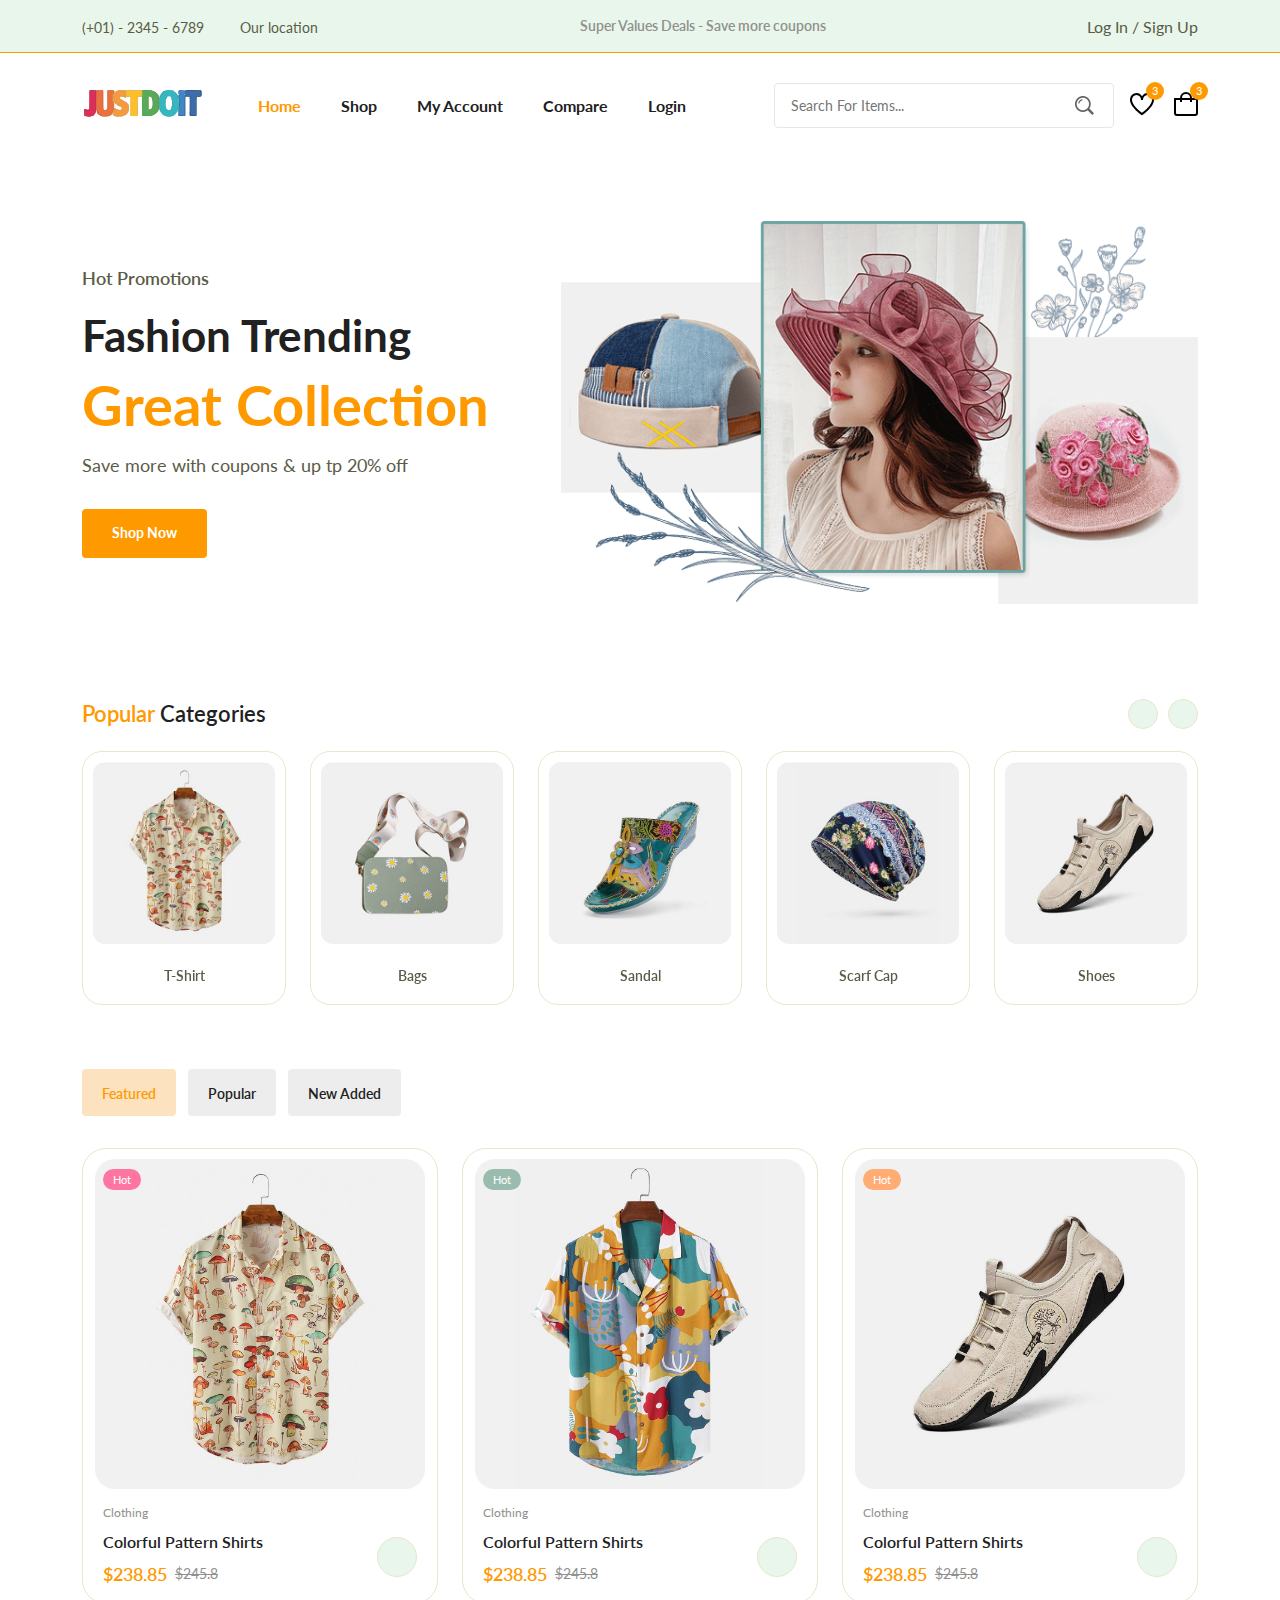
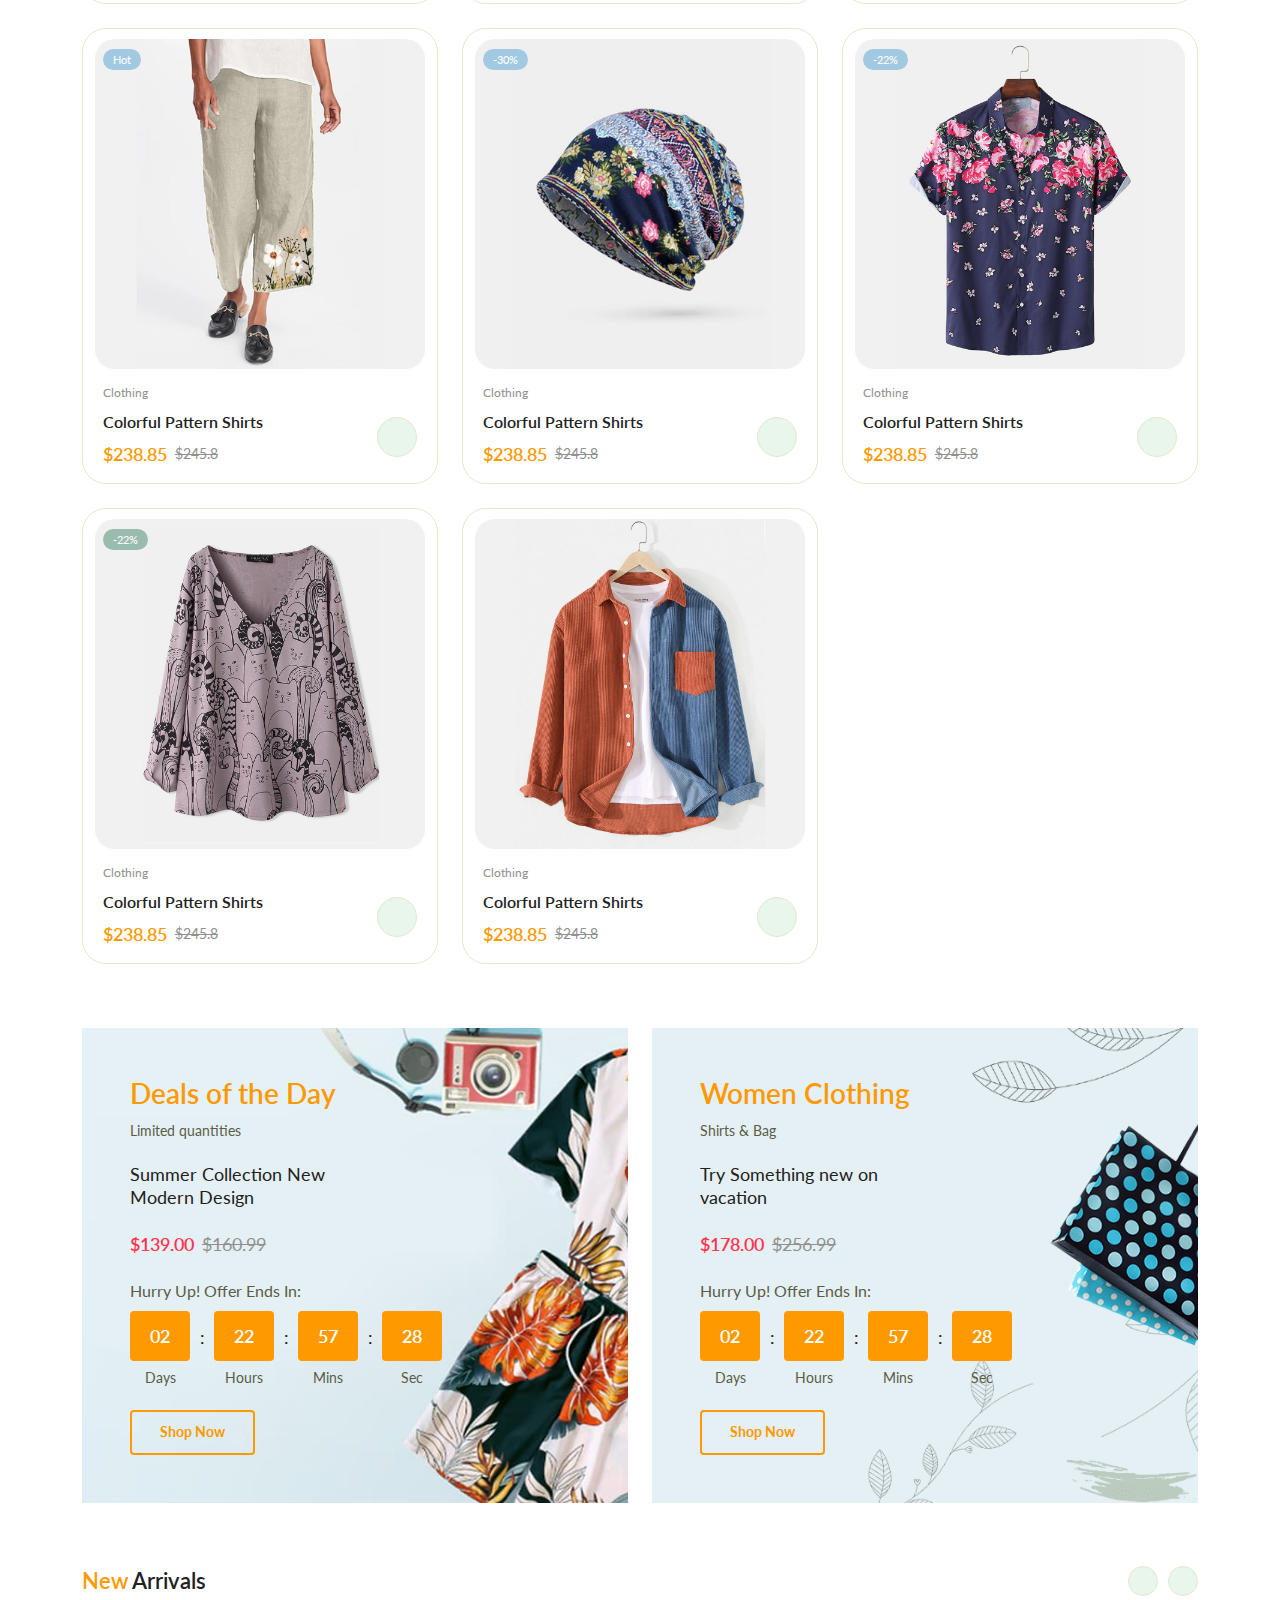
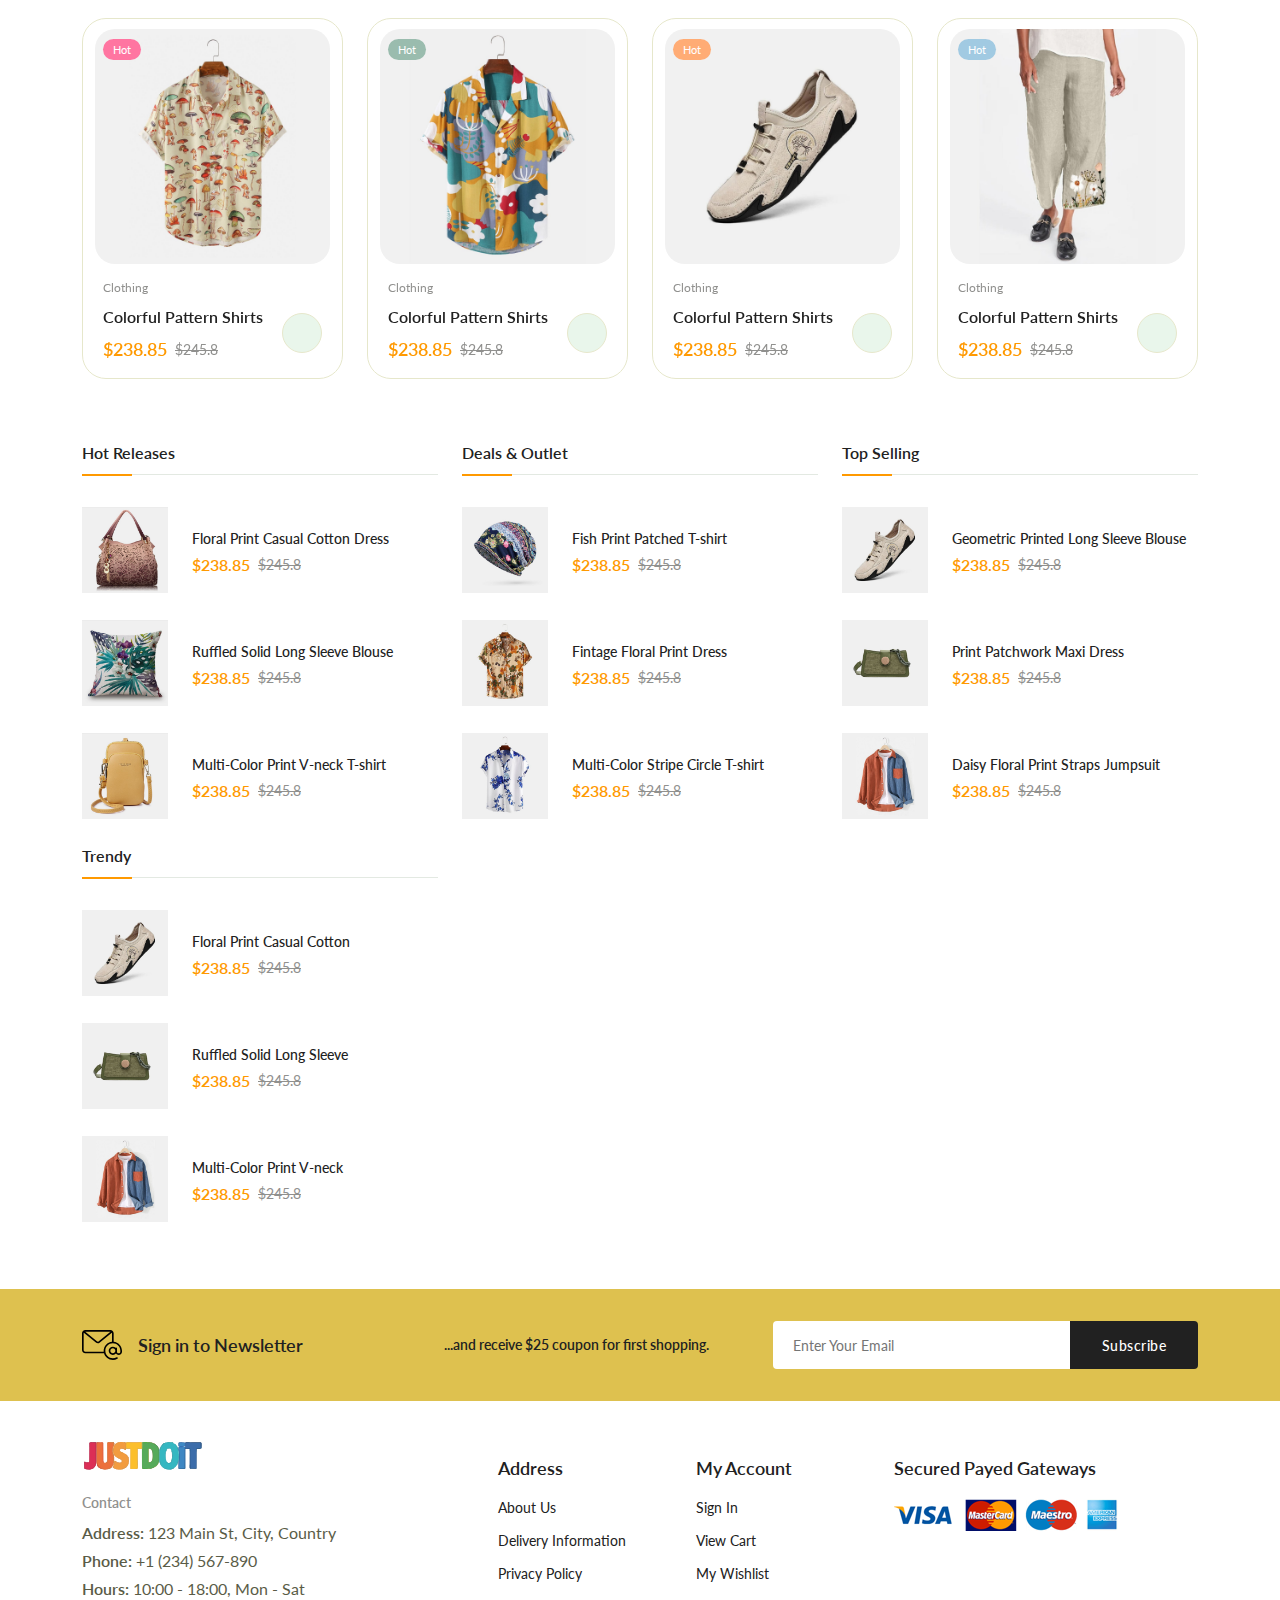
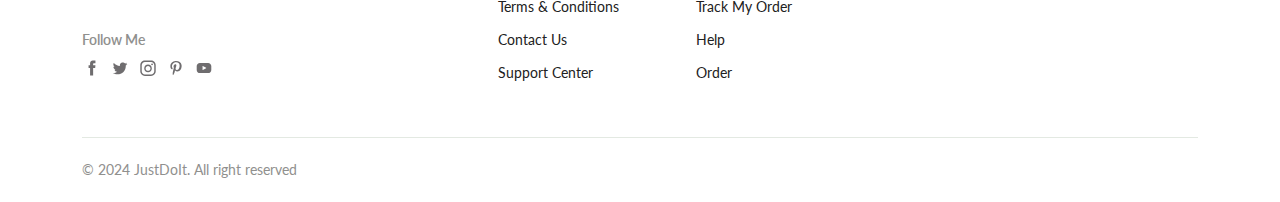
<file: index.html>
<!DOCTYPE html>
<html lang="en">
  <head>
    <meta charset="UTF-8" />
    <meta name="viewport" content="width=device-width, initial-scale=1.0" />

    <!--=============== FLATICON ===============-->
    <link
      rel="stylesheet"
      href="https://cdn-uicons.flaticon.com/2.0.0/uicons-regular-straight/css/uicons-regular-straight.css"
    />

    <!--=============== SWIPER CSS ===============-->
    <link
      rel="stylesheet"
      href="https://cdn.jsdelivr.net/npm/swiper@11/swiper-bundle.min.css"
    />

    <!--=============== CSS ===============-->
    <link rel="stylesheet" href="assets/css/styles.css" />

    <title>JustDoiT - Explore More With Us</title>
  </head>
  <body>
    <!--=============== HEADER ===============-->
    <header class="header">
      <div class="header__top">
        <div class="header__container container">
          <div class="header__contact">
            <span>(+01) - 2345 - 6789</span>
            <span>Our location</span>
          </div>
          <p class="header__alert-news">
            Super Values Deals - Save more coupons
          </p>
          <a href="login-register.html" class="header__top-action">
            Log In / Sign Up
          </a>
        </div>
      </div>

      <nav class="nav container">
        <a href="index.html" class="nav__logo">
          <img
            class="nav__logo-img"
            src="assets/img/logo.svg"
            alt="website logo"
          />
        </a>
        <div class="nav__menu" id="nav-menu">
          <div class="nav__menu-top">
            <a href="index.html" class="nav__menu-logo">
              <img src="./assets/img/logo.svg" alt="">
            </a>
            <div class="nav__close" id="nav-close">
              <i class="fi fi-rs-cross-small"></i>
            </div>
          </div>
          <ul class="nav__list">
            <li class="nav__item">
              <a href="index.html" class="nav__link active-link">Home</a>
            </li>
            <li class="nav__item">
              <a href="shop.html" class="nav__link">Shop</a>
            </li>
            <li class="nav__item">
              <a href="accounts.html" class="nav__link">My Account</a>
            </li>
            <li class="nav__item">
              <a href="compare.html" class="nav__link">Compare</a>
            </li>
            <li class="nav__item">
              <a href="login-register.html" class="nav__link">Login</a>
            </li>
          </ul>
          <div class="header__search">
            <input
              type="text"
              placeholder="Search For Items..."
              class="form__input"
            />
            <button class="search__btn">
              <img src="assets/img/search.png" alt="search icon" />
            </button>
          </div>
        </div>
        <div class="header__user-actions">
          <a href="wishlist.html" class="header__action-btn" title="Wishlist">
            <img src="assets/img/icon-heart.svg" alt="" />
            <span class="count">3</span>
          </a>
          <a href="cart.html" class="header__action-btn" title="Cart">
            <img src="assets/img/icon-cart.svg" alt="" />
            <span class="count">3</span>
          </a>
          <div class="header__action-btn nav__toggle" id="nav-toggle">
            <img src="./assets//img/menu-burger.svg" alt="">
          </div>
        </div>
      </nav>
    </header>

    <!--=============== MAIN ===============-->
    <main class="main">
      <!--=============== HOME ===============-->
      <section class="home section--lg">
        <div class="home__container container grid">
          <div class="home__content">
            <span class="home__subtitle">Hot Promotions</span>
            <h1 class="home__title">
              Fashion Trending <span>Great Collection</span>
            </h1>
            <p class="home__description">
              Save more with coupons & up tp 20% off
            </p>
            <a href="shop.html" class="btn">Shop Now</a>
          </div>
          <img src="assets/img/home-img.png" class="home__img" alt="hats" />
        </div>
      </section>

      <!--=============== CATEGORIES ===============-->
      <section class="categories container section">
        <h3 class="section__title"><span>Popular</span> Categories</h3>
        <div class="categories__container swiper">
          <div class="swiper-wrapper">
            <a href="shop.html" class="category__item swiper-slide">
              <img
                src="assets/img/category-1.jpg"
                alt=""
                class="category__img"
              />
              <h3 class="category__title">T-Shirt</h3>
            </a>
            <a href="shop.html" class="category__item swiper-slide">
              <img
                src="assets/img/category-2.jpg"
                alt=""
                class="category__img"
              />
              <h3 class="category__title">Bags</h3>
            </a>
            <a href="shop.html" class="category__item swiper-slide">
              <img
                src="assets/img/category-3.jpg"
                alt=""
                class="category__img"
              />
              <h3 class="category__title">Sandal</h3>
            </a>
            <a href="shop.html" class="category__item swiper-slide">
              <img
                src="assets/img/category-4.jpg"
                alt=""
                class="category__img"
              />
              <h3 class="category__title">Scarf Cap</h3>
            </a>
            <a href="shop.html" class="category__item swiper-slide">
              <img
                src="assets/img/category-5.jpg"
                alt=""
                class="category__img"
              />
              <h3 class="category__title">Shoes</h3>
            </a>
            <a href="shop.html" class="category__item swiper-slide">
              <img
                src="assets/img/category-6.jpg"
                alt=""
                class="category__img"
              />
              <h3 class="category__title">Pillowcase</h3>
            </a>
            <a href="shop.html" class="category__item swiper-slide">
              <img
                src="assets/img/category-7.jpg"
                alt=""
                class="category__img"
              />
              <h3 class="category__title">Jumpsuit</h3>
            </a>
            <a href="shop.html" class="category__item swiper-slide">
              <img
                src="assets/img/category-8.jpg"
                alt=""
                class="category__img"
              />
              <h3 class="category__title">Hats</h3>
            </a>
          </div>

          <div class="swiper-button-prev">
            <i class="fi fi-rs-angle-left"></i>
          </div>
          <div class="swiper-button-next">
            <i class="fi fi-rs-angle-right"></i>
          </div>
        </div>
      </section>

      <!--=============== PRODUCTS ===============-->
      <section class="products container section">
        <div class="tab__btns">
          <span class="tab__btn active-tab" data-target="#featured"
            >Featured</span
          >
          <span class="tab__btn" data-target="#popular">Popular</span>
          <span class="tab__btn" data-target="#new-added">New Added</span>
        </div>

        <div class="tab__items">
          <div class="tab__item active-tab" content id="featured">
            <div class="products__container grid">
              <div class="product__item">
                <div class="product__banner">
                  <a href="details.html" class="product__images">
                    <img
                      src="assets/img/product-1-1.jpg"
                      alt=""
                      class="product__img default"
                    />
                    <img
                      src="assets/img/product-1-2.jpg"
                      alt=""
                      class="product__img hover"
                    />
                  </a>
                  <div class="product__actions">
                    <a href="#" class="action__btn" aria-label="Quick View">
                      <i class="fi fi-rs-eye"></i>
                    </a>
                    <a
                      href="#"
                      class="action__btn"
                      aria-label="Add to Wishlist"
                    >
                      <i class="fi fi-rs-heart"></i>
                    </a>
                    <a href="#" class="action__btn" aria-label="Compare">
                      <i class="fi fi-rs-shuffle"></i>
                    </a>
                  </div>
                  <div class="product__badge light-pink">Hot</div>
                </div>
                <div class="product__content">
                  <span class="product__category">Clothing</span>
                  <a href="details.html">
                    <h3 class="product__title">Colorful Pattern Shirts</h3>
                  </a>
                  <div class="product__rating">
                    <i class="fi fi-rs-star"></i>
                    <i class="fi fi-rs-star"></i>
                    <i class="fi fi-rs-star"></i>
                    <i class="fi fi-rs-star"></i>
                    <i class="fi fi-rs-star"></i>
                  </div>
                  <div class="product__price flex">
                    <span class="new__price">$238.85</span>
                    <span class="old__price">$245.8</span>
                  </div>
                  <a
                    href="#"
                    class="action__btn cart__btn"
                    aria-label="Add To Cart"
                  >
                    <i class="fi fi-rs-shopping-bag-add"></i>
                  </a>
                </div>
              </div>
              <div class="product__item">
                <div class="product__banner">
                  <a href="details.html" class="product__images">
                    <img
                      src="assets/img/product-2-1.jpg"
                      alt=""
                      class="product__img default"
                    />
                    <img
                      src="assets/img/product-2-2.jpg"
                      alt=""
                      class="product__img hover"
                    />
                  </a>
                  <div class="product__actions">
                    <a href="#" class="action__btn" aria-label="Quick View">
                      <i class="fi fi-rs-eye"></i>
                    </a>
                    <a
                      href="#"
                      class="action__btn"
                      aria-label="Add to Wishlist"
                    >
                      <i class="fi fi-rs-heart"></i>
                    </a>
                    <a href="#" class="action__btn" aria-label="Compare">
                      <i class="fi fi-rs-shuffle"></i>
                    </a>
                  </div>
                  <div class="product__badge light-green">Hot</div>
                </div>
                <div class="product__content">
                  <span class="product__category">Clothing</span>
                  <a href="details.html">
                    <h3 class="product__title">Colorful Pattern Shirts</h3>
                  </a>
                  <div class="product__rating">
                    <i class="fi fi-rs-star"></i>
                    <i class="fi fi-rs-star"></i>
                    <i class="fi fi-rs-star"></i>
                    <i class="fi fi-rs-star"></i>
                    <i class="fi fi-rs-star"></i>
                  </div>
                  <div class="product__price flex">
                    <span class="new__price">$238.85</span>
                    <span class="old__price">$245.8</span>
                  </div>
                  <a
                    href="#"
                    class="action__btn cart__btn"
                    aria-label="Add To Cart"
                  >
                    <i class="fi fi-rs-shopping-bag-add"></i>
                  </a>
                </div>
              </div>
              <div class="product__item">
                <div class="product__banner">
                  <a href="details.html" class="product__images">
                    <img
                      src="assets/img/product-3-1.jpg"
                      alt=""
                      class="product__img default"
                    />
                    <img
                      src="assets/img/product-3-2.jpg"
                      alt=""
                      class="product__img hover"
                    />
                  </a>
                  <div class="product__actions">
                    <a href="#" class="action__btn" aria-label="Quick View">
                      <i class="fi fi-rs-eye"></i>
                    </a>
                    <a
                      href="#"
                      class="action__btn"
                      aria-label="Add to Wishlist"
                    >
                      <i class="fi fi-rs-heart"></i>
                    </a>
                    <a href="#" class="action__btn" aria-label="Compare">
                      <i class="fi fi-rs-shuffle"></i>
                    </a>
                  </div>
                  <div class="product__badge light-orange">Hot</div>
                </div>
                <div class="product__content">
                  <span class="product__category">Clothing</span>
                  <a href="details.html">
                    <h3 class="product__title">Colorful Pattern Shirts</h3>
                  </a>
                  <div class="product__rating">
                    <i class="fi fi-rs-star"></i>
                    <i class="fi fi-rs-star"></i>
                    <i class="fi fi-rs-star"></i>
                    <i class="fi fi-rs-star"></i>
                    <i class="fi fi-rs-star"></i>
                  </div>
                  <div class="product__price flex">
                    <span class="new__price">$238.85</span>
                    <span class="old__price">$245.8</span>
                  </div>
                  <a
                    href="#"
                    class="action__btn cart__btn"
                    aria-label="Add To Cart"
                  >
                    <i class="fi fi-rs-shopping-bag-add"></i>
                  </a>
                </div>
              </div>
              <div class="product__item">
                <div class="product__banner">
                  <a href="details.html" class="product__images">
                    <img
                      src="assets/img/product-4-1.jpg"
                      alt=""
                      class="product__img default"
                    />
                    <img
                      src="assets/img/product-4-2.jpg"
                      alt=""
                      class="product__img hover"
                    />
                  </a>
                  <div class="product__actions">
                    <a href="#" class="action__btn" aria-label="Quick View">
                      <i class="fi fi-rs-eye"></i>
                    </a>
                    <a
                      href="#"
                      class="action__btn"
                      aria-label="Add to Wishlist"
                    >
                      <i class="fi fi-rs-heart"></i>
                    </a>
                    <a href="#" class="action__btn" aria-label="Compare">
                      <i class="fi fi-rs-shuffle"></i>
                    </a>
                  </div>
                  <div class="product__badge light-blue">Hot</div>
                </div>
                <div class="product__content">
                  <span class="product__category">Clothing</span>
                  <a href="details.html">
                    <h3 class="product__title">Colorful Pattern Shirts</h3>
                  </a>
                  <div class="product__rating">
                    <i class="fi fi-rs-star"></i>
                    <i class="fi fi-rs-star"></i>
                    <i class="fi fi-rs-star"></i>
                    <i class="fi fi-rs-star"></i>
                    <i class="fi fi-rs-star"></i>
                  </div>
                  <div class="product__price flex">
                    <span class="new__price">$238.85</span>
                    <span class="old__price">$245.8</span>
                  </div>
                  <a
                    href="#"
                    class="action__btn cart__btn"
                    aria-label="Add To Cart"
                  >
                    <i class="fi fi-rs-shopping-bag-add"></i>
                  </a>
                </div>
              </div>
              <div class="product__item">
                <div class="product__banner">
                  <a href="details.html" class="product__images">
                    <img
                      src="assets/img/product-5-1.jpg"
                      alt=""
                      class="product__img default"
                    />
                    <img
                      src="assets/img/product-5-2.jpg"
                      alt=""
                      class="product__img hover"
                    />
                  </a>
                  <div class="product__actions">
                    <a href="#" class="action__btn" aria-label="Quick View">
                      <i class="fi fi-rs-eye"></i>
                    </a>
                    <a
                      href="#"
                      class="action__btn"
                      aria-label="Add to Wishlist"
                    >
                      <i class="fi fi-rs-heart"></i>
                    </a>
                    <a href="#" class="action__btn" aria-label="Compare">
                      <i class="fi fi-rs-shuffle"></i>
                    </a>
                  </div>
                  <div class="product__badge light-blue">-30%</div>
                </div>
                <div class="product__content">
                  <span class="product__category">Clothing</span>
                  <a href="details.html">
                    <h3 class="product__title">Colorful Pattern Shirts</h3>
                  </a>
                  <div class="product__rating">
                    <i class="fi fi-rs-star"></i>
                    <i class="fi fi-rs-star"></i>
                    <i class="fi fi-rs-star"></i>
                    <i class="fi fi-rs-star"></i>
                    <i class="fi fi-rs-star"></i>
                  </div>
                  <div class="product__price flex">
                    <span class="new__price">$238.85</span>
                    <span class="old__price">$245.8</span>
                  </div>
                  <a
                    href="#"
                    class="action__btn cart__btn"
                    aria-label="Add To Cart"
                  >
                    <i class="fi fi-rs-shopping-bag-add"></i>
                  </a>
                </div>
              </div>
              <div class="product__item">
                <div class="product__banner">
                  <a href="details.html" class="product__images">
                    <img
                      src="assets/img/product-6-1.jpg"
                      alt=""
                      class="product__img default"
                    />
                    <img
                      src="assets/img/product-6-2.jpg"
                      alt=""
                      class="product__img hover"
                    />
                  </a>
                  <div class="product__actions">
                    <a href="#" class="action__btn" aria-label="Quick View">
                      <i class="fi fi-rs-eye"></i>
                    </a>
                    <a
                      href="#"
                      class="action__btn"
                      aria-label="Add to Wishlist"
                    >
                      <i class="fi fi-rs-heart"></i>
                    </a>
                    <a href="#" class="action__btn" aria-label="Compare">
                      <i class="fi fi-rs-shuffle"></i>
                    </a>
                  </div>
                  <div class="product__badge light-blue">-22%</div>
                </div>
                <div class="product__content">
                  <span class="product__category">Clothing</span>
                  <a href="details.html">
                    <h3 class="product__title">Colorful Pattern Shirts</h3>
                  </a>
                  <div class="product__rating">
                    <i class="fi fi-rs-star"></i>
                    <i class="fi fi-rs-star"></i>
                    <i class="fi fi-rs-star"></i>
                    <i class="fi fi-rs-star"></i>
                    <i class="fi fi-rs-star"></i>
                  </div>
                  <div class="product__price flex">
                    <span class="new__price">$238.85</span>
                    <span class="old__price">$245.8</span>
                  </div>
                  <a
                    href="#"
                    class="action__btn cart__btn"
                    aria-label="Add To Cart"
                  >
                    <i class="fi fi-rs-shopping-bag-add"></i>
                  </a>
                </div>
              </div>
              <div class="product__item">
                <div class="product__banner">
                  <a href="details.html" class="product__images">
                    <img
                      src="assets/img/product-7-1.jpg"
                      alt=""
                      class="product__img default"
                    />
                    <img
                      src="assets/img/product-7-2.jpg"
                      alt=""
                      class="product__img hover"
                    />
                  </a>
                  <div class="product__actions">
                    <a href="#" class="action__btn" aria-label="Quick View">
                      <i class="fi fi-rs-eye"></i>
                    </a>
                    <a
                      href="#"
                      class="action__btn"
                      aria-label="Add to Wishlist"
                    >
                      <i class="fi fi-rs-heart"></i>
                    </a>
                    <a href="#" class="action__btn" aria-label="Compare">
                      <i class="fi fi-rs-shuffle"></i>
                    </a>
                  </div>
                  <div class="product__badge light-green">-22%</div>
                </div>
                <div class="product__content">
                  <span class="product__category">Clothing</span>
                  <a href="details.html">
                    <h3 class="product__title">Colorful Pattern Shirts</h3>
                  </a>
                  <div class="product__rating">
                    <i class="fi fi-rs-star"></i>
                    <i class="fi fi-rs-star"></i>
                    <i class="fi fi-rs-star"></i>
                    <i class="fi fi-rs-star"></i>
                    <i class="fi fi-rs-star"></i>
                  </div>
                  <div class="product__price flex">
                    <span class="new__price">$238.85</span>
                    <span class="old__price">$245.8</span>
                  </div>
                  <a
                    href="#"
                    class="action__btn cart__btn"
                    aria-label="Add To Cart"
                  >
                    <i class="fi fi-rs-shopping-bag-add"></i>
                  </a>
                </div>
              </div>
              <div class="product__item">
                <div class="product__banner">
                  <a href="details.html" class="product__images">
                    <img
                      src="assets/img/product-8-1.jpg"
                      alt=""
                      class="product__img default"
                    />
                    <img
                      src="assets/img/product-8-2.jpg"
                      alt=""
                      class="product__img hover"
                    />
                  </a>
                  <div class="product__actions">
                    <a href="#" class="action__btn" aria-label="Quick View">
                      <i class="fi fi-rs-eye"></i>
                    </a>
                    <a
                      href="#"
                      class="action__btn"
                      aria-label="Add to Wishlist"
                    >
                      <i class="fi fi-rs-heart"></i>
                    </a>
                    <a href="#" class="action__btn" aria-label="Compare">
                      <i class="fi fi-rs-shuffle"></i>
                    </a>
                  </div>
                </div>
                <div class="product__content">
                  <span class="product__category">Clothing</span>
                  <a href="details.html">
                    <h3 class="product__title">Colorful Pattern Shirts</h3>
                  </a>
                  <div class="product__rating">
                    <i class="fi fi-rs-star"></i>
                    <i class="fi fi-rs-star"></i>
                    <i class="fi fi-rs-star"></i>
                    <i class="fi fi-rs-star"></i>
                    <i class="fi fi-rs-star"></i>
                  </div>
                  <div class="product__price flex">
                    <span class="new__price">$238.85</span>
                    <span class="old__price">$245.8</span>
                  </div>
                  <a
                    href="#"
                    class="action__btn cart__btn"
                    aria-label="Add To Cart"
                  >
                    <i class="fi fi-rs-shopping-bag-add"></i>
                  </a>
                </div>
              </div>
            </div>
          </div>
          <div class="tab__item" content id="popular">
            <div class="products__container grid">
              <div class="product__item">
                <div class="product__banner">
                  <a href="details.html" class="product__images">
                    <img
                      src="assets/img/product-9-1.jpg"
                      alt=""
                      class="product__img default"
                    />
                    <img
                      src="assets/img/product-9-2.jpg"
                      alt=""
                      class="product__img hover"
                    />
                  </a>
                  <div class="product__actions">
                    <a href="#" class="action__btn" aria-label="Quick View">
                      <i class="fi fi-rs-eye"></i>
                    </a>
                    <a
                      href="#"
                      class="action__btn"
                      aria-label="Add to Wishlist"
                    >
                      <i class="fi fi-rs-heart"></i>
                    </a>
                    <a href="#" class="action__btn" aria-label="Compare">
                      <i class="fi fi-rs-shuffle"></i>
                    </a>
                  </div>
                  <div class="product__badge light-pink">Hot</div>
                </div>
                <div class="product__content">
                  <span class="product__category">Clothing</span>
                  <a href="details.html">
                    <h3 class="product__title">Colorful Pattern Shirts</h3>
                  </a>
                  <div class="product__rating">
                    <i class="fi fi-rs-star"></i>
                    <i class="fi fi-rs-star"></i>
                    <i class="fi fi-rs-star"></i>
                    <i class="fi fi-rs-star"></i>
                    <i class="fi fi-rs-star"></i>
                  </div>
                  <div class="product__price flex">
                    <span class="new__price">$238.85</span>
                    <span class="old__price">$245.8</span>
                  </div>
                  <a
                    href="#"
                    class="action__btn cart__btn"
                    aria-label="Add To Cart"
                  >
                    <i class="fi fi-rs-shopping-bag-add"></i>
                  </a>
                </div>
              </div>
              <div class="product__item">
                <div class="product__banner">
                  <a href="details.html" class="product__images">
                    <img
                      src="assets/img/product-2-1.jpg"
                      alt=""
                      class="product__img default"
                    />
                    <img
                      src="assets/img/product-2-2.jpg"
                      alt=""
                      class="product__img hover"
                    />
                  </a>
                  <div class="product__actions">
                    <a href="#" class="action__btn" aria-label="Quick View">
                      <i class="fi fi-rs-eye"></i>
                    </a>
                    <a
                      href="#"
                      class="action__btn"
                      aria-label="Add to Wishlist"
                    >
                      <i class="fi fi-rs-heart"></i>
                    </a>
                    <a href="#" class="action__btn" aria-label="Compare">
                      <i class="fi fi-rs-shuffle"></i>
                    </a>
                  </div>
                  <div class="product__badge light-green">Hot</div>
                </div>
                <div class="product__content">
                  <span class="product__category">Clothing</span>
                  <a href="details.html">
                    <h3 class="product__title">Colorful Pattern Shirts</h3>
                  </a>
                  <div class="product__rating">
                    <i class="fi fi-rs-star"></i>
                    <i class="fi fi-rs-star"></i>
                    <i class="fi fi-rs-star"></i>
                    <i class="fi fi-rs-star"></i>
                    <i class="fi fi-rs-star"></i>
                  </div>
                  <div class="product__price flex">
                    <span class="new__price">$238.85</span>
                    <span class="old__price">$245.8</span>
                  </div>
                  <a
                    href="#"
                    class="action__btn cart__btn"
                    aria-label="Add To Cart"
                  >
                    <i class="fi fi-rs-shopping-bag-add"></i>
                  </a>
                </div>
              </div>
              <div class="product__item">
                <div class="product__banner">
                  <a href="details.html" class="product__images">
                    <img
                      src="assets/img/product-10-1.jpg"
                      alt=""
                      class="product__img default"
                    />
                    <img
                      src="assets/img/product-10-2.jpg"
                      alt=""
                      class="product__img hover"
                    />
                  </a>
                  <div class="product__actions">
                    <a href="#" class="action__btn" aria-label="Quick View">
                      <i class="fi fi-rs-eye"></i>
                    </a>
                    <a
                      href="#"
                      class="action__btn"
                      aria-label="Add to Wishlist"
                    >
                      <i class="fi fi-rs-heart"></i>
                    </a>
                    <a href="#" class="action__btn" aria-label="Compare">
                      <i class="fi fi-rs-shuffle"></i>
                    </a>
                  </div>
                  <div class="product__badge light-orange">Hot</div>
                </div>
                <div class="product__content">
                  <span class="product__category">Clothing</span>
                  <a href="details.html">
                    <h3 class="product__title">Colorful Pattern Shirts</h3>
                  </a>
                  <div class="product__rating">
                    <i class="fi fi-rs-star"></i>
                    <i class="fi fi-rs-star"></i>
                    <i class="fi fi-rs-star"></i>
                    <i class="fi fi-rs-star"></i>
                    <i class="fi fi-rs-star"></i>
                  </div>
                  <div class="product__price flex">
                    <span class="new__price">$238.85</span>
                    <span class="old__price">$245.8</span>
                  </div>
                  <a
                    href="#"
                    class="action__btn cart__btn"
                    aria-label="Add To Cart"
                  >
                    <i class="fi fi-rs-shopping-bag-add"></i>
                  </a>
                </div>
              </div>
              <div class="product__item">
                <div class="product__banner">
                  <a href="details.html" class="product__images">
                    <img
                      src="assets/img/product-4-1.jpg"
                      alt=""
                      class="product__img default"
                    />
                    <img
                      src="assets/img/product-4-2.jpg"
                      alt=""
                      class="product__img hover"
                    />
                  </a>
                  <div class="product__actions">
                    <a href="#" class="action__btn" aria-label="Quick View">
                      <i class="fi fi-rs-eye"></i>
                    </a>
                    <a
                      href="#"
                      class="action__btn"
                      aria-label="Add to Wishlist"
                    >
                      <i class="fi fi-rs-heart"></i>
                    </a>
                    <a href="#" class="action__btn" aria-label="Compare">
                      <i class="fi fi-rs-shuffle"></i>
                    </a>
                  </div>
                  <div class="product__badge light-blue">Hot</div>
                </div>
                <div class="product__content">
                  <span class="product__category">Clothing</span>
                  <a href="details.html">
                    <h3 class="product__title">Colorful Pattern Shirts</h3>
                  </a>
                  <div class="product__rating">
                    <i class="fi fi-rs-star"></i>
                    <i class="fi fi-rs-star"></i>
                    <i class="fi fi-rs-star"></i>
                    <i class="fi fi-rs-star"></i>
                    <i class="fi fi-rs-star"></i>
                  </div>
                  <div class="product__price flex">
                    <span class="new__price">$238.85</span>
                    <span class="old__price">$245.8</span>
                  </div>
                  <a
                    href="#"
                    class="action__btn cart__btn"
                    aria-label="Add To Cart"
                  >
                    <i class="fi fi-rs-shopping-bag-add"></i>
                  </a>
                </div>
              </div>
              <div class="product__item">
                <div class="product__banner">
                  <a href="details.html" class="product__images">
                    <img
                      src="assets/img/product-5-1.jpg"
                      alt=""
                      class="product__img default"
                    />
                    <img
                      src="assets/img/product-5-2.jpg"
                      alt=""
                      class="product__img hover"
                    />
                  </a>
                  <div class="product__actions">
                    <a href="#" class="action__btn" aria-label="Quick View">
                      <i class="fi fi-rs-eye"></i>
                    </a>
                    <a
                      href="#"
                      class="action__btn"
                      aria-label="Add to Wishlist"
                    >
                      <i class="fi fi-rs-heart"></i>
                    </a>
                    <a href="#" class="action__btn" aria-label="Compare">
                      <i class="fi fi-rs-shuffle"></i>
                    </a>
                  </div>
                  <div class="product__badge light-blue">-30%</div>
                </div>
                <div class="product__content">
                  <span class="product__category">Clothing</span>
                  <a href="details.html">
                    <h3 class="product__title">Colorful Pattern Shirts</h3>
                  </a>
                  <div class="product__rating">
                    <i class="fi fi-rs-star"></i>
                    <i class="fi fi-rs-star"></i>
                    <i class="fi fi-rs-star"></i>
                    <i class="fi fi-rs-star"></i>
                    <i class="fi fi-rs-star"></i>
                  </div>
                  <div class="product__price flex">
                    <span class="new__price">$238.85</span>
                    <span class="old__price">$245.8</span>
                  </div>
                  <a
                    href="#"
                    class="action__btn cart__btn"
                    aria-label="Add To Cart"
                  >
                    <i class="fi fi-rs-shopping-bag-add"></i>
                  </a>
                </div>
              </div>
              <div class="product__item">
                <div class="product__banner">
                  <a href="details.html" class="product__images">
                    <img
                      src="assets/img/product-11-1.jpg"
                      alt=""
                      class="product__img default"
                    />
                    <img
                      src="assets/img/product-11-2.jpg"
                      alt=""
                      class="product__img hover"
                    />
                  </a>
                  <div class="product__actions">
                    <a href="#" class="action__btn" aria-label="Quick View">
                      <i class="fi fi-rs-eye"></i>
                    </a>
                    <a
                      href="#"
                      class="action__btn"
                      aria-label="Add to Wishlist"
                    >
                      <i class="fi fi-rs-heart"></i>
                    </a>
                    <a href="#" class="action__btn" aria-label="Compare">
                      <i class="fi fi-rs-shuffle"></i>
                    </a>
                  </div>
                  <div class="product__badge light-blue">-22%</div>
                </div>
                <div class="product__content">
                  <span class="product__category">Clothing</span>
                  <a href="details.html">
                    <h3 class="product__title">Colorful Pattern Shirts</h3>
                  </a>
                  <div class="product__rating">
                    <i class="fi fi-rs-star"></i>
                    <i class="fi fi-rs-star"></i>
                    <i class="fi fi-rs-star"></i>
                    <i class="fi fi-rs-star"></i>
                    <i class="fi fi-rs-star"></i>
                  </div>
                  <div class="product__price flex">
                    <span class="new__price">$238.85</span>
                    <span class="old__price">$245.8</span>
                  </div>
                  <a
                    href="#"
                    class="action__btn cart__btn"
                    aria-label="Add To Cart"
                  >
                    <i class="fi fi-rs-shopping-bag-add"></i>
                  </a>
                </div>
              </div>
              <div class="product__item">
                <div class="product__banner">
                  <a href="details.html" class="product__images">
                    <img
                      src="assets/img/product-7-1.jpg"
                      alt=""
                      class="product__img default"
                    />
                    <img
                      src="assets/img/product-7-2.jpg"
                      alt=""
                      class="product__img hover"
                    />
                  </a>
                  <div class="product__actions">
                    <a href="#" class="action__btn" aria-label="Quick View">
                      <i class="fi fi-rs-eye"></i>
                    </a>
                    <a
                      href="#"
                      class="action__btn"
                      aria-label="Add to Wishlist"
                    >
                      <i class="fi fi-rs-heart"></i>
                    </a>
                    <a href="#" class="action__btn" aria-label="Compare">
                      <i class="fi fi-rs-shuffle"></i>
                    </a>
                  </div>
                  <div class="product__badge light-green">-22%</div>
                </div>
                <div class="product__content">
                  <span class="product__category">Clothing</span>
                  <a href="details.html">
                    <h3 class="product__title">Colorful Pattern Shirts</h3>
                  </a>
                  <div class="product__rating">
                    <i class="fi fi-rs-star"></i>
                    <i class="fi fi-rs-star"></i>
                    <i class="fi fi-rs-star"></i>
                    <i class="fi fi-rs-star"></i>
                    <i class="fi fi-rs-star"></i>
                  </div>
                  <div class="product__price flex">
                    <span class="new__price">$238.85</span>
                    <span class="old__price">$245.8</span>
                  </div>
                  <a
                    href="#"
                    class="action__btn cart__btn"
                    aria-label="Add To Cart"
                  >
                    <i class="fi fi-rs-shopping-bag-add"></i>
                  </a>
                </div>
              </div>
              <div class="product__item">
                <div class="product__banner">
                  <a href="details.html" class="product__images">
                    <img
                      src="assets/img/product-8-1.jpg"
                      alt=""
                      class="product__img default"
                    />
                    <img
                      src="assets/img/product-8-2.jpg"
                      alt=""
                      class="product__img hover"
                    />
                  </a>
                  <div class="product__actions">
                    <a href="#" class="action__btn" aria-label="Quick View">
                      <i class="fi fi-rs-eye"></i>
                    </a>
                    <a
                      href="#"
                      class="action__btn"
                      aria-label="Add to Wishlist"
                    >
                      <i class="fi fi-rs-heart"></i>
                    </a>
                    <a href="#" class="action__btn" aria-label="Compare">
                      <i class="fi fi-rs-shuffle"></i>
                    </a>
                  </div>
                </div>
                <div class="product__content">
                  <span class="product__category">Clothing</span>
                  <a href="details.html">
                    <h3 class="product__title">Colorful Pattern Shirts</h3>
                  </a>
                  <div class="product__rating">
                    <i class="fi fi-rs-star"></i>
                    <i class="fi fi-rs-star"></i>
                    <i class="fi fi-rs-star"></i>
                    <i class="fi fi-rs-star"></i>
                    <i class="fi fi-rs-star"></i>
                  </div>
                  <div class="product__price flex">
                    <span class="new__price">$238.85</span>
                    <span class="old__price">$245.8</span>
                  </div>
                  <a
                    href="#"
                    class="action__btn cart__btn"
                    aria-label="Add To Cart"
                  >
                    <i class="fi fi-rs-shopping-bag-add"></i>
                  </a>
                </div>
              </div>
            </div>
          </div>
          <div class="tab__item" content id="new-added">
            <div class="products__container grid">
              <div class="product__item">
                <div class="product__banner">
                  <a href="details.html" class="product__images">
                    <img
                      src="assets/img/product-1-1.jpg"
                      alt=""
                      class="product__img default"
                    />
                    <img
                      src="assets/img/product-1-2.jpg"
                      alt=""
                      class="product__img hover"
                    />
                  </a>
                  <div class="product__actions">
                    <a href="#" class="action__btn" aria-label="Quick View">
                      <i class="fi fi-rs-eye"></i>
                    </a>
                    <a
                      href="#"
                      class="action__btn"
                      aria-label="Add to Wishlist"
                    >
                      <i class="fi fi-rs-heart"></i>
                    </a>
                    <a href="#" class="action__btn" aria-label="Compare">
                      <i class="fi fi-rs-shuffle"></i>
                    </a>
                  </div>
                  <div class="product__badge light-pink">Hot</div>
                </div>
                <div class="product__content">
                  <span class="product__category">Clothing</span>
                  <a href="details.html">
                    <h3 class="product__title">Colorful Pattern Shirts</h3>
                  </a>
                  <div class="product__rating">
                    <i class="fi fi-rs-star"></i>
                    <i class="fi fi-rs-star"></i>
                    <i class="fi fi-rs-star"></i>
                    <i class="fi fi-rs-star"></i>
                    <i class="fi fi-rs-star"></i>
                  </div>
                  <div class="product__price flex">
                    <span class="new__price">$238.85</span>
                    <span class="old__price">$245.8</span>
                  </div>
                  <a
                    href="#"
                    class="action__btn cart__btn"
                    aria-label="Add To Cart"
                  >
                    <i class="fi fi-rs-shopping-bag-add"></i>
                  </a>
                </div>
              </div>
              <div class="product__item">
                <div class="product__banner">
                  <a href="details.html" class="product__images">
                    <img
                      src="assets/img/product-12-1.jpg"
                      alt=""
                      class="product__img default"
                    />
                    <img
                      src="assets/img/product-12-2.jpg"
                      alt=""
                      class="product__img hover"
                    />
                  </a>
                  <div class="product__actions">
                    <a href="#" class="action__btn" aria-label="Quick View">
                      <i class="fi fi-rs-eye"></i>
                    </a>
                    <a
                      href="#"
                      class="action__btn"
                      aria-label="Add to Wishlist"
                    >
                      <i class="fi fi-rs-heart"></i>
                    </a>
                    <a href="#" class="action__btn" aria-label="Compare">
                      <i class="fi fi-rs-shuffle"></i>
                    </a>
                  </div>
                  <div class="product__badge light-green">Hot</div>
                </div>
                <div class="product__content">
                  <span class="product__category">Clothing</span>
                  <a href="details.html">
                    <h3 class="product__title">Colorful Pattern Shirts</h3>
                  </a>
                  <div class="product__rating">
                    <i class="fi fi-rs-star"></i>
                    <i class="fi fi-rs-star"></i>
                    <i class="fi fi-rs-star"></i>
                    <i class="fi fi-rs-star"></i>
                    <i class="fi fi-rs-star"></i>
                  </div>
                  <div class="product__price flex">
                    <span class="new__price">$238.85</span>
                    <span class="old__price">$245.8</span>
                  </div>
                  <a
                    href="#"
                    class="action__btn cart__btn"
                    aria-label="Add To Cart"
                  >
                    <i class="fi fi-rs-shopping-bag-add"></i>
                  </a>
                </div>
              </div>
              <div class="product__item">
                <div class="product__banner">
                  <a href="details.html" class="product__images">
                    <img
                      src="assets/img/product-13-1.jpg"
                      alt=""
                      class="product__img default"
                    />
                    <img
                      src="assets/img/product-13-2.jpg"
                      alt=""
                      class="product__img hover"
                    />
                  </a>
                  <div class="product__actions">
                    <a href="#" class="action__btn" aria-label="Quick View">
                      <i class="fi fi-rs-eye"></i>
                    </a>
                    <a
                      href="#"
                      class="action__btn"
                      aria-label="Add to Wishlist"
                    >
                      <i class="fi fi-rs-heart"></i>
                    </a>
                    <a href="#" class="action__btn" aria-label="Compare">
                      <i class="fi fi-rs-shuffle"></i>
                    </a>
                  </div>
                  <div class="product__badge light-orange">Hot</div>
                </div>
                <div class="product__content">
                  <span class="product__category">Clothing</span>
                  <a href="details.html">
                    <h3 class="product__title">Colorful Pattern Shirts</h3>
                  </a>
                  <div class="product__rating">
                    <i class="fi fi-rs-star"></i>
                    <i class="fi fi-rs-star"></i>
                    <i class="fi fi-rs-star"></i>
                    <i class="fi fi-rs-star"></i>
                    <i class="fi fi-rs-star"></i>
                  </div>
                  <div class="product__price flex">
                    <span class="new__price">$238.85</span>
                    <span class="old__price">$245.8</span>
                  </div>
                  <a
                    href="#"
                    class="action__btn cart__btn"
                    aria-label="Add To Cart"
                  >
                    <i class="fi fi-rs-shopping-bag-add"></i>
                  </a>
                </div>
              </div>
              <div class="product__item">
                <div class="product__banner">
                  <a href="details.html" class="product__images">
                    <img
                      src="assets/img/product-4-1.jpg"
                      alt=""
                      class="product__img default"
                    />
                    <img
                      src="assets/img/product-4-2.jpg"
                      alt=""
                      class="product__img hover"
                    />
                  </a>
                  <div class="product__actions">
                    <a href="#" class="action__btn" aria-label="Quick View">
                      <i class="fi fi-rs-eye"></i>
                    </a>
                    <a
                      href="#"
                      class="action__btn"
                      aria-label="Add to Wishlist"
                    >
                      <i class="fi fi-rs-heart"></i>
                    </a>
                    <a href="#" class="action__btn" aria-label="Compare">
                      <i class="fi fi-rs-shuffle"></i>
                    </a>
                  </div>
                  <div class="product__badge light-blue">Hot</div>
                </div>
                <div class="product__content">
                  <span class="product__category">Clothing</span>
                  <a href="details.html">
                    <h3 class="product__title">Colorful Pattern Shirts</h3>
                  </a>
                  <div class="product__rating">
                    <i class="fi fi-rs-star"></i>
                    <i class="fi fi-rs-star"></i>
                    <i class="fi fi-rs-star"></i>
                    <i class="fi fi-rs-star"></i>
                    <i class="fi fi-rs-star"></i>
                  </div>
                  <div class="product__price flex">
                    <span class="new__price">$238.85</span>
                    <span class="old__price">$245.8</span>
                  </div>
                  <a
                    href="#"
                    class="action__btn cart__btn"
                    aria-label="Add To Cart"
                  >
                    <i class="fi fi-rs-shopping-bag-add"></i>
                  </a>
                </div>
              </div>
              <div class="product__item">
                <div class="product__banner">
                  <a href="details.html" class="product__images">
                    <img
                      src="assets/img/product-10-1.jpg"
                      alt=""
                      class="product__img default"
                    />
                    <img
                      src="assets/img/product-10-2.jpg"
                      alt=""
                      class="product__img hover"
                    />
                  </a>
                  <div class="product__actions">
                    <a href="#" class="action__btn" aria-label="Quick View">
                      <i class="fi fi-rs-eye"></i>
                    </a>
                    <a
                      href="#"
                      class="action__btn"
                      aria-label="Add to Wishlist"
                    >
                      <i class="fi fi-rs-heart"></i>
                    </a>
                    <a href="#" class="action__btn" aria-label="Compare">
                      <i class="fi fi-rs-shuffle"></i>
                    </a>
                  </div>
                  <div class="product__badge light-blue">-30%</div>
                </div>
                <div class="product__content">
                  <span class="product__category">Clothing</span>
                  <a href="details.html">
                    <h3 class="product__title">Colorful Pattern Shirts</h3>
                  </a>
                  <div class="product__rating">
                    <i class="fi fi-rs-star"></i>
                    <i class="fi fi-rs-star"></i>
                    <i class="fi fi-rs-star"></i>
                    <i class="fi fi-rs-star"></i>
                    <i class="fi fi-rs-star"></i>
                  </div>
                  <div class="product__price flex">
                    <span class="new__price">$238.85</span>
                    <span class="old__price">$245.8</span>
                  </div>
                  <a
                    href="#"
                    class="action__btn cart__btn"
                    aria-label="Add To Cart"
                  >
                    <i class="fi fi-rs-shopping-bag-add"></i>
                  </a>
                </div>
              </div>
              <div class="product__item">
                <div class="product__banner">
                  <a href="details.html" class="product__images">
                    <img
                      src="assets/img/product-6-1.jpg"
                      alt=""
                      class="product__img default"
                    />
                    <img
                      src="assets/img/product-6-2.jpg"
                      alt=""
                      class="product__img hover"
                    />
                  </a>
                  <div class="product__actions">
                    <a href="#" class="action__btn" aria-label="Quick View">
                      <i class="fi fi-rs-eye"></i>
                    </a>
                    <a
                      href="#"
                      class="action__btn"
                      aria-label="Add to Wishlist"
                    >
                      <i class="fi fi-rs-heart"></i>
                    </a>
                    <a href="#" class="action__btn" aria-label="Compare">
                      <i class="fi fi-rs-shuffle"></i>
                    </a>
                  </div>
                  <div class="product__badge light-blue">-22%</div>
                </div>
                <div class="product__content">
                  <span class="product__category">Clothing</span>
                  <a href="details.html">
                    <h3 class="product__title">Colorful Pattern Shirts</h3>
                  </a>
                  <div class="product__rating">
                    <i class="fi fi-rs-star"></i>
                    <i class="fi fi-rs-star"></i>
                    <i class="fi fi-rs-star"></i>
                    <i class="fi fi-rs-star"></i>
                    <i class="fi fi-rs-star"></i>
                  </div>
                  <div class="product__price flex">
                    <span class="new__price">$238.85</span>
                    <span class="old__price">$245.8</span>
                  </div>
                  <a
                    href="#"
                    class="action__btn cart__btn"
                    aria-label="Add To Cart"
                  >
                    <i class="fi fi-rs-shopping-bag-add"></i>
                  </a>
                </div>
              </div>
              <div class="product__item">
                <div class="product__banner">
                  <a href="details.html" class="product__images">
                    <img
                      src="assets/img/product-9-1.jpg"
                      alt=""
                      class="product__img default"
                    />
                    <img
                      src="assets/img/product-9-2.jpg"
                      alt=""
                      class="product__img hover"
                    />
                  </a>
                  <div class="product__actions">
                    <a href="#" class="action__btn" aria-label="Quick View">
                      <i class="fi fi-rs-eye"></i>
                    </a>
                    <a
                      href="#"
                      class="action__btn"
                      aria-label="Add to Wishlist"
                    >
                      <i class="fi fi-rs-heart"></i>
                    </a>
                    <a href="#" class="action__btn" aria-label="Compare">
                      <i class="fi fi-rs-shuffle"></i>
                    </a>
                  </div>
                  <div class="product__badge light-green">-22%</div>
                </div>
                <div class="product__content">
                  <span class="product__category">Clothing</span>
                  <a href="details.html">
                    <h3 class="product__title">Colorful Pattern Shirts</h3>
                  </a>
                  <div class="product__rating">
                    <i class="fi fi-rs-star"></i>
                    <i class="fi fi-rs-star"></i>
                    <i class="fi fi-rs-star"></i>
                    <i class="fi fi-rs-star"></i>
                    <i class="fi fi-rs-star"></i>
                  </div>
                  <div class="product__price flex">
                    <span class="new__price">$238.85</span>
                    <span class="old__price">$245.8</span>
                  </div>
                  <a
                    href="#"
                    class="action__btn cart__btn"
                    aria-label="Add To Cart"
                  >
                    <i class="fi fi-rs-shopping-bag-add"></i>
                  </a>
                </div>
              </div>
              <div class="product__item">
                <div class="product__banner">
                  <a href="details.html" class="product__images">
                    <img
                      src="assets/img/product-8-1.jpg"
                      alt=""
                      class="product__img default"
                    />
                    <img
                      src="assets/img/product-8-2.jpg"
                      alt=""
                      class="product__img hover"
                    />
                  </a>
                  <div class="product__actions">
                    <a href="#" class="action__btn" aria-label="Quick View">
                      <i class="fi fi-rs-eye"></i>
                    </a>
                    <a
                      href="#"
                      class="action__btn"
                      aria-label="Add to Wishlist"
                    >
                      <i class="fi fi-rs-heart"></i>
                    </a>
                    <a href="#" class="action__btn" aria-label="Compare">
                      <i class="fi fi-rs-shuffle"></i>
                    </a>
                  </div>
                </div>
                <div class="product__content">
                  <span class="product__category">Clothing</span>
                  <a href="details.html">
                    <h3 class="product__title">Colorful Pattern Shirts</h3>
                  </a>
                  <div class="product__rating">
                    <i class="fi fi-rs-star"></i>
                    <i class="fi fi-rs-star"></i>
                    <i class="fi fi-rs-star"></i>
                    <i class="fi fi-rs-star"></i>
                    <i class="fi fi-rs-star"></i>
                  </div>
                  <div class="product__price flex">
                    <span class="new__price">$238.85</span>
                    <span class="old__price">$245.8</span>
                  </div>
                  <a
                    href="#"
                    class="action__btn cart__btn"
                    aria-label="Add To Cart"
                  >
                    <i class="fi fi-rs-shopping-bag-add"></i>
                  </a>
                </div>
              </div>
            </div>
          </div>
        </div>
      </section>

      <!--=============== DEALS ===============-->
      <section class="deals section">
        <div class="deals__container container grid">
          <div class="deals__item">
            <div class="deals__group">
              <h3 class="deals__brand">Deals of the Day</h3>
              <span class="deals__category">Limited quantities</span>
            </div>
            <h4 class="deals__title">Summer Collection New Modern Design</h4>
            <div class="deals__price flex">
              <span class="new__price">$139.00</span>
              <span class="old__price">$160.99</span>
            </div>
            <div class="deals__group">
              <p class="deals__countdown-text">Hurry Up! Offer Ends In:</p>
              <div class="countdown">
                <div class="countdown__amount">
                  <p class="countdown__period">02</p>
                  <span class="unit">Days</span>
                </div>
                <div class="countdown__amount">
                  <p class="countdown__period">22</p>
                  <span class="unit">Hours</span>
                </div>
                <div class="countdown__amount">
                  <p class="countdown__period">57</p>
                  <span class="unit">Mins</span>
                </div>
                <div class="countdown__amount">
                  <p class="countdown__period">28</p>
                  <span class="unit">Sec</span>
                </div>
              </div>
            </div>
            <div class="deals__btn">
              <a href="details.html" class="btn btn--md">Shop Now</a>
            </div>
          </div>
          <div class="deals__item">
            <div class="deals__group">
              <h3 class="deals__brand">Women Clothing</h3>
              <span class="deals__category">Shirts & Bag</span>
            </div>
            <h4 class="deals__title">Try Something new on vacation</h4>
            <div class="deals__price flex">
              <span class="new__price">$178.00</span>
              <span class="old__price">$256.99</span>
            </div>
            <div class="deals__group">
              <p class="deals__countdown-text">Hurry Up! Offer Ends In:</p>
              <div class="countdown">
                <div class="countdown__amount">
                  <p class="countdown__period">02</p>
                  <span class="unit">Days</span>
                </div>
                <div class="countdown__amount">
                  <p class="countdown__period">22</p>
                  <span class="unit">Hours</span>
                </div>
                <div class="countdown__amount">
                  <p class="countdown__period">57</p>
                  <span class="unit">Mins</span>
                </div>
                <div class="countdown__amount">
                  <p class="countdown__period">28</p>
                  <span class="unit">Sec</span>
                </div>
              </div>
            </div>
            <div class="deals__btn">
              <a href="details.html" class="btn btn--md">Shop Now</a>
            </div>
          </div>
        </div>
      </section>

      <!--=============== NEW ARRIVALS ===============-->
      <section class="new__arrivals container section">
        <h3 class="section__title"><span>New</span> Arrivals</h3>
        <div class="new__container swiper">
          <div class="swiper-wrapper">
            <div class="product__item swiper-slide">
              <div class="product__banner">
                <a href="details.html" class="product__images">
                  <img
                    src="assets/img/product-1-1.jpg"
                    alt=""
                    class="product__img default"
                  />
                  <img
                    src="assets/img/product-1-2.jpg"
                    alt=""
                    class="product__img hover"
                  />
                </a>
                <div class="product__actions">
                  <a href="#" class="action__btn" aria-label="Quick View">
                    <i class="fi fi-rs-eye"></i>
                  </a>
                  <a href="#" class="action__btn" aria-label="Add to Wishlist">
                    <i class="fi fi-rs-heart"></i>
                  </a>
                  <a href="#" class="action__btn" aria-label="Compare">
                    <i class="fi fi-rs-shuffle"></i>
                  </a>
                </div>
                <div class="product__badge light-pink">Hot</div>
              </div>
              <div class="product__content">
                <span class="product__category">Clothing</span>
                <a href="details.html">
                  <h3 class="product__title">Colorful Pattern Shirts</h3>
                </a>
                <div class="product__rating">
                  <i class="fi fi-rs-star"></i>
                  <i class="fi fi-rs-star"></i>
                  <i class="fi fi-rs-star"></i>
                  <i class="fi fi-rs-star"></i>
                  <i class="fi fi-rs-star"></i>
                </div>
                <div class="product__price flex">
                  <span class="new__price">$238.85</span>
                  <span class="old__price">$245.8</span>
                </div>
                <a
                  href="#"
                  class="action__btn cart__btn"
                  aria-label="Add To Cart"
                >
                  <i class="fi fi-rs-shopping-bag-add"></i>
                </a>
              </div>
            </div>
            <div class="product__item swiper-slide">
              <div class="product__banner">
                <a href="details.html" class="product__images">
                  <img
                    src="assets/img/product-2-1.jpg"
                    alt=""
                    class="product__img default"
                  />
                  <img
                    src="assets/img/product-2-2.jpg"
                    alt=""
                    class="product__img hover"
                  />
                </a>
                <div class="product__actions">
                  <a href="#" class="action__btn" aria-label="Quick View">
                    <i class="fi fi-rs-eye"></i>
                  </a>
                  <a href="#" class="action__btn" aria-label="Add to Wishlist">
                    <i class="fi fi-rs-heart"></i>
                  </a>
                  <a href="#" class="action__btn" aria-label="Compare">
                    <i class="fi fi-rs-shuffle"></i>
                  </a>
                </div>
                <div class="product__badge light-green">Hot</div>
              </div>
              <div class="product__content">
                <span class="product__category">Clothing</span>
                <a href="details.html">
                  <h3 class="product__title">Colorful Pattern Shirts</h3>
                </a>
                <div class="product__rating">
                  <i class="fi fi-rs-star"></i>
                  <i class="fi fi-rs-star"></i>
                  <i class="fi fi-rs-star"></i>
                  <i class="fi fi-rs-star"></i>
                  <i class="fi fi-rs-star"></i>
                </div>
                <div class="product__price flex">
                  <span class="new__price">$238.85</span>
                  <span class="old__price">$245.8</span>
                </div>
                <a
                  href="#"
                  class="action__btn cart__btn"
                  aria-label="Add To Cart"
                >
                  <i class="fi fi-rs-shopping-bag-add"></i>
                </a>
              </div>
            </div>
            <div class="product__item swiper-slide">
              <div class="product__banner">
                <a href="details.html" class="product__images">
                  <img
                    src="assets/img/product-3-1.jpg"
                    alt=""
                    class="product__img default"
                  />
                  <img
                    src="assets/img/product-3-2.jpg"
                    alt=""
                    class="product__img hover"
                  />
                </a>
                <div class="product__actions">
                  <a href="#" class="action__btn" aria-label="Quick View">
                    <i class="fi fi-rs-eye"></i>
                  </a>
                  <a href="#" class="action__btn" aria-label="Add to Wishlist">
                    <i class="fi fi-rs-heart"></i>
                  </a>
                  <a href="#" class="action__btn" aria-label="Compare">
                    <i class="fi fi-rs-shuffle"></i>
                  </a>
                </div>
                <div class="product__badge light-orange">Hot</div>
              </div>
              <div class="product__content">
                <span class="product__category">Clothing</span>
                <a href="details.html">
                  <h3 class="product__title">Colorful Pattern Shirts</h3>
                </a>
                <div class="product__rating">
                  <i class="fi fi-rs-star"></i>
                  <i class="fi fi-rs-star"></i>
                  <i class="fi fi-rs-star"></i>
                  <i class="fi fi-rs-star"></i>
                  <i class="fi fi-rs-star"></i>
                </div>
                <div class="product__price flex">
                  <span class="new__price">$238.85</span>
                  <span class="old__price">$245.8</span>
                </div>
                <a
                  href="#"
                  class="action__btn cart__btn"
                  aria-label="Add To Cart"
                >
                  <i class="fi fi-rs-shopping-bag-add"></i>
                </a>
              </div>
            </div>
            <div class="product__item swiper-slide">
              <div class="product__banner">
                <a href="details.html" class="product__images">
                  <img
                    src="assets/img/product-4-1.jpg"
                    alt=""
                    class="product__img default"
                  />
                  <img
                    src="assets/img/product-4-2.jpg"
                    alt=""
                    class="product__img hover"
                  />
                </a>
                <div class="product__actions">
                  <a href="#" class="action__btn" aria-label="Quick View">
                    <i class="fi fi-rs-eye"></i>
                  </a>
                  <a href="#" class="action__btn" aria-label="Add to Wishlist">
                    <i class="fi fi-rs-heart"></i>
                  </a>
                  <a href="#" class="action__btn" aria-label="Compare">
                    <i class="fi fi-rs-shuffle"></i>
                  </a>
                </div>
                <div class="product__badge light-blue">Hot</div>
              </div>
              <div class="product__content">
                <span class="product__category">Clothing</span>
                <a href="details.html">
                  <h3 class="product__title">Colorful Pattern Shirts</h3>
                </a>
                <div class="product__rating">
                  <i class="fi fi-rs-star"></i>
                  <i class="fi fi-rs-star"></i>
                  <i class="fi fi-rs-star"></i>
                  <i class="fi fi-rs-star"></i>
                  <i class="fi fi-rs-star"></i>
                </div>
                <div class="product__price flex">
                  <span class="new__price">$238.85</span>
                  <span class="old__price">$245.8</span>
                </div>
                <a
                  href="#"
                  class="action__btn cart__btn"
                  aria-label="Add To Cart"
                >
                  <i class="fi fi-rs-shopping-bag-add"></i>
                </a>
              </div>
            </div>
            <div class="product__item swiper-slide">
              <div class="product__banner">
                <a href="details.html" class="product__images">
                  <img
                    src="assets/img/product-5-1.jpg"
                    alt=""
                    class="product__img default"
                  />
                  <img
                    src="assets/img/product-5-2.jpg"
                    alt=""
                    class="product__img hover"
                  />
                </a>
                <div class="product__actions">
                  <a href="#" class="action__btn" aria-label="Quick View">
                    <i class="fi fi-rs-eye"></i>
                  </a>
                  <a href="#" class="action__btn" aria-label="Add to Wishlist">
                    <i class="fi fi-rs-heart"></i>
                  </a>
                  <a href="#" class="action__btn" aria-label="Compare">
                    <i class="fi fi-rs-shuffle"></i>
                  </a>
                </div>
                <div class="product__badge light-blue">-30%</div>
              </div>
              <div class="product__content">
                <span class="product__category">Clothing</span>
                <a href="details.html">
                  <h3 class="product__title">Colorful Pattern Shirts</h3>
                </a>
                <div class="product__rating">
                  <i class="fi fi-rs-star"></i>
                  <i class="fi fi-rs-star"></i>
                  <i class="fi fi-rs-star"></i>
                  <i class="fi fi-rs-star"></i>
                  <i class="fi fi-rs-star"></i>
                </div>
                <div class="product__price flex">
                  <span class="new__price">$238.85</span>
                  <span class="old__price">$245.8</span>
                </div>
                <a
                  href="#"
                  class="action__btn cart__btn"
                  aria-label="Add To Cart"
                >
                  <i class="fi fi-rs-shopping-bag-add"></i>
                </a>
              </div>
            </div>
            <div class="product__item swiper-slide">
              <div class="product__banner">
                <a href="details.html" class="product__images">
                  <img
                    src="assets/img/product-6-1.jpg"
                    alt=""
                    class="product__img default"
                  />
                  <img
                    src="assets/img/product-6-2.jpg"
                    alt=""
                    class="product__img hover"
                  />
                </a>
                <div class="product__actions">
                  <a href="#" class="action__btn" aria-label="Quick View">
                    <i class="fi fi-rs-eye"></i>
                  </a>
                  <a href="#" class="action__btn" aria-label="Add to Wishlist">
                    <i class="fi fi-rs-heart"></i>
                  </a>
                  <a href="#" class="action__btn" aria-label="Compare">
                    <i class="fi fi-rs-shuffle"></i>
                  </a>
                </div>
                <div class="product__badge light-blue">-22%</div>
              </div>
              <div class="product__content">
                <span class="product__category">Clothing</span>
                <a href="details.html">
                  <h3 class="product__title">Colorful Pattern Shirts</h3>
                </a>
                <div class="product__rating">
                  <i class="fi fi-rs-star"></i>
                  <i class="fi fi-rs-star"></i>
                  <i class="fi fi-rs-star"></i>
                  <i class="fi fi-rs-star"></i>
                  <i class="fi fi-rs-star"></i>
                </div>
                <div class="product__price flex">
                  <span class="new__price">$238.85</span>
                  <span class="old__price">$245.8</span>
                </div>
                <a
                  href="#"
                  class="action__btn cart__btn"
                  aria-label="Add To Cart"
                >
                  <i class="fi fi-rs-shopping-bag-add"></i>
                </a>
              </div>
            </div>
            <div class="product__item swiper-slide">
              <div class="product__banner">
                <a href="details.html" class="product__images">
                  <img
                    src="assets/img/product-7-1.jpg"
                    alt=""
                    class="product__img default"
                  />
                  <img
                    src="assets/img/product-7-2.jpg"
                    alt=""
                    class="product__img hover"
                  />
                </a>
                <div class="product__actions">
                  <a href="#" class="action__btn" aria-label="Quick View">
                    <i class="fi fi-rs-eye"></i>
                  </a>
                  <a href="#" class="action__btn" aria-label="Add to Wishlist">
                    <i class="fi fi-rs-heart"></i>
                  </a>
                  <a href="#" class="action__btn" aria-label="Compare">
                    <i class="fi fi-rs-shuffle"></i>
                  </a>
                </div>
                <div class="product__badge light-green">-22%</div>
              </div>
              <div class="product__content">
                <span class="product__category">Clothing</span>
                <a href="details.html">
                  <h3 class="product__title">Colorful Pattern Shirts</h3>
                </a>
                <div class="product__rating">
                  <i class="fi fi-rs-star"></i>
                  <i class="fi fi-rs-star"></i>
                  <i class="fi fi-rs-star"></i>
                  <i class="fi fi-rs-star"></i>
                  <i class="fi fi-rs-star"></i>
                </div>
                <div class="product__price flex">
                  <span class="new__price">$238.85</span>
                  <span class="old__price">$245.8</span>
                </div>
                <a
                  href="#"
                  class="action__btn cart__btn"
                  aria-label="Add To Cart"
                >
                  <i class="fi fi-rs-shopping-bag-add"></i>
                </a>
              </div>
            </div>
          </div>

          <div class="swiper-button-prev">
            <i class="fi fi-rs-angle-left"></i>
          </div>
          <div class="swiper-button-next">
            <i class="fi fi-rs-angle-right"></i>
          </div>
        </div>
      </section>

      <!--=============== SHOWCASE ===============-->
      <section class="showcase section">
        <div class="showcase__container container grid">
          <div class="showcase__wrapper">
            <h3 class="section__title">Hot Releases</h3>
            <div class="showcase__item">
              <a href="details.html" class="showcase__img-box">
                <img
                  src="./assets/img/showcase-img-1.jpg"
                  alt=""
                  class="showcase__img"
                />
              </a>
              <div class="showcase__content">
                <a href="details.html">
                  <h4 class="showcase__title">
                    Floral Print Casual Cotton Dress
                  </h4>
                </a>
                <div class="showcase__price flex">
                  <span class="new__price">$238.85</span>
                  <span class="old__price">$245.8</span>
                </div>
              </div>
            </div>
            <div class="showcase__item">
              <a href="details.html" class="showcase__img-box">
                <img
                  src="./assets/img/showcase-img-2.jpg"
                  alt=""
                  class="showcase__img"
                />
              </a>
              <div class="showcase__content">
                <a href="details.html">
                  <h4 class="showcase__title">
                    Ruffled Solid Long Sleeve Blouse
                  </h4>
                </a>
                <div class="showcase__price flex">
                  <span class="new__price">$238.85</span>
                  <span class="old__price">$245.8</span>
                </div>
              </div>
            </div>
            <div class="showcase__item">
              <a href="details.html" class="showcase__img-box">
                <img
                  src="./assets/img/showcase-img-3.jpg"
                  alt=""
                  class="showcase__img"
                />
              </a>
              <div class="showcase__content">
                <a href="details.html">
                  <h4 class="showcase__title">
                    Multi-Color Print V-neck T-shirt
                  </h4>
                </a>
                <div class="showcase__price flex">
                  <span class="new__price">$238.85</span>
                  <span class="old__price">$245.8</span>
                </div>
              </div>
            </div>
          </div>
          <div class="showcase__wrapper">
            <h3 class="section__title">Deals & Outlet</h3>
            <div class="showcase__item">
              <a href="details.html" class="showcase__img-box">
                <img
                  src="./assets/img/showcase-img-4.jpg"
                  alt=""
                  class="showcase__img"
                />
              </a>
              <div class="showcase__content">
                <a href="details.html">
                  <h4 class="showcase__title">Fish Print Patched T-shirt</h4>
                </a>
                <div class="showcase__price flex">
                  <span class="new__price">$238.85</span>
                  <span class="old__price">$245.8</span>
                </div>
              </div>
            </div>
            <div class="showcase__item">
              <a href="details.html" class="showcase__img-box">
                <img
                  src="./assets/img/showcase-img-5.jpg"
                  alt=""
                  class="showcase__img"
                />
              </a>
              <div class="showcase__content">
                <a href="details.html">
                  <h4 class="showcase__title">Fintage Floral Print Dress</h4>
                </a>
                <div class="showcase__price flex">
                  <span class="new__price">$238.85</span>
                  <span class="old__price">$245.8</span>
                </div>
              </div>
            </div>
            <div class="showcase__item">
              <a href="details.html" class="showcase__img-box">
                <img
                  src="./assets/img/showcase-img-6.jpg"
                  alt=""
                  class="showcase__img"
                />
              </a>
              <div class="showcase__content">
                <a href="details.html">
                  <h4 class="showcase__title">
                    Multi-Color Stripe Circle T-shirt
                  </h4>
                </a>
                <div class="showcase__price flex">
                  <span class="new__price">$238.85</span>
                  <span class="old__price">$245.8</span>
                </div>
              </div>
            </div>
          </div>
          <div class="showcase__wrapper">
            <h3 class="section__title">Top Selling</h3>
            <div class="showcase__item">
              <a href="details.html" class="showcase__img-box">
                <img
                  src="./assets/img/showcase-img-7.jpg"
                  alt=""
                  class="showcase__img"
                />
              </a>
              <div class="showcase__content">
                <a href="details.html">
                  <h4 class="showcase__title">
                    Geometric Printed Long Sleeve Blouse
                  </h4>
                </a>
                <div class="showcase__price flex">
                  <span class="new__price">$238.85</span>
                  <span class="old__price">$245.8</span>
                </div>
              </div>
            </div>
            <div class="showcase__item">
              <a href="details.html" class="showcase__img-box">
                <img
                  src="./assets/img/showcase-img-8.jpg"
                  alt=""
                  class="showcase__img"
                />
              </a>
              <div class="showcase__content">
                <a href="details.html">
                  <h4 class="showcase__title">Print Patchwork Maxi Dress</h4>
                </a>
                <div class="showcase__price flex">
                  <span class="new__price">$238.85</span>
                  <span class="old__price">$245.8</span>
                </div>
              </div>
            </div>
            <div class="showcase__item">
              <a href="details.html" class="showcase__img-box">
                <img
                  src="./assets/img/showcase-img-9.jpg"
                  alt=""
                  class="showcase__img"
                />
              </a>
              <div class="showcase__content">
                <a href="details.html">
                  <h4 class="showcase__title">
                    Daisy Floral Print Straps Jumpsuit
                  </h4>
                </a>
                <div class="showcase__price flex">
                  <span class="new__price">$238.85</span>
                  <span class="old__price">$245.8</span>
                </div>
              </div>
            </div>
          </div>
          <div class="showcase__wrapper">
            <h3 class="section__title">Trendy</h3>
            <div class="showcase__item">
              <a href="details.html" class="showcase__img-box">
                <img
                  src="./assets/img/showcase-img-7.jpg"
                  alt=""
                  class="showcase__img"
                />
              </a>
              <div class="showcase__content">
                <a href="details.html">
                  <h4 class="showcase__title">Floral Print Casual Cotton</h4>
                </a>
                <div class="showcase__price flex">
                  <span class="new__price">$238.85</span>
                  <span class="old__price">$245.8</span>
                </div>
              </div>
            </div>
            <div class="showcase__item">
              <a href="details.html" class="showcase__img-box">
                <img
                  src="./assets/img/showcase-img-8.jpg"
                  alt=""
                  class="showcase__img"
                />
              </a>
              <div class="showcase__content">
                <a href="details.html">
                  <h4 class="showcase__title">Ruffled Solid Long Sleeve</h4>
                </a>
                <div class="showcase__price flex">
                  <span class="new__price">$238.85</span>
                  <span class="old__price">$245.8</span>
                </div>
              </div>
            </div>
            <div class="showcase__item">
              <a href="details.html" class="showcase__img-box">
                <img
                  src="./assets/img/showcase-img-9.jpg"
                  alt=""
                  class="showcase__img"
                />
              </a>
              <div class="showcase__content">
                <a href="details.html">
                  <h4 class="showcase__title">Multi-Color Print V-neck</h4>
                </a>
                <div class="showcase__price flex">
                  <span class="new__price">$238.85</span>
                  <span class="old__price">$245.8</span>
                </div>
              </div>
            </div>
          </div>
        </div>
      </section>

      <!--=============== NEWSLETTER ===============-->
      <section class="newsletter section home__newsletter">
        <div class="newsletter__container container grid">
          <h3 class="newsletter__title flex">
            <img
              src="./assets/img/icon-email.svg"
              alt=""
              class="newsletter__icon"
            />
            Sign in to Newsletter
          </h3>
          <p class="newsletter__description">
            ...and receive $25 coupon for first shopping.
          </p>
          <form action="" class="newsletter__form">
            <input
              type="text"
              placeholder="Enter Your Email"
              class="newsletter__input"
            />
            <button type="submit" class="newsletter__btn">Subscribe</button>
          </form>
        </div>
      </section>
    </main>

    <!--=============== FOOTER ===============-->
    <footer class="footer container">
      <div class="footer__container grid">
        <div class="footer__content">
          <a href="index.html" class="footer__logo">
            <img src="./assets/img/logo.svg" alt="" class="footer__logo-img" />
          </a>
          <h4 class="footer__subtitle">Contact</h4>
          <p class="footer__description">
            <span>Address:</span> 123 Main St, City, Country
          </p>
          <p class="footer__description">
            <span>Phone:</span>   +1 (234) 567-890
          </p>
          <p class="footer__description">
            <span>Hours:</span> 10:00 - 18:00, Mon - Sat
          </p>
          <div class="footer__social">
            <h4 class="footer__subtitle">Follow Me</h4>
            <div class="footer__links flex">
              <a href="#">
                <img
                  src="./assets/img/icon-facebook.svg"
                  alt=""
                  class="footer__social-icon"
                />
              </a>
              <a href="#">
                <img
                  src="./assets/img/icon-twitter.svg"
                  alt=""
                  class="footer__social-icon"
                />
              </a>
              <a href="#">
                <img
                  src="./assets/img/icon-instagram.svg"
                  alt=""
                  class="footer__social-icon"
                />
              </a>
              <a href="#">
                <img
                  src="./assets/img/icon-pinterest.svg"
                  alt=""
                  class="footer__social-icon"
                />
              </a>
              <a href="#">
                <img
                  src="./assets/img/icon-youtube.svg"
                  alt=""
                  class="footer__social-icon"
                />
              </a>
            </div>
          </div>
        </div>
        <div class="footer__content">
          <h3 class="footer__title">Address</h3>
          <ul class="footer__links">
            <li><a href="about.html" class="footer__link">About Us</a></li>
            <li><a href="#" class="footer__link">Delivery Information</a></li>
            <li><a href="#" class="footer__link">Privacy Policy</a></li>
            <li><a href="#" class="footer__link">Terms & Conditions</a></li>
            <li><a href="contact.html" class="footer__link">Contact Us</a></li>
            <li><a href="#" class="footer__link">Support Center</a></li>
          </ul>
        </div>
        <div class="footer__content">
          <h3 class="footer__title">My Account</h3>
          <ul class="footer__links">
            <li><a href="#" class="footer__link">Sign In</a></li>
            <li><a href="#" class="footer__link">View Cart</a></li>
            <li><a href="#" class="footer__link">My Wishlist</a></li>
            <li><a href="#" class="footer__link">Track My Order</a></li>
            <li><a href="#" class="footer__link">Help</a></li>
            <li><a href="#" class="footer__link">Order</a></li>
          </ul>
        </div>
        <div class="footer__content">
          <h3 class="footer__title">Secured Payed Gateways</h3>
          <img
            src="./assets/img/payment-method.png"
            alt=""
            class="payment__img"
          />
        </div>
      </div>
      <div class="footer__bottom">
        <p class="copyright">&copy; 2024 JustDoIt. All right reserved</p>
      </div>
    </footer>

    <!--=============== SWIPER JS ===============-->
    <script src="https://cdn.jsdelivr.net/npm/swiper@11/swiper-bundle.min.js"></script>

    <!--=============== MAIN JS ===============-->
    <script src="assets/js/main.js"></script>
  </body>
</html>
</file>
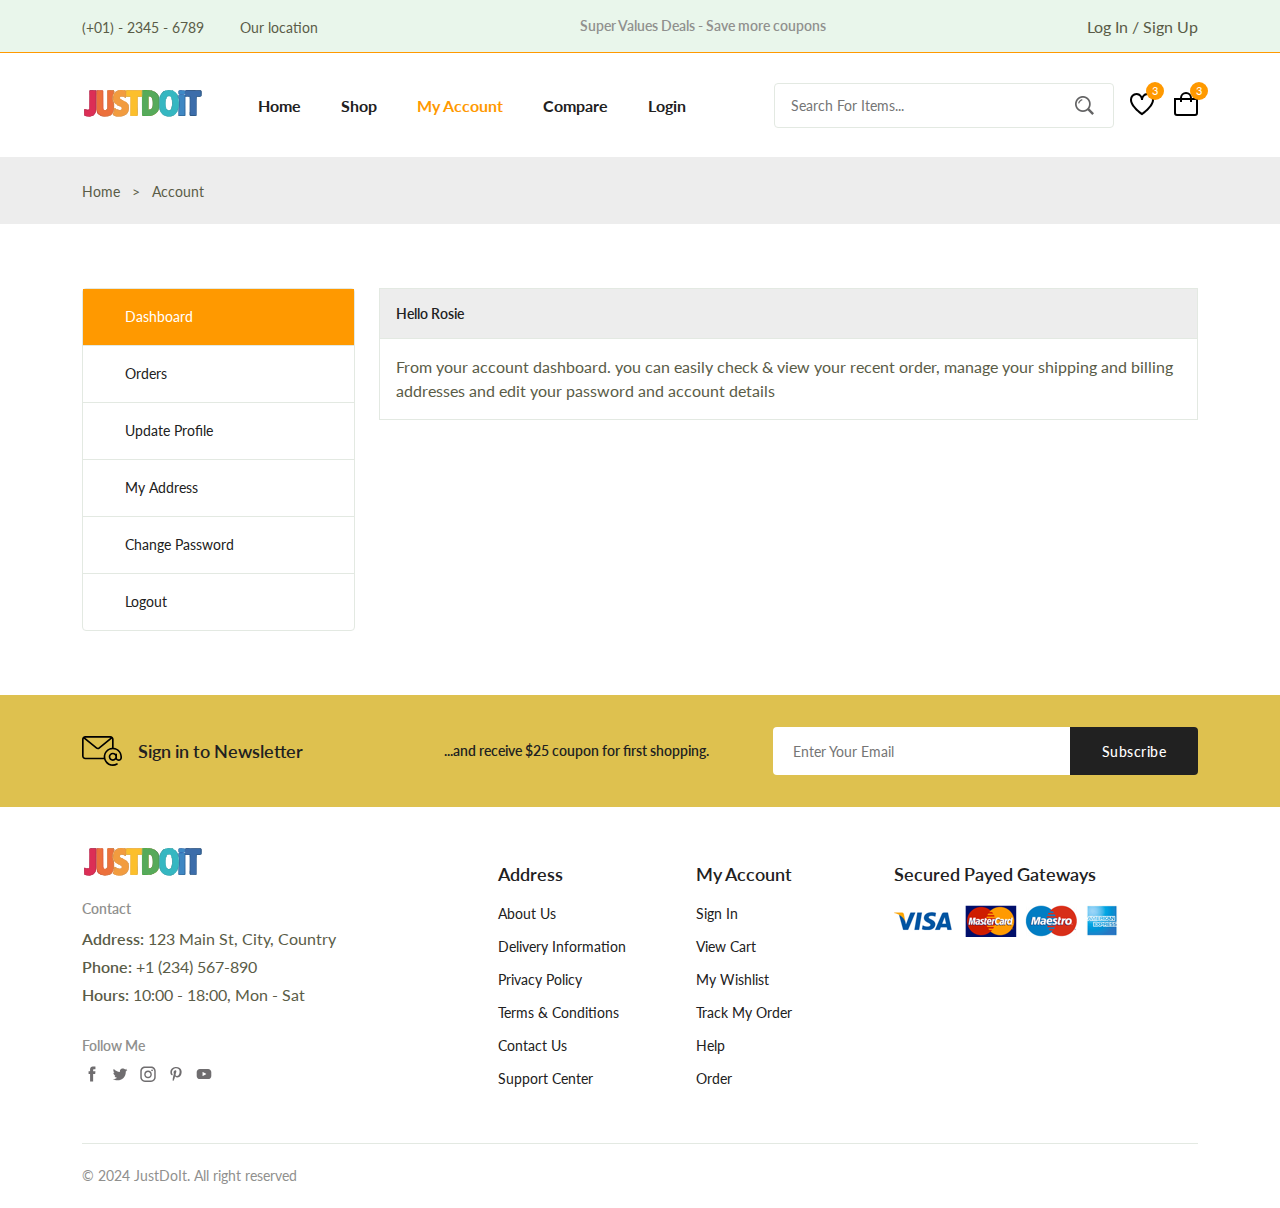
<file: accounts.html>
<!DOCTYPE html>
<html lang="en">
  <head>
    <meta charset="UTF-8" />
    <meta name="viewport" content="width=device-width, initial-scale=1.0" />

    <!--=============== FLATICON ===============-->
    <link
      rel="stylesheet"
      href="https://cdn-uicons.flaticon.com/2.0.0/uicons-regular-straight/css/uicons-regular-straight.css"
    />

    <!--=============== SWIPER CSS ===============-->
    <link
      rel="stylesheet"
      href="https://cdn.jsdelivr.net/npm/swiper@11/swiper-bundle.min.css"
    />

    <!--=============== CSS ===============-->
    <link rel="stylesheet" href="./assets/css/styles.css" />

    <title>JustDoiT - Explore More With Us</title>
  </head>
  <body>
    <!--=============== HEADER ===============-->
    <header class="header">
      <div class="header__top">
        <div class="header__container container">
          <div class="header__contact">
            <span>(+01) - 2345 - 6789</span>
            <span>Our location</span>
          </div>
          <p class="header__alert-news">
            Super Values Deals - Save more coupons
          </p>
          <a href="login-register.html" class="header__top-action">
            Log In / Sign Up
          </a>
        </div>
      </div>

      <nav class="nav container">
        <a href="index.html" class="nav__logo">
          <img
            class="nav__logo-img"
            src="assets/img/logo.svg"
            alt="website logo"
          />
        </a>
        <div class="nav__menu" id="nav-menu">
          <ul class="nav__list">
            <li class="nav__item">
              <a href="index.html" class="nav__link">Home</a>
            </li>
            <li class="nav__item">
              <a href="shop.html" class="nav__link">Shop</a>
            </li>
            <li class="nav__item">
              <a href="accounts.html" class="nav__link active-link"
                >My Account</a
              >
            </li>
            <li class="nav__item">
              <a href="compare.html" class="nav__link">Compare</a>
            </li>
            <li class="nav__item">
              <a href="login-register.html" class="nav__link">Login</a>
            </li>
          </ul>
          <div class="header__search">
            <input
              type="text"
              placeholder="Search For Items..."
              class="form__input"
            />
            <button class="search__btn">
              <img src="assets/img/search.png" alt="search icon" />
            </button>
          </div>
        </div>
        <div class="header__user-actions">
          <a href="wishlist.html" class="header__action-btn" title="Wishlist">
            <img src="assets/img/icon-heart.svg" alt="" />
            <span class="count">3</span>
          </a>
          <a href="cart.html" class="header__action-btn" title="Cart">
            <img src="assets/img/icon-cart.svg" alt="" />
            <span class="count">3</span>
          </a>
        </div>
      </nav>
    </header>

    <!--=============== MAIN ===============-->
    <main class="main">
      <!--=============== BREADCRUMB ===============-->
      <section class="breadcrumb">
        <ul class="breadcrumb__list flex container">
          <li><a href="index.html" class="breadcrumb__link">Home</a></li>
          <li><span class="breadcrumb__link">></span></li>
          <li><span class="breadcrumb__link">Account</span></li>
        </ul>
      </section>

      <!--=============== ACCOUNTS ===============-->
      <section class="accounts section--lg">
        <div class="accounts__container container grid">
          <div class="account__tabs">
            <p class="account__tab active-tab" data-target="#dashboard">
              <i class="fi fi-rs-settings-sliders"></i> Dashboard
            </p>
            <p class="account__tab" data-target="#orders">
              <i class="fi fi-rs-shopping-bag"></i> Orders
            </p>
            <p class="account__tab" data-target="#update-profile">
              <i class="fi fi-rs-user"></i> Update Profile
            </p>
            <p class="account__tab" data-target="#address">
              <i class="fi fi-rs-marker"></i> My Address
            </p>
            <p class="account__tab" data-target="#change-password">
              <i class="fi fi-rs-settings-sliders"></i> Change Password
            </p>
            <p class="account__tab"><i class="fi fi-rs-exit"></i> Logout</p>
          </div>
          <div class="tabs__content">
            <div class="tab__content active-tab" content id="dashboard">
              <h3 class="tab__header">Hello Rosie</h3>
              <div class="tab__body">
                <p class="tab__description">
                  From your account dashboard. you can easily check & view your
                  recent order, manage your shipping and billing addresses and
                  edit your password and account details
                </p>
              </div>
            </div>
            <div class="tab__content" content id="orders">
              <h3 class="tab__header">Your Orders</h3>
              <div class="tab__body">
                <table class="placed__order-table">
                  <thead>
                    <tr>
                      <th>Orders</th>
                      <th>Date</th>
                      <th>Status</th>
                      <th>Totals</th>
                      <th>Actions</th>
                    </tr>
                  </thead>
                  <tbody>
                    <tr>
                      <td>#1357</td>
                      <td>March 19, 2022</td>
                      <td>Processing</td>
                      <td>$125.00</td>
                      <td><a href="#" class="view__order">View</a></td>
                    </tr>
                    <tr>
                      <td>#2468</td>
                      <td>June 29, 2022</td>
                      <td>Completed</td>
                      <td>$364.00</td>
                      <td><a href="#" class="view__order">View</a></td>
                    </tr>
                    <tr>
                      <td>#2366</td>
                      <td>August 02, 2022</td>
                      <td>Completed</td>
                      <td>$280.00</td>
                      <td><a href="#" class="view__order">View</a></td>
                    </tr>
                  </tbody>
                </table>
              </div>
            </div>
            <div class="tab__content" content id="update-profile">
              <h3 class="tab__header">Update Profile</h3>
              <div class="tab__body">
                <form class="form grid">
                  <input
                    type="text"
                    placeholder="Username"
                    class="form__input"
                  />
                  <div class="form__btn">
                    <button class="btn btn--md">Save</button>
                  </div>
                </form>
              </div>
            </div>
            <div class="tab__content" content id="address">
              <h3 class="tab__header">Shipping Address</h3>
              <div class="tab__body">
                <address class="address">
                  3522 Interstate <br />
                  75 Business Spur, <br />
                  Sault Ste. <br />
                  Marie, Mi 49783
                </address>
                <p class="city">New York</p>
                <a href="#" class="edit">Edit</a>
              </div>
            </div>
            <div class="tab__content" content id="change-password">
              <h3 class="tab__header">Change Password</h3>
              <div class="tab__body">
                <form class="form grid">
                  <input
                    type="password"
                    placeholder="Current Password"
                    class="form__input"
                  />
                  <input
                    type="password"
                    placeholder="New Password"
                    class="form__input"
                  />
                  <input
                    type="password"
                    placeholder="Confirm Password"
                    class="form__input"
                  />
                  <div class="form__btn">
                    <button class="btn btn--md">Save</button>
                  </div>
                </form>
              </div>
            </div>
          </div>
        </div>
      </section>

      <!--=============== NEWSLETTER ===============-->
      <section class="newsletter section">
        <div class="newsletter__container container grid">
          <h3 class="newsletter__title flex">
            <img
              src="./assets/img/icon-email.svg"
              alt=""
              class="newsletter__icon"
            />
            Sign in to Newsletter
          </h3>
          <p class="newsletter__description">
            ...and receive $25 coupon for first shopping.
          </p>
          <form action="" class="newsletter__form">
            <input
              type="text"
              placeholder="Enter Your Email"
              class="newsletter__input"
            />
            <button type="submit" class="newsletter__btn">Subscribe</button>
          </form>
        </div>
      </section>
    </main>

    <!--=============== FOOTER ===============-->
    <footer class="footer container">
      <div class="footer__container grid">
        <div class="footer__content">
          <a href="index.html" class="footer__logo">
            <img src="./assets/img/logo.svg" alt="" class="footer__logo-img" />
          </a>
          <h4 class="footer__subtitle">Contact</h4>
          <p class="footer__description">
            <span>Address:</span> 123 Main St, City, Country
          </p>
          <p class="footer__description">
            <span>Phone:</span>   +1 (234) 567-890
          </p>
          <p class="footer__description">
            <span>Hours:</span> 10:00 - 18:00, Mon - Sat
          </p>
          <div class="footer__social">
            <h4 class="footer__subtitle">Follow Me</h4>
            <div class="footer__links flex">
              <a href="#">
                <img
                  src="./assets/img/icon-facebook.svg"
                  alt=""
                  class="footer__social-icon"
                />
              </a>
              <a href="#">
                <img
                  src="./assets/img/icon-twitter.svg"
                  alt=""
                  class="footer__social-icon"
                />
              </a>
              <a href="#">
                <img
                  src="./assets/img/icon-instagram.svg"
                  alt=""
                  class="footer__social-icon"
                />
              </a>
              <a href="#">
                <img
                  src="./assets/img/icon-pinterest.svg"
                  alt=""
                  class="footer__social-icon"
                />
              </a>
              <a href="#">
                <img
                  src="./assets/img/icon-youtube.svg"
                  alt=""
                  class="footer__social-icon"
                />
              </a>
            </div>
          </div>
        </div>
        <div class="footer__content">
          <h3 class="footer__title">Address</h3>
          <ul class="footer__links">
            <li><a href="about.html" class="footer__link">About Us</a></li>
            <li><a href="#" class="footer__link">Delivery Information</a></li>
            <li><a href="#" class="footer__link">Privacy Policy</a></li>
            <li><a href="#" class="footer__link">Terms & Conditions</a></li>
            <li><a href="contact.html" class="footer__link">Contact Us</a></li>
            <li><a href="#" class="footer__link">Support Center</a></li>
          </ul>
        </div>
        <div class="footer__content">
          <h3 class="footer__title">My Account</h3>
          <ul class="footer__links">
            <li><a href="#" class="footer__link">Sign In</a></li>
            <li><a href="#" class="footer__link">View Cart</a></li>
            <li><a href="#" class="footer__link">My Wishlist</a></li>
            <li><a href="#" class="footer__link">Track My Order</a></li>
            <li><a href="#" class="footer__link">Help</a></li>
            <li><a href="#" class="footer__link">Order</a></li>
          </ul>
        </div>
        <div class="footer__content">
          <h3 class="footer__title">Secured Payed Gateways</h3>
          <img
            src="./assets/img/payment-method.png"
            alt=""
            class="payment__img"
          />
        </div>
      </div>
      <div class="footer__bottom">
        <p class="copyright">&copy; 2024 JustDoIt. All right reserved</p>

      </div>
    </footer>

    <!--=============== SWIPER JS ===============-->
    <script src="https://cdn.jsdelivr.net/npm/swiper@11/swiper-bundle.min.js"></script>

    <!--=============== MAIN JS ===============-->
    <script src="assets/js/main.js"></script>
  </body>
</html>
</file>
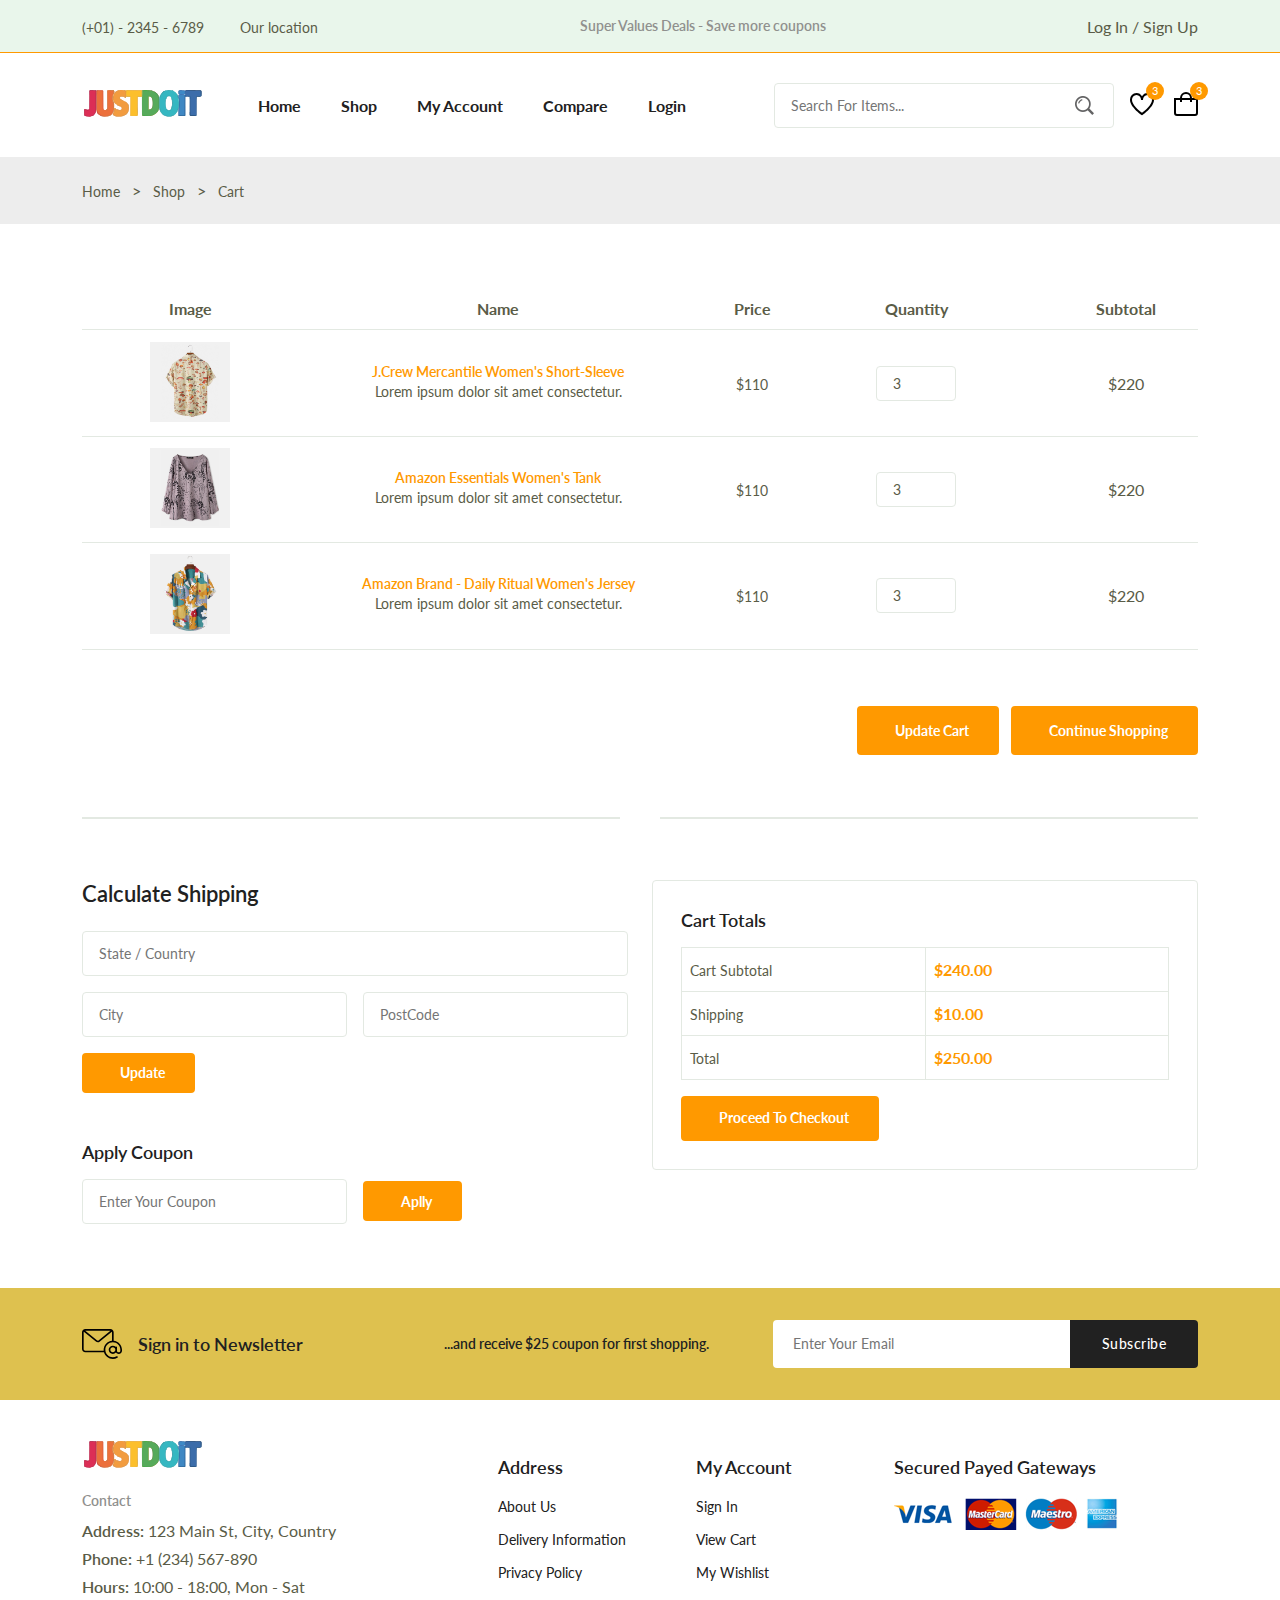
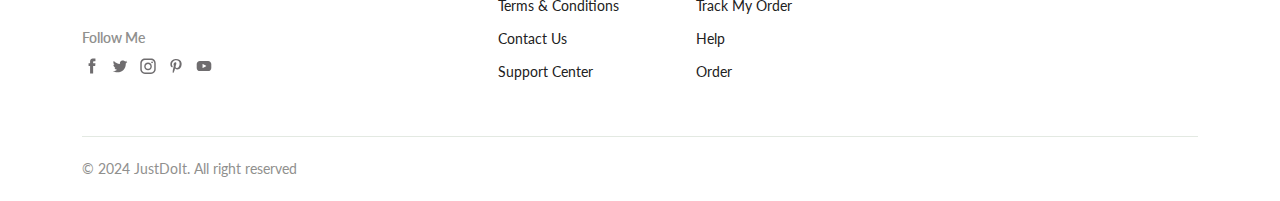
<file: cart.html>
<!DOCTYPE html>
<html lang="en">
  <head>
    <meta charset="UTF-8" />
    <meta name="viewport" content="width=device-width, initial-scale=1.0" />

    <!--=============== FLATICON ===============-->
    <link
      rel="stylesheet"
      href="https://cdn-uicons.flaticon.com/2.0.0/uicons-regular-straight/css/uicons-regular-straight.css"
    />

    <!--=============== SWIPER CSS ===============-->
    <link
      rel="stylesheet"
      href="https://cdn.jsdelivr.net/npm/swiper@11/swiper-bundle.min.css"
    />

    <!--=============== CSS ===============-->
    <link rel="stylesheet" href="./assets/css/styles.css" />

    <title>JustDoiT - Explore More With Us</title>
  </head>
  <body>
    <!--=============== HEADER ===============-->
    <header class="header">
      <div class="header__top">
        <div class="header__container container">
          <div class="header__contact">
            <span>(+01) - 2345 - 6789</span>
            <span>Our location</span>
          </div>
          <p class="header__alert-news">
            Super Values Deals - Save more coupons
          </p>
          <a href="login-register.html" class="header__top-action">
            Log In / Sign Up
          </a>
        </div>
      </div>

      <nav class="nav container">
        <a href="index.html" class="nav__logo">
          <img
            class="nav__logo-img"
            src="assets/img/logo.svg"
            alt="website logo"
          />
        </a>
        <div class="nav__menu" id="nav-menu">
          <ul class="nav__list">
            <li class="nav__item">
              <a href="index.html" class="nav__link">Home</a>
            </li>
            <li class="nav__item">
              <a href="shop.html" class="nav__link">Shop</a>
            </li>
            <li class="nav__item">
              <a href="accounts.html" class="nav__link">My Account</a>
            </li>
            <li class="nav__item">
              <a href="compare.html" class="nav__link">Compare</a>
            </li>
            <li class="nav__item">
              <a href="login-register.html" class="nav__link">Login</a>
            </li>
          </ul>
          <div class="header__search">
            <input
              type="text"
              placeholder="Search For Items..."
              class="form__input"
            />
            <button class="search__btn">
              <img src="assets/img/search.png" alt="search icon" />
            </button>
          </div>
        </div>
        <div class="header__user-actions">
          <a href="wishlist.html" class="header__action-btn" title="Wishlist">
            <img src="assets/img/icon-heart.svg" alt="" />
            <span class="count">3</span>
          </a>
          <a href="cart.html" class="header__action-btn" title="Cart">
            <img src="assets/img/icon-cart.svg" alt="" />
            <span class="count">3</span>
          </a>
        </div>
      </nav>
    </header>

    <!--=============== MAIN ===============-->
    <main class="main">
      <!--=============== BREADCRUMB ===============-->
      <section class="breadcrumb">
        <ul class="breadcrumb__list flex container">
          <li><a href="index.html" class="breadcrumb__link">Home</a></li>
          <li><span class="breadcrumb__link"></span>></li>
          <li><span class="breadcrumb__link">Shop</span></li>
          <li><span class="breadcrumb__link"></span>></li>
          <li><span class="breadcrumb__link">Cart</span></li>
        </ul>
      </section>

      <!--=============== CART ===============-->
      <section class="cart section--lg container">
        <div class="table__container">
          <table class="table">
            <thead>
              <tr>
                <th>Image</th>
                <th>Name</th>
                <th>Price</th>
                <th>Quantity</th>
                <th>Subtotal</th>
                <th>Rename</th>
              </tr>
            </thead>
            <tbody>
              <tr>
                <td>
                  <img
                    src="./assets//img/product-1-2.jpg"
                    alt=""
                    class="table__img"
                  />
                </td>
                <td>
                  <h3 class="table__title">
                    J.Crew Mercantile Women's Short-Sleeve
                  </h3>
                  <p class="table__description">
                    Lorem ipsum dolor sit amet consectetur.
                  </p>
                </td>
                <td>
                  <span class="table__price">$110</span>
                </td>
                <td><input type="number" value="3" class="quantity" /></td>
                <td><span class="subtotal">$220</span></td>
                <td><i class="fi fi-rs-trash table__trash"></i></td>
              </tr>
              <tr>
                <td>
                  <img
                    src="./assets//img/product-7-1.jpg"
                    alt=""
                    class="table__img"
                  />
                </td>
                <td>
                  <h3 class="table__title">Amazon Essentials Women's Tank</h3>
                  <p class="table__description">
                    Lorem ipsum dolor sit amet consectetur.
                  </p>
                </td>
                <td>
                  <span class="table__price">$110</span>
                </td>
                <td><input type="number" value="3" class="quantity" /></td>
                <td><span class="subtotal">$220</span></td>
                <td><i class="fi fi-rs-trash table__trash"></i></td>
              </tr>
              <tr>
                <td>
                  <img
                    src="./assets//img/product-2-1.jpg"
                    alt=""
                    class="table__img"
                  />
                </td>
                <td>
                  <h3 class="table__title">
                    Amazon Brand - Daily Ritual Women's Jersey
                  </h3>
                  <p class="table__description">
                    Lorem ipsum dolor sit amet consectetur.
                  </p>
                </td>
                <td>
                  <span class="table__price">$110</span>
                </td>
                <td><input type="number" value="3" class="quantity" /></td>
                <td><span class="subtotal">$220</span></td>
                <td><i class="fi fi-rs-trash table__trash"></i></td>
              </tr>
            </tbody>
          </table>
        </div>

        <div class="cart__actions">
          <a href="#" class="btn flex btn__md">
            <i class="fi-rs-shuffle"></i> Update Cart
          </a>
          <a href="#" class="btn flex btn__md">
            <i class="fi-rs-shopping-bag"></i> Continue Shopping
          </a>
        </div>

        <div class="divider">
          <i class="fi fi-rs-fingerprint"></i>
        </div>

        <div class="cart__group grid">
          <div>
            <div class="cart__shippinp">
              <h3 class="section__title">Calculate Shipping</h3>
              <form action="" class="form grid">
                <input
                  type="text"
                  class="form__input"
                  placeholder="State / Country"
                />
                <div class="form__group grid">
                  <input type="text" class="form__input" placeholder="City" />
                  <input
                    type="text"
                    class="form__input"
                    placeholder="PostCode"
                  />
                </div>
                <div class="form__btn">
                  <button class="btn flex btn--sm">
                    <i class="fi-rs-shuffle"></i> Update
                  </button>
                </div>
              </form>
            </div>
            <div class="cart__coupon">
              <h3 class="section__title">Apply Coupon</h3>
              <form action="" class="coupon__form form grid">
                <div class="form__group grid">
                  <input
                    type="text"
                    class="form__input"
                    placeholder="Enter Your Coupon"
                  />
                  <div class="form__btn">
                    <button class="btn flex btn--sm">
                      <i class="fi-rs-label"></i> Aplly
                    </button>
                  </div>
                </div>
              </form>
            </div>
          </div>

          <div class="cart__total">
            <h3 class="section__title">Cart Totals</h3>
            <table class="cart__total-table">
                <tr>
                  <td><span class="cart__total-title">Cart Subtotal</span></td>
                  <td><span class="cart__total-price">$240.00</span></td>
                </tr>
                <tr>
                  <td><span class="cart__total-title">Shipping</span></td>
                  <td><span class="cart__total-price">$10.00</span></td>
                </tr>
                <tr>
                  <td><span class="cart__total-title">Total</span></td>
                  <td><span class="cart__total-price">$250.00</span></td>
                </tr>
            </table>
            <a href="checkout.html" class="btn flex btn--md">
              <i class="fi fi-rs-box-alt"></i> Proceed To Checkout
            </a>
          </div>
        </div>
      </section>

      <!--=============== NEWSLETTER ===============-->
      <section class="newsletter section">
        <div class="newsletter__container container grid">
          <h3 class="newsletter__title flex">
            <img
              src="./assets/img/icon-email.svg"
              alt=""
              class="newsletter__icon"
            />
            Sign in to Newsletter
          </h3>
          <p class="newsletter__description">
            ...and receive $25 coupon for first shopping.
          </p>
          <form action="" class="newsletter__form">
            <input
              type="text"
              placeholder="Enter Your Email"
              class="newsletter__input"
            />
            <button type="submit" class="newsletter__btn">Subscribe</button>
          </form>
        </div>
      </section>
    </main>

    <!--=============== FOOTER ===============-->
    <footer class="footer container">
      <div class="footer__container grid">
        <div class="footer__content">
          <a href="index.html" class="footer__logo">
            <img src="./assets/img/logo.svg" alt="" class="footer__logo-img" />
          </a>
          <h4 class="footer__subtitle">Contact</h4>
          <p class="footer__description">
            <span>Address:</span> 123 Main St, City, Country
          </p>
          <p class="footer__description">
            <span>Phone:</span>   +1 (234) 567-890
          </p>
          <p class="footer__description">
            <span>Hours:</span> 10:00 - 18:00, Mon - Sat
          </p>
          <div class="footer__social">
            <h4 class="footer__subtitle">Follow Me</h4>
            <div class="footer__links flex">
              <a href="#">
                <img
                  src="./assets/img/icon-facebook.svg"
                  alt=""
                  class="footer__social-icon"
                />
              </a>
              <a href="#">
                <img
                  src="./assets/img/icon-twitter.svg"
                  alt=""
                  class="footer__social-icon"
                />
              </a>
              <a href="#">
                <img
                  src="./assets/img/icon-instagram.svg"
                  alt=""
                  class="footer__social-icon"
                />
              </a>
              <a href="#">
                <img
                  src="./assets/img/icon-pinterest.svg"
                  alt=""
                  class="footer__social-icon"
                />
              </a>
              <a href="#">
                <img
                  src="./assets/img/icon-youtube.svg"
                  alt=""
                  class="footer__social-icon"
                />
              </a>
            </div>
          </div>
        </div>
        <div class="footer__content">
          <h3 class="footer__title">Address</h3>
          <ul class="footer__links">
            <li><a href="about.html" class="footer__link">About Us</a></li>
            <li><a href="#" class="footer__link">Delivery Information</a></li>
            <li><a href="#" class="footer__link">Privacy Policy</a></li>
            <li><a href="#" class="footer__link">Terms & Conditions</a></li>
            <li><a href="contact.html" class="footer__link">Contact Us</a></li>
            <li><a href="#" class="footer__link">Support Center</a></li>
          </ul>
        </div>
        <div class="footer__content">
          <h3 class="footer__title">My Account</h3>
          <ul class="footer__links">
            <li><a href="#" class="footer__link">Sign In</a></li>
            <li><a href="#" class="footer__link">View Cart</a></li>
            <li><a href="#" class="footer__link">My Wishlist</a></li>
            <li><a href="#" class="footer__link">Track My Order</a></li>
            <li><a href="#" class="footer__link">Help</a></li>
            <li><a href="#" class="footer__link">Order</a></li>
          </ul>
        </div>
        <div class="footer__content">
          <h3 class="footer__title">Secured Payed Gateways</h3>
          <img
            src="./assets/img/payment-method.png"
            alt=""
            class="payment__img"
          />
        </div>
      </div>
      <div class="footer__bottom">
        <p class="copyright">&copy; 2024 JustDoIt. All right reserved</p>

      </div>
    </footer>

    <!--=============== SWIPER JS ===============-->
    <script src="https://cdn.jsdelivr.net/npm/swiper@11/swiper-bundle.min.js"></script>

    <!--=============== MAIN JS ===============-->
    <script src="assets/js/main.js"></script>
  </body>
</html>
</file>
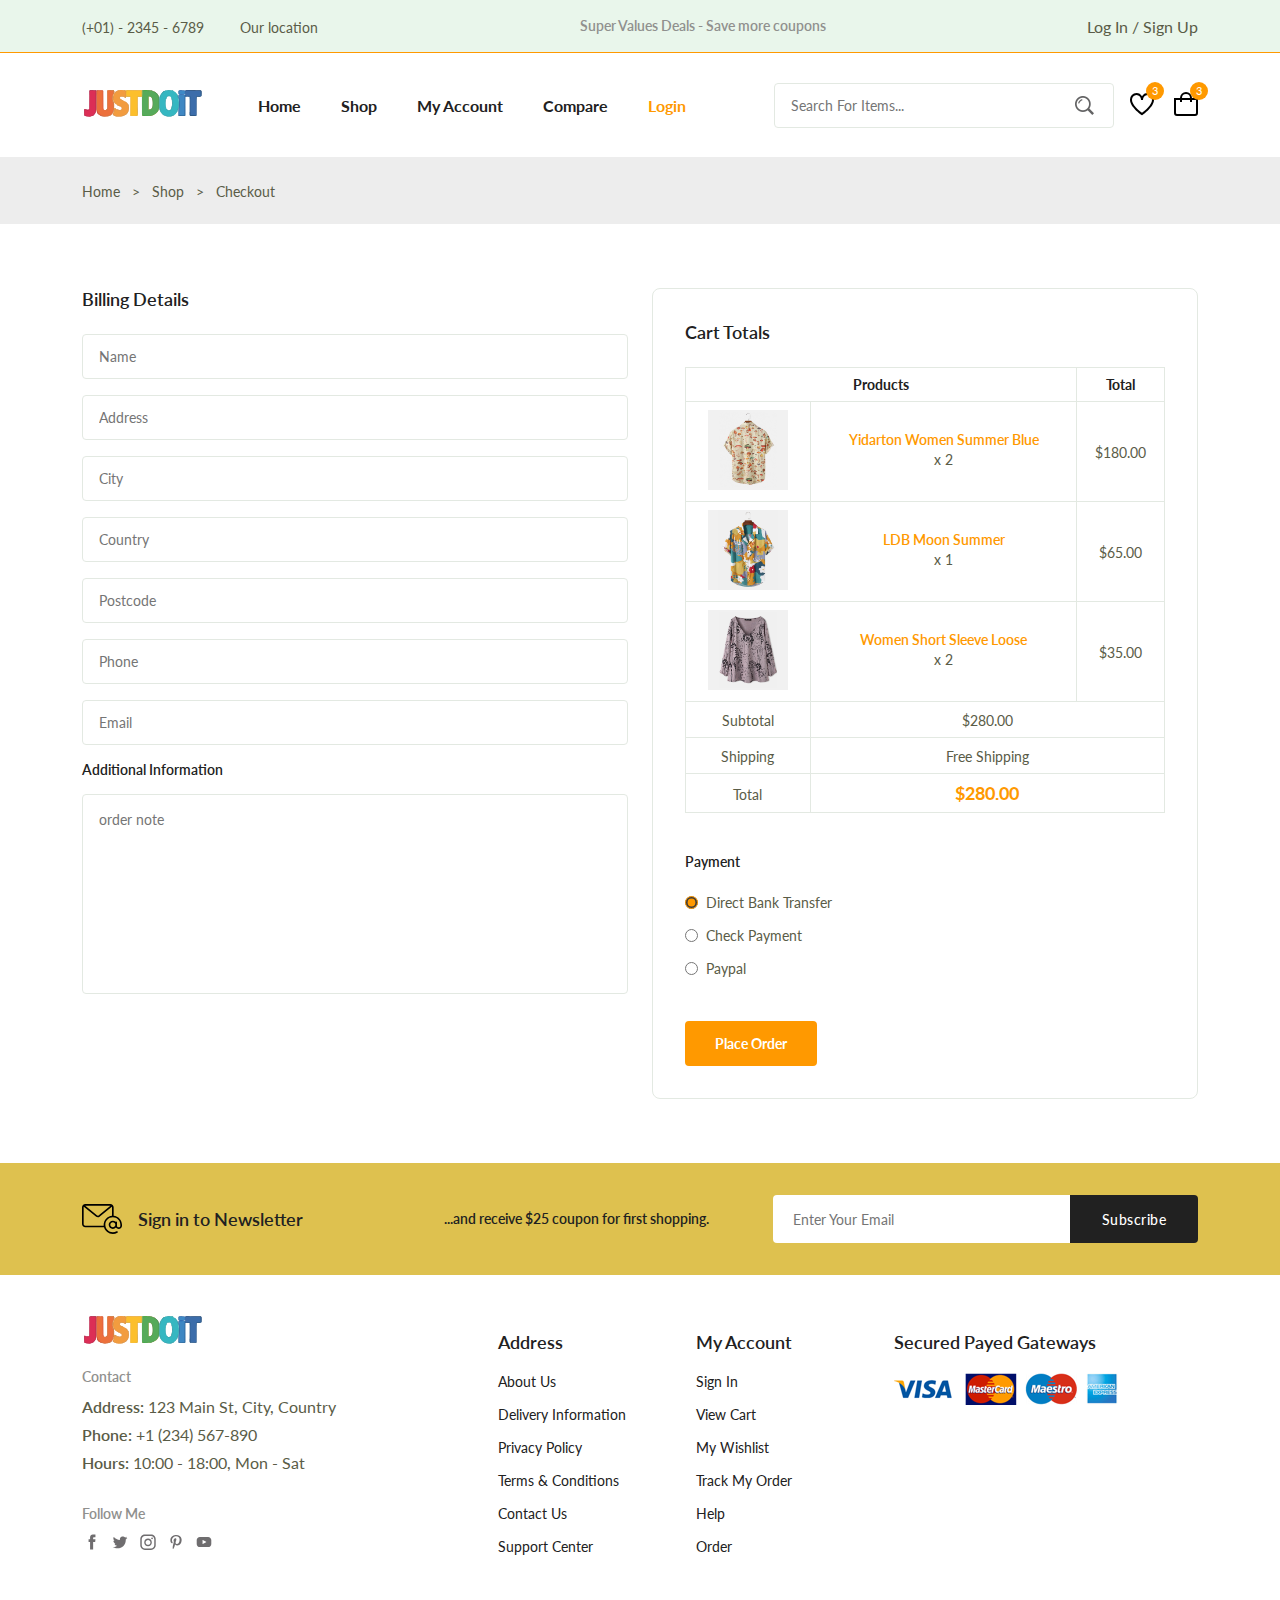
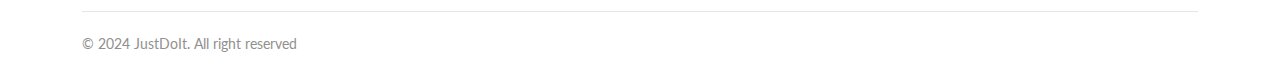
<file: checkout.html>
<!DOCTYPE html>
<html lang="en">
  <head>
    <meta charset="UTF-8" />
    <meta name="viewport" content="width=device-width, initial-scale=1.0" />

    <!--=============== FLATICON ===============-->
    <link
      rel="stylesheet"
      href="https://cdn-uicons.flaticon.com/2.0.0/uicons-regular-straight/css/uicons-regular-straight.css"
    />

    <!--=============== SWIPER CSS ===============-->
    <link
      rel="stylesheet"
      href="https://cdn.jsdelivr.net/npm/swiper@11/swiper-bundle.min.css"
    />

    <!--=============== CSS ===============-->
    <link rel="stylesheet" href="./assets/css/styles.css" />

    <title>JustDoiT - Explore More With Us</title>
  </head>
  <body>
    <!--=============== HEADER ===============-->
    <header class="header">
      <div class="header__top">
        <div class="header__container container">
          <div class="header__contact">
            <span>(+01) - 2345 - 6789</span>
            <span>Our location</span>
          </div>
          <p class="header__alert-news">
            Super Values Deals - Save more coupons
          </p>
          <a href="login-register.html" class="header__top-action">
            Log In / Sign Up
          </a>
        </div>
      </div>

      <nav class="nav container">
        <a href="index.html" class="nav__logo">
          <img
            class="nav__logo-img"
            src="assets/img/logo.svg"
            alt="website logo"
          />
        </a>
        <div class="nav__menu" id="nav-menu">
          <ul class="nav__list">
            <li class="nav__item">
              <a href="index.html" class="nav__link">Home</a>
            </li>
            <li class="nav__item">
              <a href="shop.html" class="nav__link">Shop</a>
            </li>
            <li class="nav__item">
              <a href="accounts.html" class="nav__link">My Account</a>
            </li>
            <li class="nav__item">
              <a href="compare.html" class="nav__link">Compare</a>
            </li>
            <li class="nav__item">
              <a href="login-register.html" class="nav__link active-link"
                >Login</a
              >
            </li>
          </ul>
          <div class="header__search">
            <input
              type="text"
              placeholder="Search For Items..."
              class="form__input"
            />
            <button class="search__btn">
              <img src="assets/img/search.png" alt="search icon" />
            </button>
          </div>
        </div>
        <div class="header__user-actions">
          <a href="wishlist.html" class="header__action-btn" title="Wishlist">
            <img src="assets/img/icon-heart.svg" alt="" />
            <span class="count">3</span>
          </a>
          <a href="cart.html" class="header__action-btn" title="Cart">
            <img src="assets/img/icon-cart.svg" alt="" />
            <span class="count">3</span>
          </a>
        </div>
      </nav>
    </header>

    <!--=============== MAIN ===============-->
    <main class="main">
      <!--=============== BREADCRUMB ===============-->
      <section class="breadcrumb">
        <ul class="breadcrumb__list flex container">
          <li><a href="index.html" class="breadcrumb__link">Home</a></li>
          <li><span class="breadcrumb__link">></span></li>
          <li><span class="breadcrumb__link">Shop</span></li>
          <li><span class="breadcrumb__link">></span></li>
          <li><span class="breadcrumb__link">Checkout</span></li>
        </ul>
      </section>

      <!--=============== CHECKOUT ===============-->
      <section class="checkout section--lg">
        <div class="checkout__container container grid">
          <div class="checkout__group">
            <h3 class="section__title">Billing Details</h3>
            <form class="form grid">
              <input type="text" placeholder="Name" class="form__input" />
              <input type="text" placeholder="Address" class="form__input" />
              <input type="text" placeholder="City" class="form__input" />
              <input type="text" placeholder="Country" class="form__input" />
              <input type="text" placeholder="Postcode" class="form__input" />
              <input type="text" placeholder="Phone" class="form__input" />
              <input type="email" placeholder="Email" class="form__input" />
              <h3 class="checkout__title">Additional Information</h3>
              <textarea
                name=""
                placeholder="order note"
                class="form__input textarea"
              ></textarea>
            </form>
          </div>
          <div class="checkout__group">
            <h3 class="section__title">Cart Totals</h3>
            <table class="order__table">
              <thead>
                <tr>
                  <th colspan="2">Products</th>
                  <th>Total</th>
                </tr>
              </thead>

              <tbody>
                <tr>
                  <td>
                    <img
                      src="./assets/img/product-1-2.jpg"
                      alt=""
                      class="order__img"
                    />
                  </td>
                  <td>
                    <h3 class="table__title">Yidarton Women Summer Blue</h3>
                    <p class="table__quantity">x 2</p>
                  </td>
                  <td><span class="table__price">$180.00</span></td>
                </tr>
                <tr>
                  <td>
                    <img
                      src="./assets/img/product-2-1.jpg"
                      alt=""
                      class="order__img"
                    />
                  </td>
                  <td>
                    <h3 class="table__title">LDB Moon Summer</h3>
                    <p class="table__quantity">x 1</p>
                  </td>
                  <td><span class="table__price">$65.00</span></td>
                </tr>
                <tr>
                  <td>
                    <img
                      src="./assets/img/product-7-1.jpg"
                      alt=""
                      class="order__img"
                    />
                  </td>
                  <td>
                    <h3 class="table__title">Women Short Sleeve Loose</h3>
                    <p class="table__quantity">x 2</p>
                  </td>
                  <td><span class="table__price">$35.00</span></td>
                </tr>
                <tr>
                  <td><span class="order__subtitle">Subtotal</span></td>
                  <td colspan="2"><span class="table__price">$280.00</span></td>
                </tr>
                <tr>
                  <td><span class="order__subtitle">Shipping</span></td>
                  <td colspan="2">
                    <span class="table__price">Free Shipping</span>
                  </td>
                </tr>
                <tr>
                  <td><span class="order__subtitle">Total</span></td>
                  <td colspan="2">
                    <span class="order__grand-total">$280.00</span>
                  </td>
                </tr>
              </tbody>
            </table>
            <div class="payment__methods">
              <h3 class="checkout__title payment__title">Payment</h3>
              <div class="payment__option flex">
                <input
                  type="radio"
                  name="radio"
                  id="l1"
                  checked
                  class="payment__input"
                />
                <label for="l1" class="payment__label"
                  >Direct Bank Transfer</label
                >
              </div>
              <div class="payment__option flex">
                <input
                  type="radio"
                  name="radio"
                  id="l2"
                  class="payment__input"
                />
                <label for="l2" class="payment__label">Check Payment</label>
              </div>
              <div class="payment__option flex">
                <input
                  type="radio"
                  name="radio"
                  id="l3"
                  class="payment__input"
                />
                <label for="l3" class="payment__label">Paypal</label>
              </div>
            </div>
            <button class="btn btn--md">Place Order</button>
          </div>
        </div>
      </section>

      <!--=============== NEWSLETTER ===============-->
      <section class="newsletter section">
        <div class="newsletter__container container grid">
          <h3 class="newsletter__title flex">
            <img
              src="./assets/img/icon-email.svg"
              alt=""
              class="newsletter__icon"
            />
            Sign in to Newsletter
          </h3>
          <p class="newsletter__description">
            ...and receive $25 coupon for first shopping.
          </p>
          <form action="" class="newsletter__form">
            <input
              type="text"
              placeholder="Enter Your Email"
              class="newsletter__input"
            />
            <button type="submit" class="newsletter__btn">Subscribe</button>
          </form>
        </div>
      </section>
    </main>

    <!--=============== FOOTER ===============-->
    <footer class="footer container">
      <div class="footer__container grid">
        <div class="footer__content">
          <a href="index.html" class="footer__logo">
            <img src="./assets/img/logo.svg" alt="" class="footer__logo-img" />
          </a>
          <h4 class="footer__subtitle">Contact</h4>
          <p class="footer__description">
            <span>Address:</span> 123 Main St, City, Country
          </p>
          <p class="footer__description">
            <span>Phone:</span>   +1 (234) 567-890
          </p>
          <p class="footer__description">
            <span>Hours:</span> 10:00 - 18:00, Mon - Sat
          </p>
          <div class="footer__social">
            <h4 class="footer__subtitle">Follow Me</h4>
            <div class="footer__links flex">
              <a href="#">
                <img
                  src="./assets/img/icon-facebook.svg"
                  alt=""
                  class="footer__social-icon"
                />
              </a>
              <a href="#">
                <img
                  src="./assets/img/icon-twitter.svg"
                  alt=""
                  class="footer__social-icon"
                />
              </a>
              <a href="#">
                <img
                  src="./assets/img/icon-instagram.svg"
                  alt=""
                  class="footer__social-icon"
                />
              </a>
              <a href="#">
                <img
                  src="./assets/img/icon-pinterest.svg"
                  alt=""
                  class="footer__social-icon"
                />
              </a>
              <a href="#">
                <img
                  src="./assets/img/icon-youtube.svg"
                  alt=""
                  class="footer__social-icon"
                />
              </a>
            </div>
          </div>
        </div>
        <div class="footer__content">
          <h3 class="footer__title">Address</h3>
          <ul class="footer__links">
            <li><a href="about.html" class="footer__link">About Us</a></li>
            <li><a href="#" class="footer__link">Delivery Information</a></li>
            <li><a href="#" class="footer__link">Privacy Policy</a></li>
            <li><a href="#" class="footer__link">Terms & Conditions</a></li>
            <li><a href="contact.html" class="footer__link">Contact Us</a></li>
            <li><a href="#" class="footer__link">Support Center</a></li>
          </ul>
        </div>
        <div class="footer__content">
          <h3 class="footer__title">My Account</h3>
          <ul class="footer__links">
            <li><a href="#" class="footer__link">Sign In</a></li>
            <li><a href="#" class="footer__link">View Cart</a></li>
            <li><a href="#" class="footer__link">My Wishlist</a></li>
            <li><a href="#" class="footer__link">Track My Order</a></li>
            <li><a href="#" class="footer__link">Help</a></li>
            <li><a href="#" class="footer__link">Order</a></li>
          </ul>
        </div>
        <div class="footer__content">
          <h3 class="footer__title">Secured Payed Gateways</h3>
          <img
            src="./assets/img/payment-method.png"
            alt=""
            class="payment__img"
          />
        </div>
      </div>
      <div class="footer__bottom">
        <p class="copyright">&copy; 2024 JustDoIt. All right reserved</p>

      </div>
    </footer>

    <!--=============== SWIPER JS ===============-->
    <script src="https://cdn.jsdelivr.net/npm/swiper@11/swiper-bundle.min.js"></script>

    <!--=============== MAIN JS ===============-->
    <script src="assets/js/main.js"></script>
  </body>
</html>
</file>
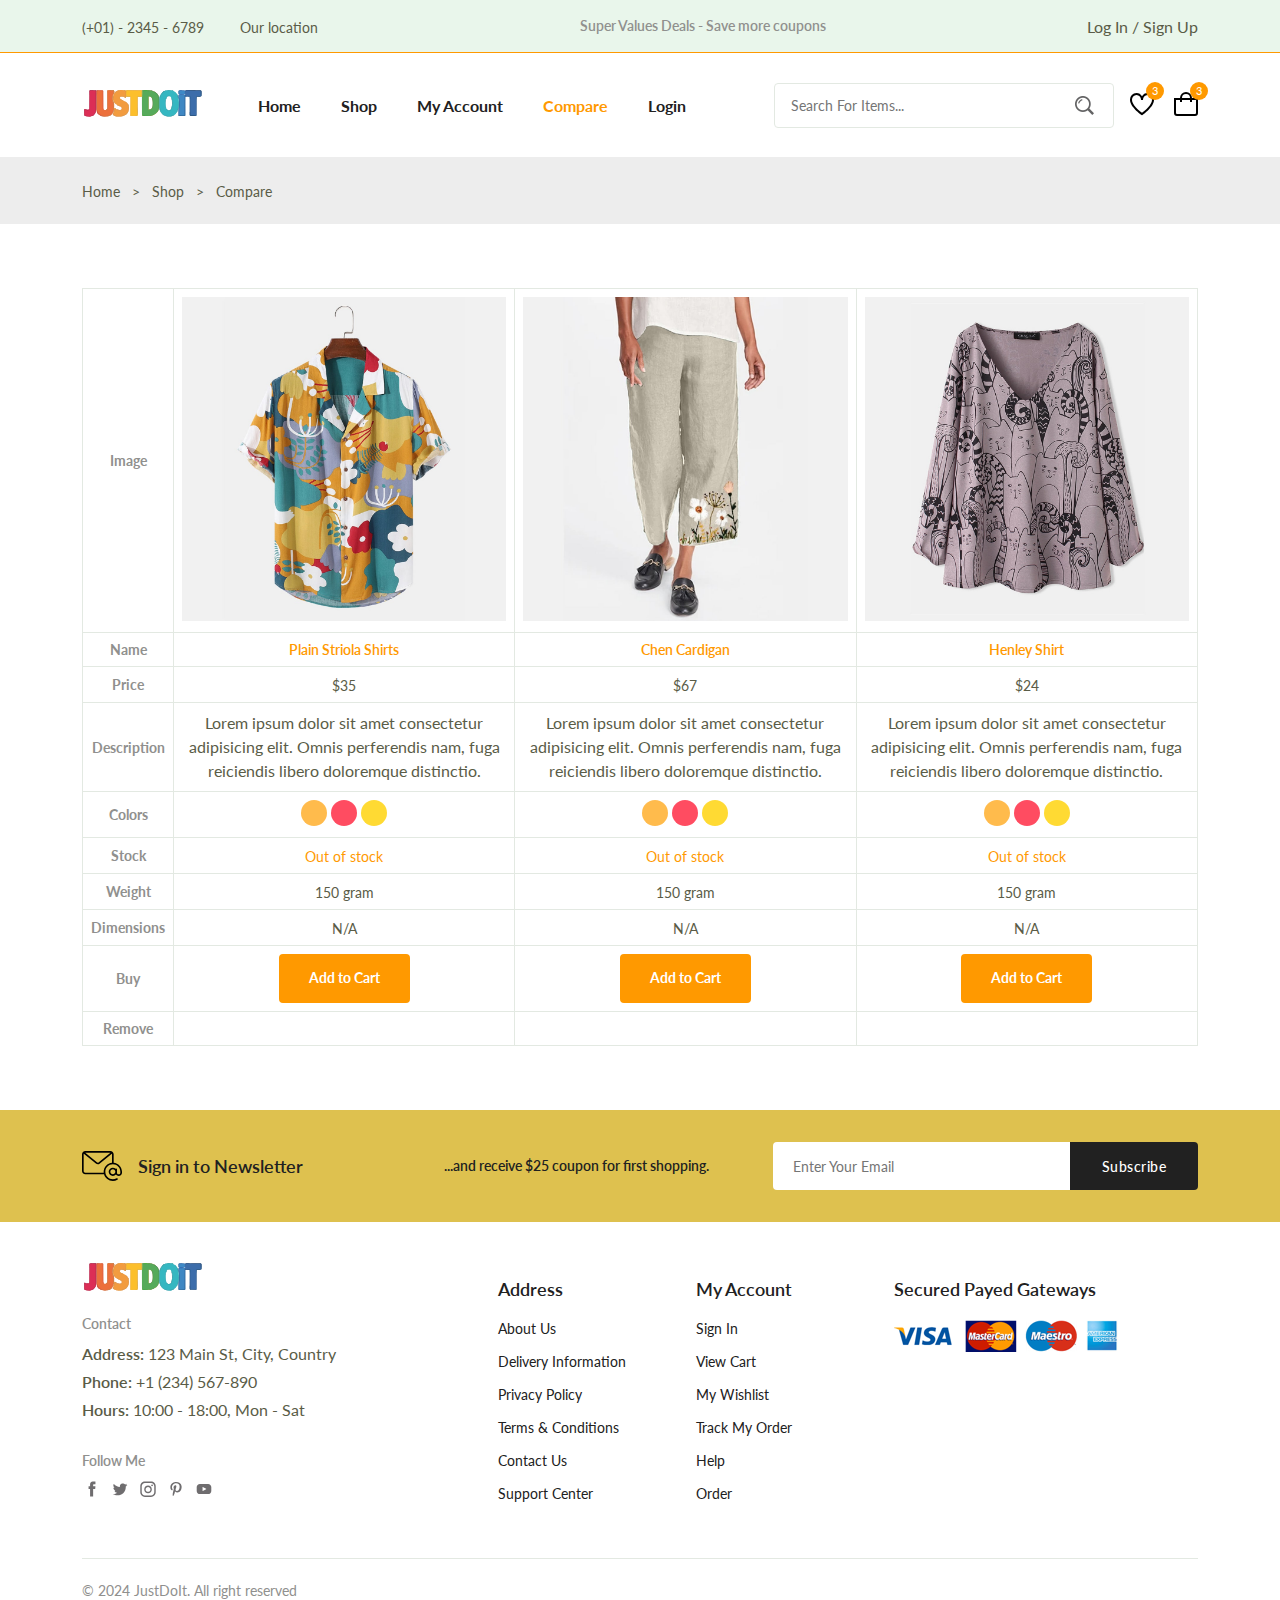
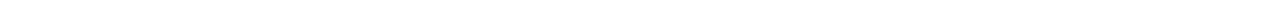
<file: compare.html>
<!DOCTYPE html>
<html lang="en">
  <head>
    <meta charset="UTF-8" />
    <meta name="viewport" content="width=device-width, initial-scale=1.0" />

    <!--=============== FLATICON ===============-->
    <link
      rel="stylesheet"
      href="https://cdn-uicons.flaticon.com/2.0.0/uicons-regular-straight/css/uicons-regular-straight.css"
    />

    <!--=============== SWIPER CSS ===============-->
    <link
      rel="stylesheet"
      href="https://cdn.jsdelivr.net/npm/swiper@11/swiper-bundle.min.css"
    />

    <!--=============== CSS ===============-->
    <link rel="stylesheet" href="./assets/css/styles.css" />

    <title>JustDoiT - Explore More With Us</title>
  </head>
  <body>
    <!--=============== HEADER ===============-->
    <header class="header">
      <div class="header__top">
        <div class="header__container container">
          <div class="header__contact">
            <span>(+01) - 2345 - 6789</span>
            <span>Our location</span>
          </div>
          <p class="header__alert-news">
            Super Values Deals - Save more coupons
          </p>
          <a href="login-register.html" class="header__top-action">
            Log In / Sign Up
          </a>
        </div>
      </div>

      <nav class="nav container">
        <a href="index.html" class="nav__logo">
          <img
            class="nav__logo-img"
            src="assets/img/logo.svg"
            alt="website logo"
          />
        </a>
        <div class="nav__menu" id="nav-menu">
          <ul class="nav__list">
            <li class="nav__item">
              <a href="index.html" class="nav__link">Home</a>
            </li>
            <li class="nav__item">
              <a href="shop.html" class="nav__link">Shop</a>
            </li>
            <li class="nav__item">
              <a href="accounts.html" class="nav__link">My Account</a>
            </li>
            <li class="nav__item">
              <a href="compare.html" class="nav__link active-link">Compare</a>
            </li>
            <li class="nav__item">
              <a href="login-register.html" class="nav__link"
                >Login</a
              >
            </li>
          </ul>
          <div class="header__search">
            <input
              type="text"
              placeholder="Search For Items..."
              class="form__input"
            />
            <button class="search__btn">
              <img src="assets/img/search.png" alt="search icon" />
            </button>
          </div>
        </div>
        <div class="header__user-actions">
          <a href="wishlist.html" class="header__action-btn" title="Wishlist">
            <img src="assets/img/icon-heart.svg" alt="" />
            <span class="count">3</span>
          </a>
          <a href="cart.html" class="header__action-btn" title="Cart">
            <img src="assets/img/icon-cart.svg" alt="" />
            <span class="count">3</span>
          </a>
        </div>
      </nav>
    </header>

    <!--=============== MAIN ===============-->
    <main class="main">
      <!--=============== BREADCRUMB ===============-->
      <section class="breadcrumb">
        <ul class="breadcrumb__list flex container">
          <li><a href="index.html" class="breadcrumb__link">Home</a></li>
          <li><span class="breadcrumb__link">></span></li>
          <li><span class="breadcrumb__link">Shop</span></li>
          <li><span class="breadcrumb__link">></span></li>
          <li><span class="breadcrumb__link">Compare</span></li>
        </ul>
      </section>

      <!--=============== COMPARE ===============-->
      <section class="compare container section--lg">
        <table class="compare__table">
          <tr>
            <th>Image</th>
            <td>
              <img
                src="./assets/img/product-2-1.jpg"
                alt=""
                class="compare__img"
              />
            </td>
            <td>
              <img
                src="./assets/img/product-4-1.jpg"
                alt=""
                class="compare__img"
              />
            </td>
            <td>
              <img
                src="./assets/img/product-7-1.jpg"
                alt=""
                class="compare__img"
              />
            </td>
          </tr>
          <tr>
            <th>Name</th>
            <td><h3 class="table__title">Plain Striola Shirts</h3></td>
            <td><h3 class="table__title">Chen Cardigan</h3></td>
            <td><h3 class="table__title">Henley Shirt</h3></td>
          </tr>
          <tr>
            <th>Price</th>
            <td><span class="table__price">$35</span></td>
            <td><span class="table__price">$67</span></td>
            <td><span class="table__price">$24</span></td>
          </tr>
          <tr>
            <th>Description</th>
            <td>
              <p>
                Lorem ipsum dolor sit amet consectetur adipisicing elit. Omnis
                perferendis nam, fuga reiciendis libero doloremque distinctio.
              </p>
            </td>
            <td>
              <p>
                Lorem ipsum dolor sit amet consectetur adipisicing elit. Omnis
                perferendis nam, fuga reiciendis libero doloremque distinctio.
              </p>
            </td>
            <td>
              <p>
                Lorem ipsum dolor sit amet consectetur adipisicing elit. Omnis
                perferendis nam, fuga reiciendis libero doloremque distinctio.
              </p>
            </td>
          </tr>
          <tr>
            <th>Colors</th>
            <td>
              <ul class="color__list compare__colors">
                <li>
                  <a
                    href="#"
                    class="color__link"
                    style="background-color: hsl(37, 100%, 65%)"
                  ></a>
                </li>
                <li>
                  <a
                    href="#"
                    class="color__link"
                    style="background-color: hsl(353, 100%, 65%)"
                  ></a>
                </li>
                <li>
                  <a
                    href="#"
                    class="color__link"
                    style="background-color: hsl(49, 100%, 60%)"
                  ></a>
                </li>
              </ul>
            </td>
            <td>
              <ul class="color__list compare__colors">
                <li>
                  <a
                    href="#"
                    class="color__link"
                    style="background-color: hsl(37, 100%, 65%)"
                  ></a>
                </li>
                <li>
                  <a
                    href="#"
                    class="color__link"
                    style="background-color: hsl(353, 100%, 65%)"
                  ></a>
                </li>
                <li>
                  <a
                    href="#"
                    class="color__link"
                    style="background-color: hsl(49, 100%, 60%)"
                  ></a>
                </li>
              </ul>
            </td>
            <td>
              <ul class="color__list compare__colors">
                <li>
                  <a
                    href="#"
                    class="color__link"
                    style="background-color: hsl(37, 100%, 65%)"
                  ></a>
                </li>
                <li>
                  <a
                    href="#"
                    class="color__link"
                    style="background-color: hsl(353, 100%, 65%)"
                  ></a>
                </li>
                <li>
                  <a
                    href="#"
                    class="color__link"
                    style="background-color: hsl(49, 100%, 60%)"
                  ></a>
                </li>
              </ul>
            </td>
          </tr>
          <tr>
            <th>Stock</th>
            <td><span class="table__stock">Out of stock</span></td>
            <td><span class="table__stock">Out of stock</span></td>
            <td><span class="table__stock">Out of stock</span></td>
          </tr>
          <tr>
            <th>Weight</th>
            <td><span class="table__weight">150 gram</span></td>
            <td><span class="table__weight">150 gram</span></td>
            <td><span class="table__weight">150 gram</span></td>
          </tr>
          <tr>
            <th>Dimensions</th>
            <td><span class="table__dimension">N/A</span></td>
            <td><span class="table__dimension">N/A</span></td>
            <td><span class="table__dimension">N/A</span></td>
          </tr>
          <tr>
            <th>Buy</th>
            <td><a href="#" class="btn btm--sm">Add to Cart</a></td>
            <td><a href="#" class="btn btm--sm">Add to Cart</a></td>
            <td><a href="#" class="btn btm--sm">Add to Cart</a></td>
          </tr>
          <tr>
            <th>Remove</th>
            <td><i class="fi fi-rs-trash table__trash"></i></td>
            <td><i class="fi fi-rs-trash table__trash"></i></td>
            <td><i class="fi fi-rs-trash table__trash"></i></td>
          </tr>
        </table>
      </section>

      <!--=============== NEWSLETTER ===============-->
      <section class="newsletter section">
        <div class="newsletter__container container grid">
          <h3 class="newsletter__title flex">
            <img
              src="./assets/img/icon-email.svg"
              alt=""
              class="newsletter__icon"
            />
            Sign in to Newsletter
          </h3>
          <p class="newsletter__description">
            ...and receive $25 coupon for first shopping.
          </p>
          <form action="" class="newsletter__form">
            <input
              type="text"
              placeholder="Enter Your Email"
              class="newsletter__input"
            />
            <button type="submit" class="newsletter__btn">Subscribe</button>
          </form>
        </div>
      </section>
    </main>

    <!--=============== FOOTER ===============-->
    <footer class="footer container">
      <div class="footer__container grid">
        <div class="footer__content">
          <a href="index.html" class="footer__logo">
            <img src="./assets/img/logo.svg" alt="" class="footer__logo-img" />
          </a>
          <h4 class="footer__subtitle">Contact</h4>
          <p class="footer__description">
            <span>Address:</span> 123 Main St, City, Country
          </p>
          <p class="footer__description">
            <span>Phone:</span>   +1 (234) 567-890
          </p>
          <p class="footer__description">
            <span>Hours:</span> 10:00 - 18:00, Mon - Sat
          </p>
          <div class="footer__social">
            <h4 class="footer__subtitle">Follow Me</h4>
            <div class="footer__links flex">
              <a href="#">
                <img
                  src="./assets/img/icon-facebook.svg"
                  alt=""
                  class="footer__social-icon"
                />
              </a>
              <a href="#">
                <img
                  src="./assets/img/icon-twitter.svg"
                  alt=""
                  class="footer__social-icon"
                />
              </a>
              <a href="#">
                <img
                  src="./assets/img/icon-instagram.svg"
                  alt=""
                  class="footer__social-icon"
                />
              </a>
              <a href="#">
                <img
                  src="./assets/img/icon-pinterest.svg"
                  alt=""
                  class="footer__social-icon"
                />
              </a>
              <a href="#">
                <img
                  src="./assets/img/icon-youtube.svg"
                  alt=""
                  class="footer__social-icon"
                />
              </a>
            </div>
          </div>
        </div>
        <div class="footer__content">
          <h3 class="footer__title">Address</h3>
          <ul class="footer__links">
            <li><a href="about.html" class="footer__link">About Us</a></li>
            <li><a href="#" class="footer__link">Delivery Information</a></li>
            <li><a href="#" class="footer__link">Privacy Policy</a></li>
            <li><a href="#" class="footer__link">Terms & Conditions</a></li>
            <li><a href="contact.html" class="footer__link">Contact Us</a></li>
            <li><a href="#" class="footer__link">Support Center</a></li>
          </ul>
        </div>
        <div class="footer__content">
          <h3 class="footer__title">My Account</h3>
          <ul class="footer__links">
            <li><a href="#" class="footer__link">Sign In</a></li>
            <li><a href="#" class="footer__link">View Cart</a></li>
            <li><a href="#" class="footer__link">My Wishlist</a></li>
            <li><a href="#" class="footer__link">Track My Order</a></li>
            <li><a href="#" class="footer__link">Help</a></li>
            <li><a href="#" class="footer__link">Order</a></li>
          </ul>
        </div>
        <div class="footer__content">
          <h3 class="footer__title">Secured Payed Gateways</h3>
          <img
            src="./assets/img/payment-method.png"
            alt=""
            class="payment__img"
          />
        </div>
      </div>
      <div class="footer__bottom">
        <p class="copyright">&copy; 2024 JustDoIt. All right reserved</p>

      </div>
    </footer>

    <!--=============== SWIPER JS ===============-->
    <script src="https://cdn.jsdelivr.net/npm/swiper@11/swiper-bundle.min.js"></script>

    <!--=============== MAIN JS ===============-->
    <script src="assets/js/main.js"></script>
  </body>
</html>
</file>
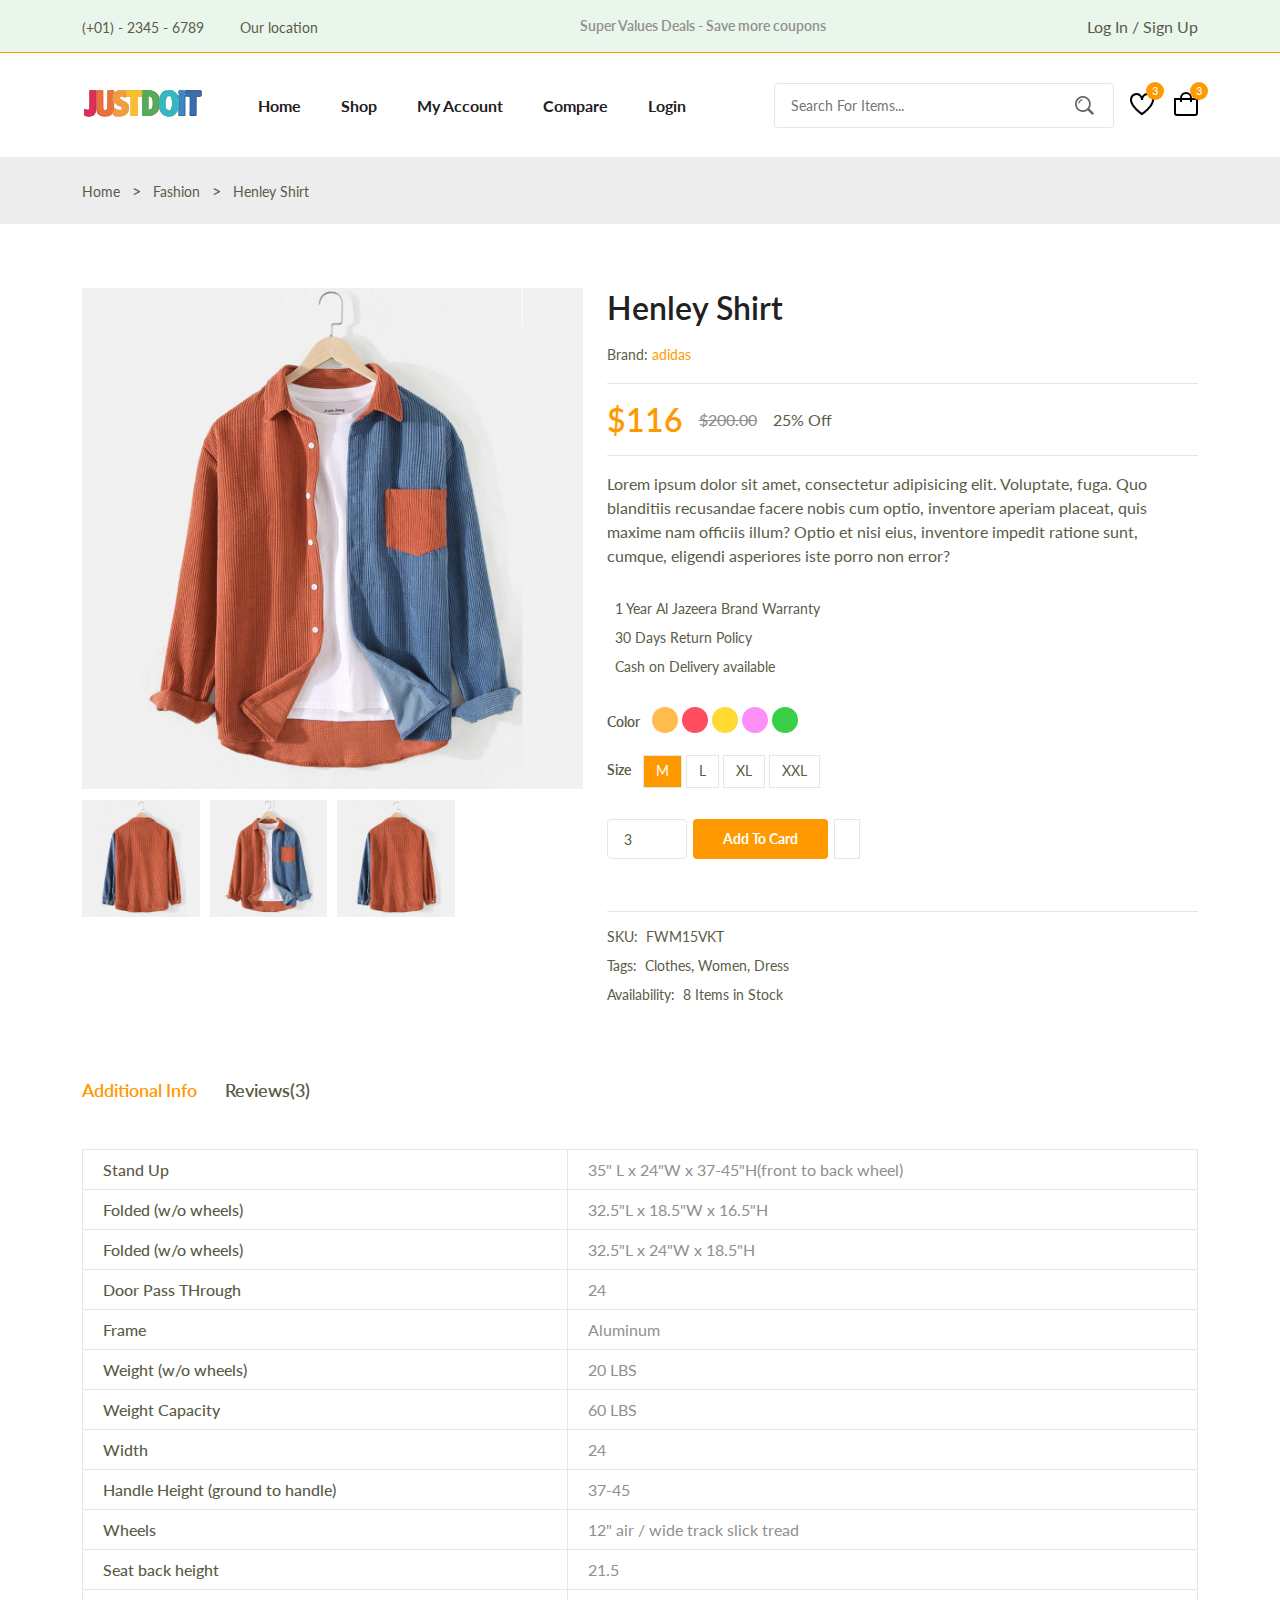
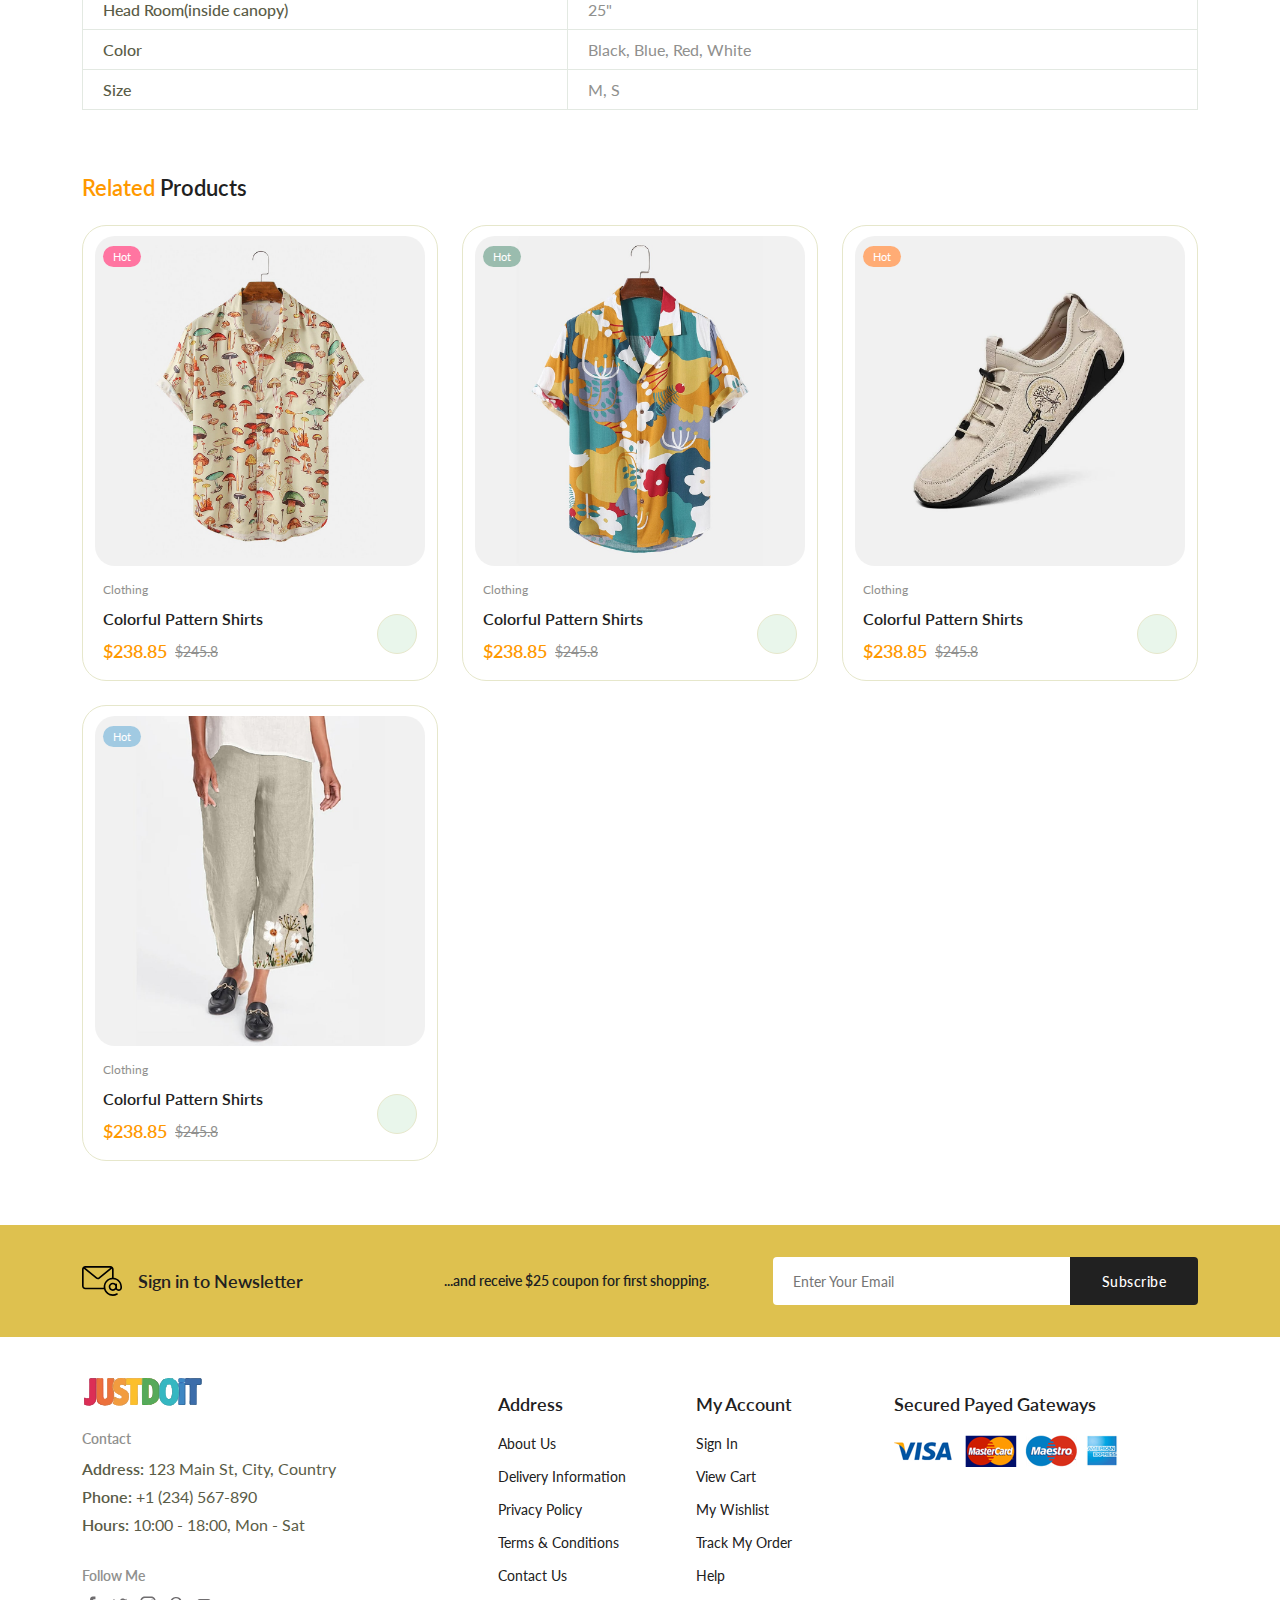
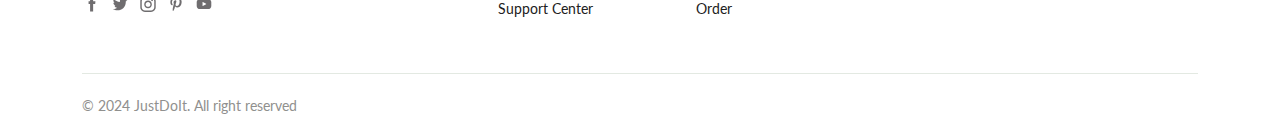
<file: details.html>
<!DOCTYPE html>
<html lang="en">
  <head>
    <meta charset="UTF-8" />
    <meta name="viewport" content="width=device-width, initial-scale=1.0" />

    <!--=============== FLATICON ===============-->
    <link
      rel="stylesheet"
      href="https://cdn-uicons.flaticon.com/2.0.0/uicons-regular-straight/css/uicons-regular-straight.css"
    />

    <!--=============== SWIPER CSS ===============-->
    <link
      rel="stylesheet"
      href="https://cdn.jsdelivr.net/npm/swiper@11/swiper-bundle.min.css"
    />

    <!--=============== CSS ===============-->
    <link rel="stylesheet" href="./assets/css/styles.css" />

    <title>JustDoiT - Explore More With Us</title>
  </head>
  <body>
    <!--=============== HEADER ===============-->
    <header class="header">
      <div class="header__top">
        <div class="header__container container">
          <div class="header__contact">
            <span>(+01) - 2345 - 6789</span>
            <span>Our location</span>
          </div>
          <p class="header__alert-news">
            Super Values Deals - Save more coupons
          </p>
          <a href="login-register.html" class="header__top-action">
            Log In / Sign Up
          </a>
        </div>
      </div>

      <nav class="nav container">
        <a href="index.html" class="nav__logo">
          <img
            class="nav__logo-img"
            src="assets/img/logo.svg"
            alt="website logo"
          />
        </a>
        <div class="nav__menu" id="nav-menu">
          <ul class="nav__list">
            <li class="nav__item">
              <a href="index.html" class="nav__link">Home</a>
            </li>
            <li class="nav__item">
              <a href="shop.html" class="nav__link">Shop</a>
            </li>
            <li class="nav__item">
              <a href="accounts.html" class="nav__link">My Account</a>
            </li>
            <li class="nav__item">
              <a href="compare.html" class="nav__link">Compare</a>
            </li>
            <li class="nav__item">
              <a href="login-register.html" class="nav__link">Login</a>
            </li>
          </ul>
          <div class="header__search">
            <input
              type="text"
              placeholder="Search For Items..."
              class="form__input"
            />
            <button class="search__btn">
              <img src="assets/img/search.png" alt="search icon" />
            </button>
          </div>
        </div>
        <div class="header__user-actions">
          <a href="wishlist.html" class="header__action-btn" title="Wishlist">
            <img src="assets/img/icon-heart.svg" alt="" />
            <span class="count">3</span>
          </a>
          <a href="cart.html" class="header__action-btn" title="Cart">
            <img src="assets/img/icon-cart.svg" alt="" />
            <span class="count">3</span>
          </a>
        </div>
      </nav>
    </header>

    <!--=============== MAIN ===============-->
    <main class="main">
      <!--=============== BREADCRUMB ===============-->
      <section class="breadcrumb">
        <ul class="breadcrumb__list flex container">
          <li><a href="index.html" class="breadcrumb__link">Home</a></li>
          <li><span class="breadcrumb__link"></span>></li>
          <li><span class="breadcrumb__link">Fashion</span></li>
          <li><span class="breadcrumb__link"></span>></li>
          <li><span class="breadcrumb__link">Henley Shirt</span></li>
        </ul>
      </section>

      <!--=============== DETAILS ===============-->
      <section class="details section--lg">
        <div class="details__container container grid">
          <div class="details__group">
            <img
              src="./assets/img/product-8-1.jpg"
              alt=""
              class="details__img"
            />
            <div class="details__small-images grid">
              <img
                src="./assets/img/product-8-2.jpg"
                alt=""
                class="details__small-img"
              />
              <img
                src="./assets/img/product-8-1.jpg"
                alt=""
                class="details__small-img"
              />
              <img
                src="./assets/img/product-8-2.jpg"
                alt=""
                class="details__small-img"
              />
            </div>
          </div>
          <div class="details__group">
            <h3 class="details__title">Henley Shirt</h3>
            <p class="details__brand">Brand: <span>adidas</span></p>
            <div class="details__price flex">
              <span class="new__price">$116</span>
              <span class="old__price">$200.00</span>
              <span class="save__price">25% Off</span>
            </div>
            <p class="short__description">
              Lorem ipsum dolor sit amet, consectetur adipisicing elit.
              Voluptate, fuga. Quo blanditiis recusandae facere nobis cum optio,
              inventore aperiam placeat, quis maxime nam officiis illum? Optio
              et nisi eius, inventore impedit ratione sunt, cumque, eligendi
              asperiores iste porro non error?
            </p>
            <ul class="products__list">
              <li class="list__item flex">
                <i class="fi-rs-crown"></i> 1 Year Al Jazeera Brand Warranty
              </li>
              <li class="list__item flex">
                <i class="fi-rs-refresh"></i> 30 Days Return Policy
              </li>
              <li class="list__item flex">
                <i class="fi-rs-credit-card"></i> Cash on Delivery available
              </li>
            </ul>
            <div class="details__color flex">
              <span class="details__color-title">Color</span>
              <ul class="color__list">
                <li>
                  <a
                    href="#"
                    class="color__link"
                    style="background-color: hsl(37, 100%, 65%)"
                  ></a>
                </li>
                <li>
                  <a
                    href="#"
                    class="color__link"
                    style="background-color: hsl(353, 100%, 65%)"
                  ></a>
                </li>
                <li>
                  <a
                    href="#"
                    class="color__link"
                    style="background-color: hsl(49, 100%, 60%)"
                  ></a>
                </li>
                <li>
                  <a
                    href="#"
                    class="color__link"
                    style="background-color: hsl(304, 100%, 78%)"
                  ></a>
                </li>
                <li>
                  <a
                    href="#"
                    class="color__link"
                    style="background-color: hsl(126, 61%, 52%)"
                  ></a>
                </li>
              </ul>
            </div>
            <div class="details__size flex">
              <span class="details__size-title">Size</span>
              <ul class="size__list">
                <li>
                  <a href="#" class="size__link size-active">M</a>
                </li>
                <li>
                  <a href="#" class="size__link">L</a>
                </li>
                <li>
                  <a href="#" class="size__link">XL</a>
                </li>
                <li>
                  <a href="#" class="size__link">XXL</a>
                </li>
              </ul>
            </div>
            <div class="details__action">
              <input type="number" class="quantity" value="3" />
              <a href="#" class="btn btn--sm">Add To Card</a>
              <a href="#" class="details__action-btn">
                <i class="fi fi-rs-heart"></i>
              </a>
            </div>
            <ul class="details__meta">
              <li class="meta__list flex"><span>SKU:</span>FWM15VKT</li>
              <li class="meta__list flex">
                <span>Tags:</span>Clothes, Women, Dress
              </li>
              <li class="meta__list flex">
                <span>Availability:</span>8 Items in Stock
              </li>
            </ul>
          </div>
        </div>
      </section>

      <!--=============== DETAILS TAB ===============-->
      <section class="details__tab container">
        <div class="detail__tabs">
          <span class="detail__tab active-tab" data-target="#info">
            Additional Info
          </span>
          <span class="detail__tab" data-target="#reviews">Reviews(3)</span>
        </div>
        <div class="details__tabs-content">
          <div class="details__tab-content active-tab" content id="info">
            <table class="info__table">
              <tr>
                <th>Stand Up</th>
                <td>35" L x 24"W x 37-45"H(front to back wheel)</td>
              </tr>
              <tr>
                <th>Folded (w/o wheels)</th>
                <td>32.5"L x 18.5"W x 16.5"H</td>
              </tr>
              <tr>
                <th>Folded (w/o wheels)</th>
                <td>32.5"L x 24"W x 18.5"H</td>
              </tr>
              <tr>
                <th>Door Pass THrough</th>
                <td>24</td>
              </tr>
              <tr>
                <th>Frame</th>
                <td>Aluminum</td>
              </tr>
              <tr>
                <th>Weight (w/o wheels)</th>
                <td>20 LBS</td>
              </tr>
              <tr>
                <th>Weight Capacity</th>
                <td>60 LBS</td>
              </tr>
              <tr>
                <th>Width</th>
                <td>24</td>
              </tr>
              <tr>
                <th>Handle Height (ground to handle)</th>
                <td>37-45</td>
              </tr>
              <tr>
                <th>Wheels</th>
                <td>12" air / wide track slick tread</td>
              </tr>
              <tr>
                <th>Seat back height</th>
                <td>21.5</td>
              </tr>
              <tr>
                <th>Head Room(inside canopy)</th>
                <td>25"</td>
              </tr>
              <tr>
                <th>Color</th>
                <td>Black, Blue, Red, White</td>
              </tr>
              <tr>
                <th>Size</th>
                <td>M, S</td>
              </tr>
            </table>
          </div>
          <div class="details__tab-content" content id="reviews">
            <div class="reviews__container grid">
              <div class="review__single">
                <div>
                  <img
                    src="./assets/img/avatar-1.jpg"
                    alt=""
                    class="review__img"
                  />
                  <h4 class="review__title">Jacky Chan</h4>
                </div>
                <div class="review__data">
                  <div class="review__rating">
                    <i class="fi fi-rs-star"></i>
                    <i class="fi fi-rs-star"></i>
                    <i class="fi fi-rs-star"></i>
                    <i class="fi fi-rs-star"></i>
                    <i class="fi fi-rs-star"></i>
                  </div>
                  <p class="review__description">
                    Thank you, very fast shipping from Poland only 3days.
                  </p>
                  <span class="review__date">December 4, 2022 at 3:12 pm</span>
                </div>
              </div>
              <div class="review__single">
                <div>
                  <img
                    src="./assets/img/avatar-2.jpg"
                    alt=""
                    class="review__img"
                  />
                  <h4 class="review__title">Meriem Js</h4>
                </div>
                <div class="review__data">
                  <div class="review__rating">
                    <i class="fi fi-rs-star"></i>
                    <i class="fi fi-rs-star"></i>
                    <i class="fi fi-rs-star"></i>
                    <i class="fi fi-rs-star"></i>
                    <i class="fi fi-rs-star"></i>
                  </div>
                  <p class="review__description">
                    Great low price and works well
                  </p>
                  <span class="review__date">August 23, 2022 at 19:45 pm</span>
                </div>
              </div>
              <div class="review__single">
                <div>
                  <img
                    src="./assets/img/avatar-3.jpg"
                    alt=""
                    class="review__img"
                  />
                  <h4 class="review__title">Moh Benz</h4>
                </div>
                <div class="review__data">
                  <div class="review__rating">
                    <i class="fi fi-rs-star"></i>
                    <i class="fi fi-rs-star"></i>
                    <i class="fi fi-rs-star"></i>
                    <i class="fi fi-rs-star"></i>
                    <i class="fi fi-rs-star"></i>
                  </div>
                  <p class="review__description">
                    Authentic and beautiful, Love these ways more than ever
                    expected, They are great earphones.
                  </p>
                  <span class="review__date">March 2, 2021 at 10:01 am</span>
                </div>
              </div>
            </div>
            <div class="review__form">
              <h4 class="review__form-title">Add a review</h4>
              <div class="rate__product">
                <i class="fi fi-rs-star"></i>
                <i class="fi fi-rs-star"></i>
                <i class="fi fi-rs-star"></i>
                <i class="fi fi-rs-star"></i>
                <i class="fi fi-rs-star"></i>
              </div>
              <form action="" class="form grid">
                <textarea
                  class="form__input textarea"
                  placeholder="Write Comment"
                ></textarea>
                <div class="form__group grid">
                  <input type="text" placeholder="Name" class="form__input">
                  <input type="email" placeholder="Email" class="form__input">
                </div>
                <div class="form__btn">
                  <button class="btn">Submit Review</button>
                </div>
              </form>
            </div>
          </div>
        </div>
      </section>

      <!--=============== PRODUCTS ===============-->
      <section class="products container section--lg">
        <h3 class="section__title"><span>Related</span> Products</h3>
        <div class="products__container grid">
          <div class="product__item">
            <div class="product__banner">
              <a href="details.html" class="product__images">
                <img
                  src="assets/img/product-1-1.jpg"
                  alt=""
                  class="product__img default"
                />
                <img
                  src="assets/img/product-1-2.jpg"
                  alt=""
                  class="product__img hover"
                />
              </a>
              <div class="product__actions">
                <a href="#" class="action__btn" aria-label="Quick View">
                  <i class="fi fi-rs-eye"></i>
                </a>
                <a
                  href="#"
                  class="action__btn"
                  aria-label="Add to Wishlist"
                >
                  <i class="fi fi-rs-heart"></i>
                </a>
                <a href="#" class="action__btn" aria-label="Compare">
                  <i class="fi fi-rs-shuffle"></i>
                </a>
              </div>
              <div class="product__badge light-pink">Hot</div>
            </div>
            <div class="product__content">
              <span class="product__category">Clothing</span>
              <a href="details.html">
                <h3 class="product__title">Colorful Pattern Shirts</h3>
              </a>
              <div class="product__rating">
                <i class="fi fi-rs-star"></i>
                <i class="fi fi-rs-star"></i>
                <i class="fi fi-rs-star"></i>
                <i class="fi fi-rs-star"></i>
                <i class="fi fi-rs-star"></i>
              </div>
              <div class="product__price flex">
                <span class="new__price">$238.85</span>
                <span class="old__price">$245.8</span>
              </div>
              <a
                href="#"
                class="action__btn cart__btn"
                aria-label="Add To Cart"
              >
                <i class="fi fi-rs-shopping-bag-add"></i>
              </a>
            </div>
          </div>
          <div class="product__item">
            <div class="product__banner">
              <a href="details.html" class="product__images">
                <img
                  src="assets/img/product-2-1.jpg"
                  alt=""
                  class="product__img default"
                />
                <img
                  src="assets/img/product-2-2.jpg"
                  alt=""
                  class="product__img hover"
                />
              </a>
              <div class="product__actions">
                <a href="#" class="action__btn" aria-label="Quick View">
                  <i class="fi fi-rs-eye"></i>
                </a>
                <a
                  href="#"
                  class="action__btn"
                  aria-label="Add to Wishlist"
                >
                  <i class="fi fi-rs-heart"></i>
                </a>
                <a href="#" class="action__btn" aria-label="Compare">
                  <i class="fi fi-rs-shuffle"></i>
                </a>
              </div>
              <div class="product__badge light-green">Hot</div>
            </div>
            <div class="product__content">
              <span class="product__category">Clothing</span>
              <a href="details.html">
                <h3 class="product__title">Colorful Pattern Shirts</h3>
              </a>
              <div class="product__rating">
                <i class="fi fi-rs-star"></i>
                <i class="fi fi-rs-star"></i>
                <i class="fi fi-rs-star"></i>
                <i class="fi fi-rs-star"></i>
                <i class="fi fi-rs-star"></i>
              </div>
              <div class="product__price flex">
                <span class="new__price">$238.85</span>
                <span class="old__price">$245.8</span>
              </div>
              <a
                href="#"
                class="action__btn cart__btn"
                aria-label="Add To Cart"
              >
                <i class="fi fi-rs-shopping-bag-add"></i>
              </a>
            </div>
          </div>
          <div class="product__item">
            <div class="product__banner">
              <a href="details.html" class="product__images">
                <img
                  src="assets/img/product-3-1.jpg"
                  alt=""
                  class="product__img default"
                />
                <img
                  src="assets/img/product-3-2.jpg"
                  alt=""
                  class="product__img hover"
                />
              </a>
              <div class="product__actions">
                <a href="#" class="action__btn" aria-label="Quick View">
                  <i class="fi fi-rs-eye"></i>
                </a>
                <a
                  href="#"
                  class="action__btn"
                  aria-label="Add to Wishlist"
                >
                  <i class="fi fi-rs-heart"></i>
                </a>
                <a href="#" class="action__btn" aria-label="Compare">
                  <i class="fi fi-rs-shuffle"></i>
                </a>
              </div>
              <div class="product__badge light-orange">Hot</div>
            </div>
            <div class="product__content">
              <span class="product__category">Clothing</span>
              <a href="details.html">
                <h3 class="product__title">Colorful Pattern Shirts</h3>
              </a>
              <div class="product__rating">
                <i class="fi fi-rs-star"></i>
                <i class="fi fi-rs-star"></i>
                <i class="fi fi-rs-star"></i>
                <i class="fi fi-rs-star"></i>
                <i class="fi fi-rs-star"></i>
              </div>
              <div class="product__price flex">
                <span class="new__price">$238.85</span>
                <span class="old__price">$245.8</span>
              </div>
              <a
                href="#"
                class="action__btn cart__btn"
                aria-label="Add To Cart"
              >
                <i class="fi fi-rs-shopping-bag-add"></i>
              </a>
            </div>
          </div>
          <div class="product__item">
            <div class="product__banner">
              <a href="details.html" class="product__images">
                <img
                  src="assets/img/product-4-1.jpg"
                  alt=""
                  class="product__img default"
                />
                <img
                  src="assets/img/product-4-2.jpg"
                  alt=""
                  class="product__img hover"
                />
              </a>
              <div class="product__actions">
                <a href="#" class="action__btn" aria-label="Quick View">
                  <i class="fi fi-rs-eye"></i>
                </a>
                <a
                  href="#"
                  class="action__btn"
                  aria-label="Add to Wishlist"
                >
                  <i class="fi fi-rs-heart"></i>
                </a>
                <a href="#" class="action__btn" aria-label="Compare">
                  <i class="fi fi-rs-shuffle"></i>
                </a>
              </div>
              <div class="product__badge light-blue">Hot</div>
            </div>
            <div class="product__content">
              <span class="product__category">Clothing</span>
              <a href="details.html">
                <h3 class="product__title">Colorful Pattern Shirts</h3>
              </a>
              <div class="product__rating">
                <i class="fi fi-rs-star"></i>
                <i class="fi fi-rs-star"></i>
                <i class="fi fi-rs-star"></i>
                <i class="fi fi-rs-star"></i>
                <i class="fi fi-rs-star"></i>
              </div>
              <div class="product__price flex">
                <span class="new__price">$238.85</span>
                <span class="old__price">$245.8</span>
              </div>
              <a
                href="#"
                class="action__btn cart__btn"
                aria-label="Add To Cart"
              >
                <i class="fi fi-rs-shopping-bag-add"></i>
              </a>
            </div>
          </div>
        </div>
      </section>

      <!--=============== NEWSLETTER ===============-->
      <section class="newsletter section">
        <div class="newsletter__container container grid">
          <h3 class="newsletter__title flex">
            <img
              src="./assets/img/icon-email.svg"
              alt=""
              class="newsletter__icon"
            />
            Sign in to Newsletter
          </h3>
          <p class="newsletter__description">
            ...and receive $25 coupon for first shopping.
          </p>
          <form action="" class="newsletter__form">
            <input
              type="text"
              placeholder="Enter Your Email"
              class="newsletter__input"
            />
            <button type="submit" class="newsletter__btn">Subscribe</button>
          </form>
        </div>
      </section>
    </main>

    <!--=============== FOOTER ===============-->
    <footer class="footer container">
      <div class="footer__container grid">
        <div class="footer__content">
          <a href="index.html" class="footer__logo">
            <img src="./assets/img/logo.svg" alt="" class="footer__logo-img" />
          </a>
          <h4 class="footer__subtitle">Contact</h4>
          <p class="footer__description">
            <span>Address:</span> 123 Main St, City, Country
          </p>
          <p class="footer__description">
            <span>Phone:</span>   +1 (234) 567-890
          </p>
          <p class="footer__description">
            <span>Hours:</span> 10:00 - 18:00, Mon - Sat
          </p>
          <div class="footer__social">
            <h4 class="footer__subtitle">Follow Me</h4>
            <div class="footer__links flex">
              <a href="#">
                <img
                  src="./assets/img/icon-facebook.svg"
                  alt=""
                  class="footer__social-icon"
                />
              </a>
              <a href="#">
                <img
                  src="./assets/img/icon-twitter.svg"
                  alt=""
                  class="footer__social-icon"
                />
              </a>
              <a href="#">
                <img
                  src="./assets/img/icon-instagram.svg"
                  alt=""
                  class="footer__social-icon"
                />
              </a>
              <a href="#">
                <img
                  src="./assets/img/icon-pinterest.svg"
                  alt=""
                  class="footer__social-icon"
                />
              </a>
              <a href="#">
                <img
                  src="./assets/img/icon-youtube.svg"
                  alt=""
                  class="footer__social-icon"
                />
              </a>
            </div>
          </div>
        </div>
        <div class="footer__content">
          <h3 class="footer__title">Address</h3>
          <ul class="footer__links">
            <li><a href="about.html" class="footer__link">About Us</a></li>
            <li><a href="#" class="footer__link">Delivery Information</a></li>
            <li><a href="#" class="footer__link">Privacy Policy</a></li>
            <li><a href="#" class="footer__link">Terms & Conditions</a></li>
            <li><a href="contact.html" class="footer__link">Contact Us</a></li>
            <li><a href="#" class="footer__link">Support Center</a></li>
          </ul>
        </div>
        <div class="footer__content">
          <h3 class="footer__title">My Account</h3>
          <ul class="footer__links">
            <li><a href="#" class="footer__link">Sign In</a></li>
            <li><a href="#" class="footer__link">View Cart</a></li>
            <li><a href="#" class="footer__link">My Wishlist</a></li>
            <li><a href="#" class="footer__link">Track My Order</a></li>
            <li><a href="#" class="footer__link">Help</a></li>
            <li><a href="#" class="footer__link">Order</a></li>
          </ul>
        </div>
        <div class="footer__content">
          <h3 class="footer__title">Secured Payed Gateways</h3>
          <img
            src="./assets/img/payment-method.png"
            alt=""
            class="payment__img"
          />
        </div>
      </div>
      <div class="footer__bottom">
        <p class="copyright">&copy; 2024 JustDoIt. All right reserved</p>

      </div>
    </footer>

    <!--=============== SWIPER JS ===============-->
    <script src="https://cdn.jsdelivr.net/npm/swiper@11/swiper-bundle.min.js"></script>

    <!--=============== MAIN JS ===============-->
    <script src="assets/js/main.js"></script>
  </body>
</html>
</file>
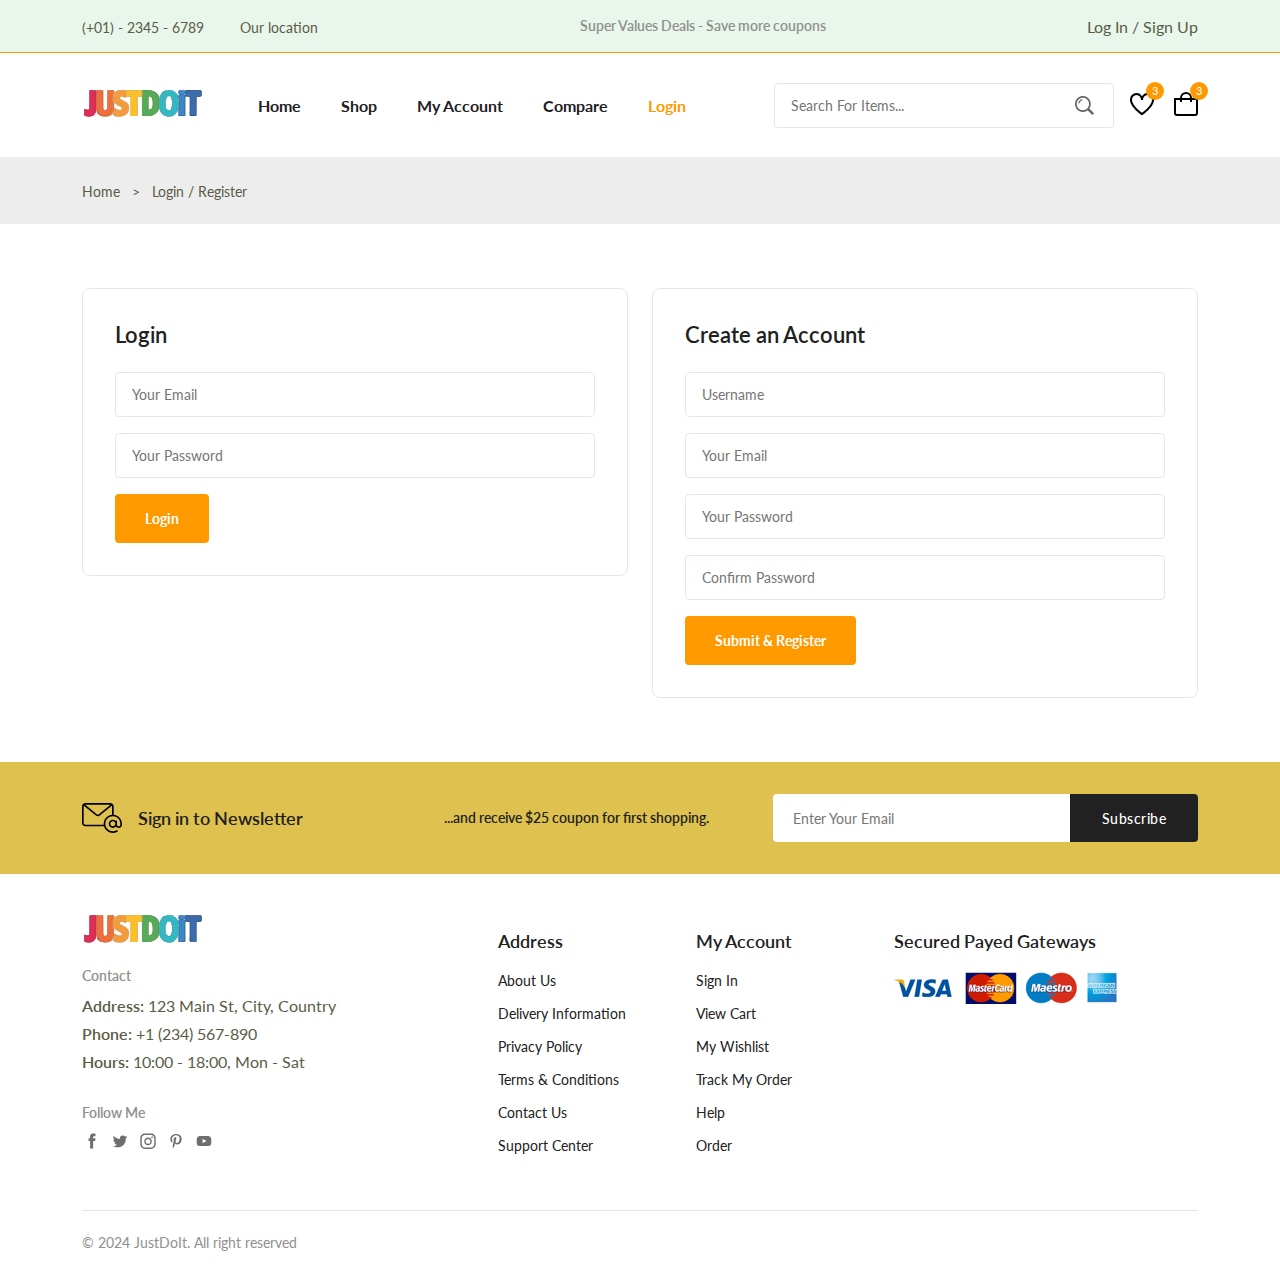
<file: login-register.html>
<!DOCTYPE html>
<html lang="en">
  <head>
    <meta charset="UTF-8" />
    <meta name="viewport" content="width=device-width, initial-scale=1.0" />

    <!--=============== FLATICON ===============-->
    <link
      rel="stylesheet"
      href="https://cdn-uicons.flaticon.com/2.0.0/uicons-regular-straight/css/uicons-regular-straight.css"
    />

    <!--=============== SWIPER CSS ===============-->
    <link
      rel="stylesheet"
      href="https://cdn.jsdelivr.net/npm/swiper@11/swiper-bundle.min.css"
    />

    <!--=============== CSS ===============-->
    <link rel="stylesheet" href="./assets/css/styles.css" />

    <title>JustDoiT - Explore More With Us</title>
  </head>
  <body>
    <!--=============== HEADER ===============-->
    <header class="header">
      <div class="header__top">
        <div class="header__container container">
          <div class="header__contact">
            <span>(+01) - 2345 - 6789</span>
            <span>Our location</span>
          </div>
          <p class="header__alert-news">
            Super Values Deals - Save more coupons
          </p>
          <a href="login-register.html" class="header__top-action">
            Log In / Sign Up
          </a>
        </div>
      </div>

      <nav class="nav container">
        <a href="index.html" class="nav__logo">
          <img
            class="nav__logo-img"
            src="assets/img/logo.svg"
            alt="website logo"
          />
        </a>
        <div class="nav__menu" id="nav-menu">
          <ul class="nav__list">
            <li class="nav__item">
              <a href="index.html" class="nav__link">Home</a>
            </li>
            <li class="nav__item">
              <a href="shop.html" class="nav__link">Shop</a>
            </li>
            <li class="nav__item">
              <a href="accounts.html" class="nav__link">My Account</a>
            </li>
            <li class="nav__item">
              <a href="compare.html" class="nav__link">Compare</a>
            </li>
            <li class="nav__item">
              <a href="login-register.html" class="nav__link active-link"
                >Login</a
              >
            </li>
          </ul>
          <div class="header__search">
            <input
              type="text"
              placeholder="Search For Items..."
              class="form__input"
            />
            <button class="search__btn">
              <img src="assets/img/search.png" alt="search icon" />
            </button>
          </div>
        </div>
        <div class="header__user-actions">
          <a href="wishlist.html" class="header__action-btn" title="Wishlist">
            <img src="assets/img/icon-heart.svg" alt="" />
            <span class="count">3</span>
          </a>
          <a href="cart.html" class="header__action-btn" title="Cart">
            <img src="assets/img/icon-cart.svg" alt="" />
            <span class="count">3</span>
          </a>
        </div>
      </nav>
    </header>

    <!--=============== MAIN ===============-->
    <main class="main">
      <!--=============== BREADCRUMB ===============-->
      <section class="breadcrumb">
        <ul class="breadcrumb__list flex container">
          <li><a href="index.html" class="breadcrumb__link">Home</a></li>
          <li><span class="breadcrumb__link">></span></li>
          <li><span class="breadcrumb__link">Login / Register</span></li>
        </ul>
      </section>

      <!--=============== LOGIN-REGISTER ===============-->
      <section class="login-register section--lg">
        <div class="login-register__container container grid">
          <div class="login">
            <h3 class="section__title">Login</h3>
            <form class="form grid">
              <input
                type="email"
                placeholder="Your Email"
                class="form__input"
              />
              <input
                type="password"
                placeholder="Your Password"
                class="form__input"
              />
              <div class="form__btn">
                <button class="btn">Login</button>
              </div>
            </form>
          </div>
          <div class="register">
            <h3 class="section__title">Create an Account</h3>
            <form class="form grid">
              <input
                type="text"
                placeholder="Username"
                class="form__input"
              />
              <input
                type="email"
                placeholder="Your Email"
                class="form__input"
              />
              <input
                type="password"
                placeholder="Your Password"
                class="form__input"
              />
              <input
                type="password"
                placeholder="Confirm Password"
                class="form__input"
              />
              <div class="form__btn">
                <button class="btn">Submit & Register</button>
              </div>
            </form>
          </div>
        </div>
      </section>

      <!--=============== NEWSLETTER ===============-->
      <section class="newsletter section">
        <div class="newsletter__container container grid">
          <h3 class="newsletter__title flex">
            <img
              src="./assets/img/icon-email.svg"
              alt=""
              class="newsletter__icon"
            />
            Sign in to Newsletter
          </h3>
          <p class="newsletter__description">
            ...and receive $25 coupon for first shopping.
          </p>
          <form action="" class="newsletter__form">
            <input
              type="text"
              placeholder="Enter Your Email"
              class="newsletter__input"
            />
            <button type="submit" class="newsletter__btn">Subscribe</button>
          </form>
        </div>
      </section>
    </main>

    <!--=============== FOOTER ===============-->
    <footer class="footer container">
      <div class="footer__container grid">
        <div class="footer__content">
          <a href="index.html" class="footer__logo">
            <img src="./assets/img/logo.svg" alt="" class="footer__logo-img" />
          </a>
          <h4 class="footer__subtitle">Contact</h4>
          <p class="footer__description">
            <span>Address:</span> 123 Main St, City, Country
          </p>
          <p class="footer__description">
            <span>Phone:</span>   +1 (234) 567-890
          </p>
          <p class="footer__description">
            <span>Hours:</span> 10:00 - 18:00, Mon - Sat
          </p>
          <div class="footer__social">
            <h4 class="footer__subtitle">Follow Me</h4>
            <div class="footer__links flex">
              <a href="#">
                <img
                  src="./assets/img/icon-facebook.svg"
                  alt=""
                  class="footer__social-icon"
                />
              </a>
              <a href="#">
                <img
                  src="./assets/img/icon-twitter.svg"
                  alt=""
                  class="footer__social-icon"
                />
              </a>
              <a href="#">
                <img
                  src="./assets/img/icon-instagram.svg"
                  alt=""
                  class="footer__social-icon"
                />
              </a>
              <a href="#">
                <img
                  src="./assets/img/icon-pinterest.svg"
                  alt=""
                  class="footer__social-icon"
                />
              </a>
              <a href="#">
                <img
                  src="./assets/img/icon-youtube.svg"
                  alt=""
                  class="footer__social-icon"
                />
              </a>
            </div>
          </div>
        </div>
        <div class="footer__content">
          <h3 class="footer__title">Address</h3>
          <ul class="footer__links">
            <li><a href="about.html" class="footer__link">About Us</a></li>
            <li><a href="#" class="footer__link">Delivery Information</a></li>
            <li><a href="#" class="footer__link">Privacy Policy</a></li>
            <li><a href="#" class="footer__link">Terms & Conditions</a></li>
            <li><a href="contact.html" class="footer__link">Contact Us</a></li>
            <li><a href="#" class="footer__link">Support Center</a></li>
          </ul>
        </div>
        <div class="footer__content">
          <h3 class="footer__title">My Account</h3>
          <ul class="footer__links">
            <li><a href="#" class="footer__link">Sign In</a></li>
            <li><a href="#" class="footer__link">View Cart</a></li>
            <li><a href="#" class="footer__link">My Wishlist</a></li>
            <li><a href="#" class="footer__link">Track My Order</a></li>
            <li><a href="#" class="footer__link">Help</a></li>
            <li><a href="#" class="footer__link">Order</a></li>
          </ul>
        </div>
        <div class="footer__content">
          <h3 class="footer__title">Secured Payed Gateways</h3>
          <img
            src="./assets/img/payment-method.png"
            alt=""
            class="payment__img"
          />
        </div>
      </div>
      <div class="footer__bottom">
        <p class="copyright">&copy; 2024 JustDoIt. All right reserved</p>

      </div>
    </footer>

    <!--=============== SWIPER JS ===============-->
    <script src="https://cdn.jsdelivr.net/npm/swiper@11/swiper-bundle.min.js"></script>

    <!--=============== MAIN JS ===============-->
    <script src="assets/js/main.js"></script>
  </body>
</html>
</file>
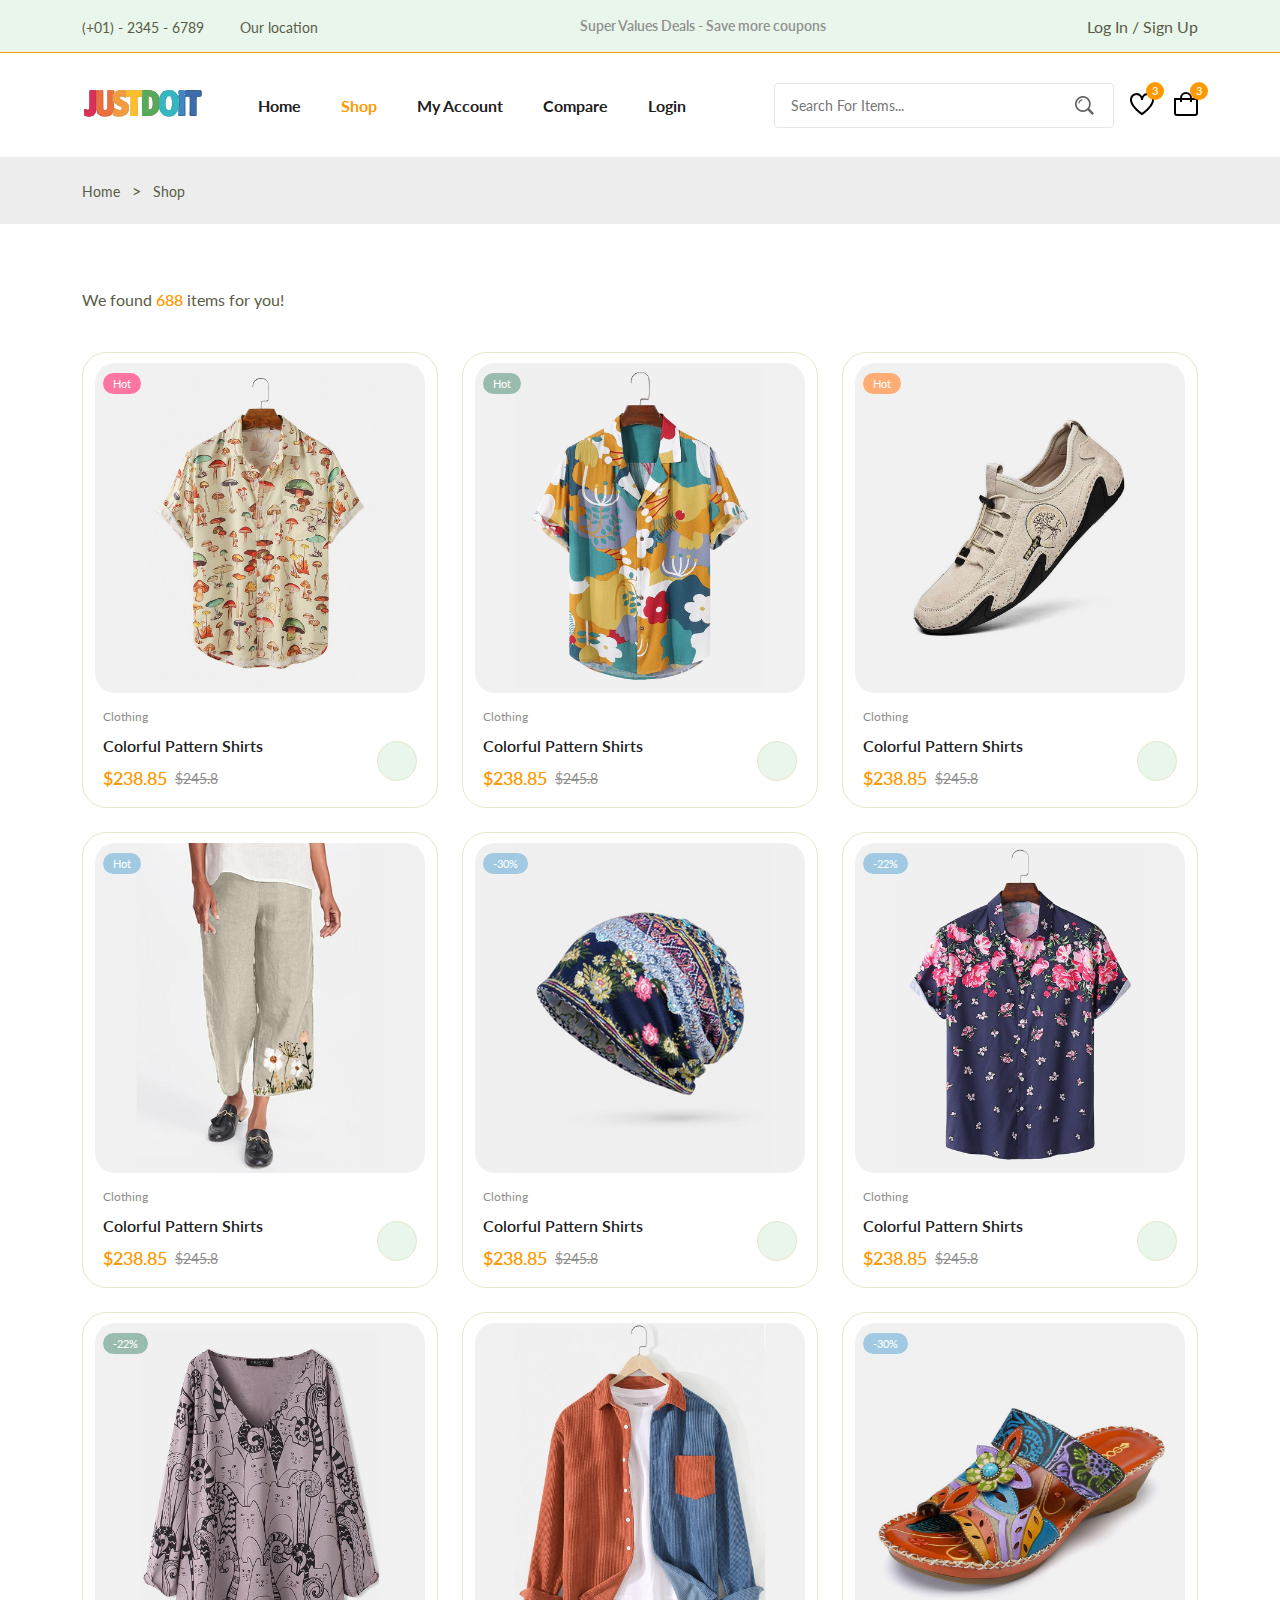
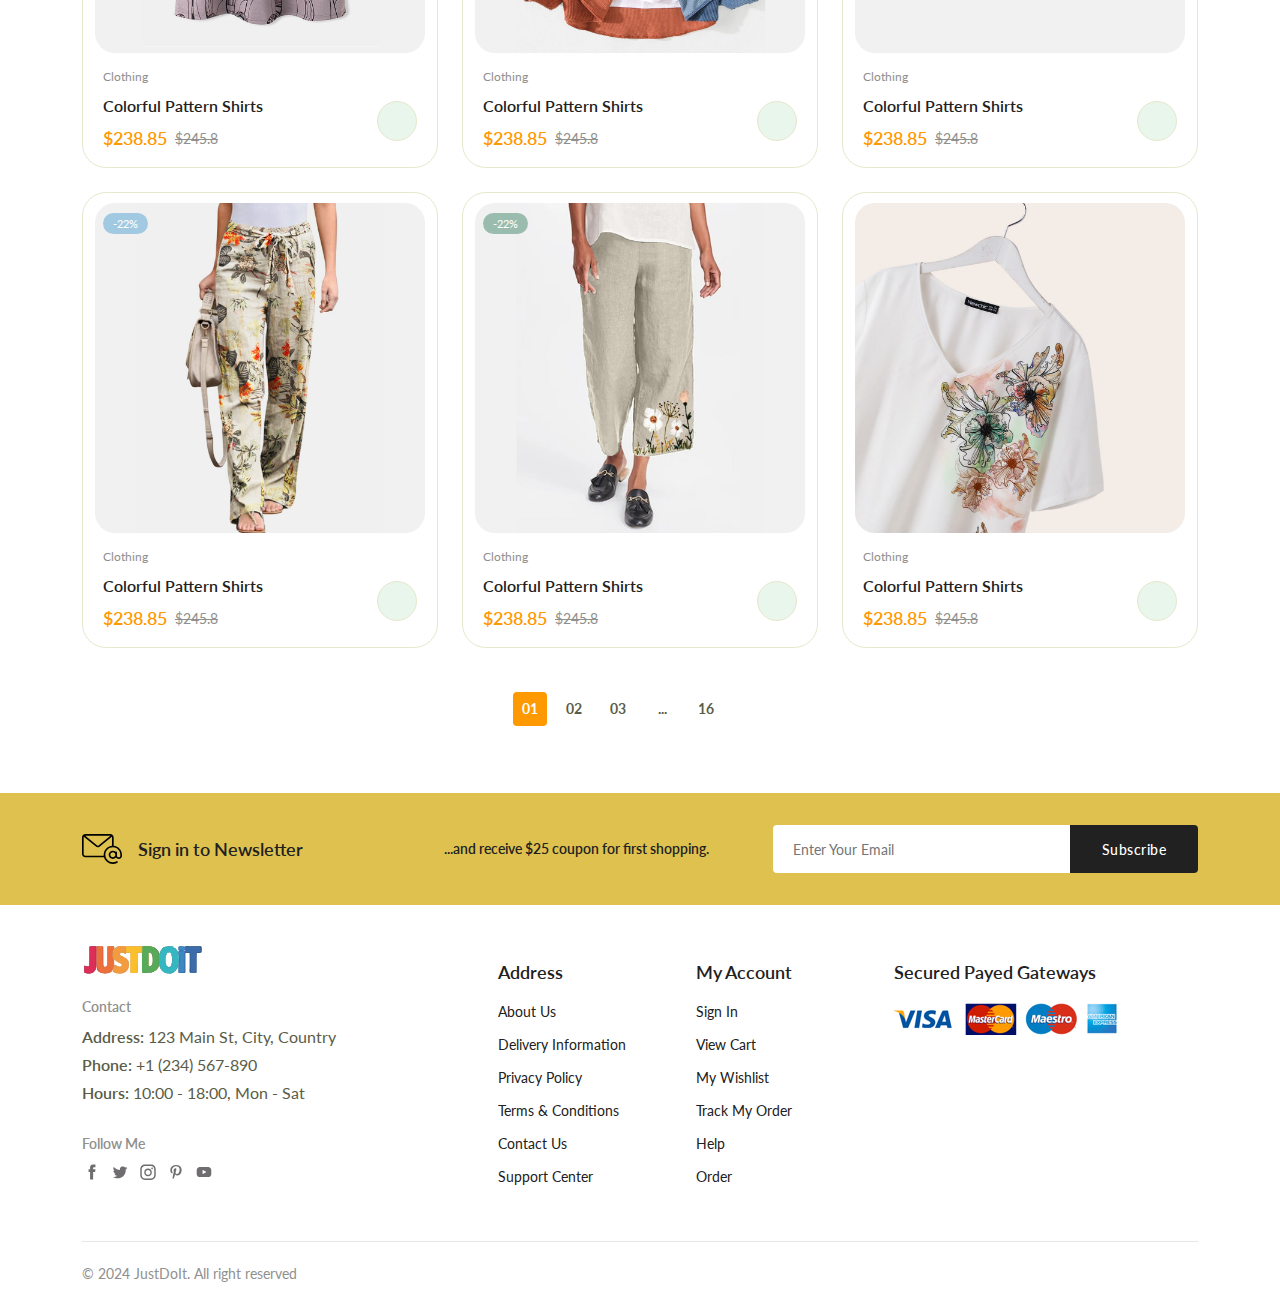
<file: shop.html>
<!DOCTYPE html>
<html lang="en">
  <head>
    <meta charset="UTF-8" />
    <meta name="viewport" content="width=device-width, initial-scale=1.0" />

    <!--=============== FLATICON ===============-->
    <link
      rel="stylesheet"
      href="https://cdn-uicons.flaticon.com/2.0.0/uicons-regular-straight/css/uicons-regular-straight.css"
    />

    <!--=============== SWIPER CSS ===============-->
    <link
      rel="stylesheet"
      href="https://cdn.jsdelivr.net/npm/swiper@11/swiper-bundle.min.css"
    />

    <!--=============== CSS ===============-->
    <link rel="stylesheet" href="./assets/css/styles.css" />

    <title>JustDoiT - Explore More With Us</title>
  </head>
  <body>
    <!--=============== HEADER ===============-->
    <header class="header">
      <div class="header__top">
        <div class="header__container container">
          <div class="header__contact">
            <span>(+01) - 2345 - 6789</span>
            <span>Our location</span>
          </div>
          <p class="header__alert-news">
            Super Values Deals - Save more coupons
          </p>
          <a href="login-register.html" class="header__top-action">
            Log In / Sign Up
          </a>
        </div>
      </div>

      <nav class="nav container">
        <a href="index.html" class="nav__logo">
          <img
            class="nav__logo-img"
            src="assets/img/logo.svg"
            alt="website logo"
          />
        </a>
        <div class="nav__menu" id="nav-menu">
          <ul class="nav__list">
            <li class="nav__item">
              <a href="index.html" class="nav__link">Home</a>
            </li>
            <li class="nav__item">
              <a href="shop.html" class="nav__link active-link">Shop</a>
            </li>
            <li class="nav__item">
              <a href="accounts.html" class="nav__link">My Account</a>
            </li>
            <li class="nav__item">
              <a href="compare.html" class="nav__link">Compare</a>
            </li>
            <li class="nav__item">
              <a href="login-register.html" class="nav__link">Login</a>
            </li>
          </ul>
          <div class="header__search">
            <input
              type="text"
              placeholder="Search For Items..."
              class="form__input"
            />
            <button class="search__btn">
              <img src="assets/img/search.png" alt="search icon" />
            </button>
          </div>
        </div>
        <div class="header__user-actions">
          <a href="wishlist.html" class="header__action-btn" title="Wishlist">
            <img src="assets/img/icon-heart.svg" alt="" />
            <span class="count">3</span>
          </a>
          <a href="cart.html" class="header__action-btn" title="Cart">
            <img src="assets/img/icon-cart.svg" alt="" />
            <span class="count">3</span>
          </a>
        </div>
      </nav>
    </header>

    <!--=============== MAIN ===============-->
    <main class="main">
      <!--=============== BREADCRUMB ===============-->
      <section class="breadcrumb">
        <ul class="breadcrumb__list flex container">
          <li><a href="index.html" class="breadcrumb__link">Home</a></li>
          <li><span class="breadcrumb__link"></span>></li>
          <li><span class="breadcrumb__link">Shop</span></li>
        </ul>
      </section>

      <!--=============== PRODUCTS ===============-->
      <section class="products container section--lg">
        <p class="total__products">We found <span>688</span> items for you!</p>
        <div class="products__container grid">
          <div class="product__item">
            <div class="product__banner">
              <a href="details.html" class="product__images">
                <img
                  src="assets/img/product-1-1.jpg"
                  alt=""
                  class="product__img default"
                />
                <img
                  src="assets/img/product-1-2.jpg"
                  alt=""
                  class="product__img hover"
                />
              </a>
              <div class="product__actions">
                <a href="#" class="action__btn" aria-label="Quick View">
                  <i class="fi fi-rs-eye"></i>
                </a>
                <a
                  href="#"
                  class="action__btn"
                  aria-label="Add to Wishlist"
                >
                  <i class="fi fi-rs-heart"></i>
                </a>
                <a href="#" class="action__btn" aria-label="Compare">
                  <i class="fi fi-rs-shuffle"></i>
                </a>
              </div>
              <div class="product__badge light-pink">Hot</div>
            </div>
            <div class="product__content">
              <span class="product__category">Clothing</span>
              <a href="details.html">
                <h3 class="product__title">Colorful Pattern Shirts</h3>
              </a>
              <div class="product__rating">
                <i class="fi fi-rs-star"></i>
                <i class="fi fi-rs-star"></i>
                <i class="fi fi-rs-star"></i>
                <i class="fi fi-rs-star"></i>
                <i class="fi fi-rs-star"></i>
              </div>
              <div class="product__price flex">
                <span class="new__price">$238.85</span>
                <span class="old__price">$245.8</span>
              </div>
              <a
                href="#"
                class="action__btn cart__btn"
                aria-label="Add To Cart"
              >
                <i class="fi fi-rs-shopping-bag-add"></i>
              </a>
            </div>
          </div>
          <div class="product__item">
            <div class="product__banner">
              <a href="details.html" class="product__images">
                <img
                  src="assets/img/product-2-1.jpg"
                  alt=""
                  class="product__img default"
                />
                <img
                  src="assets/img/product-2-2.jpg"
                  alt=""
                  class="product__img hover"
                />
              </a>
              <div class="product__actions">
                <a href="#" class="action__btn" aria-label="Quick View">
                  <i class="fi fi-rs-eye"></i>
                </a>
                <a
                  href="#"
                  class="action__btn"
                  aria-label="Add to Wishlist"
                >
                  <i class="fi fi-rs-heart"></i>
                </a>
                <a href="#" class="action__btn" aria-label="Compare">
                  <i class="fi fi-rs-shuffle"></i>
                </a>
              </div>
              <div class="product__badge light-green">Hot</div>
            </div>
            <div class="product__content">
              <span class="product__category">Clothing</span>
              <a href="details.html">
                <h3 class="product__title">Colorful Pattern Shirts</h3>
              </a>
              <div class="product__rating">
                <i class="fi fi-rs-star"></i>
                <i class="fi fi-rs-star"></i>
                <i class="fi fi-rs-star"></i>
                <i class="fi fi-rs-star"></i>
                <i class="fi fi-rs-star"></i>
              </div>
              <div class="product__price flex">
                <span class="new__price">$238.85</span>
                <span class="old__price">$245.8</span>
              </div>
              <a
                href="#"
                class="action__btn cart__btn"
                aria-label="Add To Cart"
              >
                <i class="fi fi-rs-shopping-bag-add"></i>
              </a>
            </div>
          </div>
          <div class="product__item">
            <div class="product__banner">
              <a href="details.html" class="product__images">
                <img
                  src="assets/img/product-3-1.jpg"
                  alt=""
                  class="product__img default"
                />
                <img
                  src="assets/img/product-3-2.jpg"
                  alt=""
                  class="product__img hover"
                />
              </a>
              <div class="product__actions">
                <a href="#" class="action__btn" aria-label="Quick View">
                  <i class="fi fi-rs-eye"></i>
                </a>
                <a
                  href="#"
                  class="action__btn"
                  aria-label="Add to Wishlist"
                >
                  <i class="fi fi-rs-heart"></i>
                </a>
                <a href="#" class="action__btn" aria-label="Compare">
                  <i class="fi fi-rs-shuffle"></i>
                </a>
              </div>
              <div class="product__badge light-orange">Hot</div>
            </div>
            <div class="product__content">
              <span class="product__category">Clothing</span>
              <a href="details.html">
                <h3 class="product__title">Colorful Pattern Shirts</h3>
              </a>
              <div class="product__rating">
                <i class="fi fi-rs-star"></i>
                <i class="fi fi-rs-star"></i>
                <i class="fi fi-rs-star"></i>
                <i class="fi fi-rs-star"></i>
                <i class="fi fi-rs-star"></i>
              </div>
              <div class="product__price flex">
                <span class="new__price">$238.85</span>
                <span class="old__price">$245.8</span>
              </div>
              <a
                href="#"
                class="action__btn cart__btn"
                aria-label="Add To Cart"
              >
                <i class="fi fi-rs-shopping-bag-add"></i>
              </a>
            </div>
          </div>
          <div class="product__item">
            <div class="product__banner">
              <a href="details.html" class="product__images">
                <img
                  src="assets/img/product-4-1.jpg"
                  alt=""
                  class="product__img default"
                />
                <img
                  src="assets/img/product-4-2.jpg"
                  alt=""
                  class="product__img hover"
                />
              </a>
              <div class="product__actions">
                <a href="#" class="action__btn" aria-label="Quick View">
                  <i class="fi fi-rs-eye"></i>
                </a>
                <a
                  href="#"
                  class="action__btn"
                  aria-label="Add to Wishlist"
                >
                  <i class="fi fi-rs-heart"></i>
                </a>
                <a href="#" class="action__btn" aria-label="Compare">
                  <i class="fi fi-rs-shuffle"></i>
                </a>
              </div>
              <div class="product__badge light-blue">Hot</div>
            </div>
            <div class="product__content">
              <span class="product__category">Clothing</span>
              <a href="details.html">
                <h3 class="product__title">Colorful Pattern Shirts</h3>
              </a>
              <div class="product__rating">
                <i class="fi fi-rs-star"></i>
                <i class="fi fi-rs-star"></i>
                <i class="fi fi-rs-star"></i>
                <i class="fi fi-rs-star"></i>
                <i class="fi fi-rs-star"></i>
              </div>
              <div class="product__price flex">
                <span class="new__price">$238.85</span>
                <span class="old__price">$245.8</span>
              </div>
              <a
                href="#"
                class="action__btn cart__btn"
                aria-label="Add To Cart"
              >
                <i class="fi fi-rs-shopping-bag-add"></i>
              </a>
            </div>
          </div>
          <div class="product__item">
            <div class="product__banner">
              <a href="details.html" class="product__images">
                <img
                  src="assets/img/product-5-1.jpg"
                  alt=""
                  class="product__img default"
                />
                <img
                  src="assets/img/product-5-2.jpg"
                  alt=""
                  class="product__img hover"
                />
              </a>
              <div class="product__actions">
                <a href="#" class="action__btn" aria-label="Quick View">
                  <i class="fi fi-rs-eye"></i>
                </a>
                <a
                  href="#"
                  class="action__btn"
                  aria-label="Add to Wishlist"
                >
                  <i class="fi fi-rs-heart"></i>
                </a>
                <a href="#" class="action__btn" aria-label="Compare">
                  <i class="fi fi-rs-shuffle"></i>
                </a>
              </div>
              <div class="product__badge light-blue">-30%</div>
            </div>
            <div class="product__content">
              <span class="product__category">Clothing</span>
              <a href="details.html">
                <h3 class="product__title">Colorful Pattern Shirts</h3>
              </a>
              <div class="product__rating">
                <i class="fi fi-rs-star"></i>
                <i class="fi fi-rs-star"></i>
                <i class="fi fi-rs-star"></i>
                <i class="fi fi-rs-star"></i>
                <i class="fi fi-rs-star"></i>
              </div>
              <div class="product__price flex">
                <span class="new__price">$238.85</span>
                <span class="old__price">$245.8</span>
              </div>
              <a
                href="#"
                class="action__btn cart__btn"
                aria-label="Add To Cart"
              >
                <i class="fi fi-rs-shopping-bag-add"></i>
              </a>
            </div>
          </div>
          <div class="product__item">
            <div class="product__banner">
              <a href="details.html" class="product__images">
                <img
                  src="assets/img/product-6-1.jpg"
                  alt=""
                  class="product__img default"
                />
                <img
                  src="assets/img/product-6-2.jpg"
                  alt=""
                  class="product__img hover"
                />
              </a>
              <div class="product__actions">
                <a href="#" class="action__btn" aria-label="Quick View">
                  <i class="fi fi-rs-eye"></i>
                </a>
                <a
                  href="#"
                  class="action__btn"
                  aria-label="Add to Wishlist"
                >
                  <i class="fi fi-rs-heart"></i>
                </a>
                <a href="#" class="action__btn" aria-label="Compare">
                  <i class="fi fi-rs-shuffle"></i>
                </a>
              </div>
              <div class="product__badge light-blue">-22%</div>
            </div>
            <div class="product__content">
              <span class="product__category">Clothing</span>
              <a href="details.html">
                <h3 class="product__title">Colorful Pattern Shirts</h3>
              </a>
              <div class="product__rating">
                <i class="fi fi-rs-star"></i>
                <i class="fi fi-rs-star"></i>
                <i class="fi fi-rs-star"></i>
                <i class="fi fi-rs-star"></i>
                <i class="fi fi-rs-star"></i>
              </div>
              <div class="product__price flex">
                <span class="new__price">$238.85</span>
                <span class="old__price">$245.8</span>
              </div>
              <a
                href="#"
                class="action__btn cart__btn"
                aria-label="Add To Cart"
              >
                <i class="fi fi-rs-shopping-bag-add"></i>
              </a>
            </div>
          </div>
          <div class="product__item">
            <div class="product__banner">
              <a href="details.html" class="product__images">
                <img
                  src="assets/img/product-7-1.jpg"
                  alt=""
                  class="product__img default"
                />
                <img
                  src="assets/img/product-7-2.jpg"
                  alt=""
                  class="product__img hover"
                />
              </a>
              <div class="product__actions">
                <a href="#" class="action__btn" aria-label="Quick View">
                  <i class="fi fi-rs-eye"></i>
                </a>
                <a
                  href="#"
                  class="action__btn"
                  aria-label="Add to Wishlist"
                >
                  <i class="fi fi-rs-heart"></i>
                </a>
                <a href="#" class="action__btn" aria-label="Compare">
                  <i class="fi fi-rs-shuffle"></i>
                </a>
              </div>
              <div class="product__badge light-green">-22%</div>
            </div>
            <div class="product__content">
              <span class="product__category">Clothing</span>
              <a href="details.html">
                <h3 class="product__title">Colorful Pattern Shirts</h3>
              </a>
              <div class="product__rating">
                <i class="fi fi-rs-star"></i>
                <i class="fi fi-rs-star"></i>
                <i class="fi fi-rs-star"></i>
                <i class="fi fi-rs-star"></i>
                <i class="fi fi-rs-star"></i>
              </div>
              <div class="product__price flex">
                <span class="new__price">$238.85</span>
                <span class="old__price">$245.8</span>
              </div>
              <a
                href="#"
                class="action__btn cart__btn"
                aria-label="Add To Cart"
              >
                <i class="fi fi-rs-shopping-bag-add"></i>
              </a>
            </div>
          </div>
          <div class="product__item">
            <div class="product__banner">
              <a href="details.html" class="product__images">
                <img
                  src="assets/img/product-8-1.jpg"
                  alt=""
                  class="product__img default"
                />
                <img
                  src="assets/img/product-8-2.jpg"
                  alt=""
                  class="product__img hover"
                />
              </a>
              <div class="product__actions">
                <a href="#" class="action__btn" aria-label="Quick View">
                  <i class="fi fi-rs-eye"></i>
                </a>
                <a
                  href="#"
                  class="action__btn"
                  aria-label="Add to Wishlist"
                >
                  <i class="fi fi-rs-heart"></i>
                </a>
                <a href="#" class="action__btn" aria-label="Compare">
                  <i class="fi fi-rs-shuffle"></i>
                </a>
              </div>
            </div>
            <div class="product__content">
              <span class="product__category">Clothing</span>
              <a href="details.html">
                <h3 class="product__title">Colorful Pattern Shirts</h3>
              </a>
              <div class="product__rating">
                <i class="fi fi-rs-star"></i>
                <i class="fi fi-rs-star"></i>
                <i class="fi fi-rs-star"></i>
                <i class="fi fi-rs-star"></i>
                <i class="fi fi-rs-star"></i>
              </div>
              <div class="product__price flex">
                <span class="new__price">$238.85</span>
                <span class="old__price">$245.8</span>
              </div>
              <a
                href="#"
                class="action__btn cart__btn"
                aria-label="Add To Cart"
              >
                <i class="fi fi-rs-shopping-bag-add"></i>
              </a>
            </div>
          </div>
          <div class="product__item">
            <div class="product__banner">
              <a href="details.html" class="product__images">
                <img
                  src="assets/img/product-10-1.jpg"
                  alt=""
                  class="product__img default"
                />
                <img
                  src="assets/img/product-10-2.jpg"
                  alt=""
                  class="product__img hover"
                />
              </a>
              <div class="product__actions">
                <a href="#" class="action__btn" aria-label="Quick View">
                  <i class="fi fi-rs-eye"></i>
                </a>
                <a
                  href="#"
                  class="action__btn"
                  aria-label="Add to Wishlist"
                >
                  <i class="fi fi-rs-heart"></i>
                </a>
                <a href="#" class="action__btn" aria-label="Compare">
                  <i class="fi fi-rs-shuffle"></i>
                </a>
              </div>
              <div class="product__badge light-blue">-30%</div>
            </div>
            <div class="product__content">
              <span class="product__category">Clothing</span>
              <a href="details.html">
                <h3 class="product__title">Colorful Pattern Shirts</h3>
              </a>
              <div class="product__rating">
                <i class="fi fi-rs-star"></i>
                <i class="fi fi-rs-star"></i>
                <i class="fi fi-rs-star"></i>
                <i class="fi fi-rs-star"></i>
                <i class="fi fi-rs-star"></i>
              </div>
              <div class="product__price flex">
                <span class="new__price">$238.85</span>
                <span class="old__price">$245.8</span>
              </div>
              <a
                href="#"
                class="action__btn cart__btn"
                aria-label="Add To Cart"
              >
                <i class="fi fi-rs-shopping-bag-add"></i>
              </a>
            </div>
          </div>
          <div class="product__item">
            <div class="product__banner">
              <a href="details.html" class="product__images">
                <img
                  src="assets/img/product-11-1.jpg"
                  alt=""
                  class="product__img default"
                />
                <img
                  src="assets/img/product-11-2.jpg"
                  alt=""
                  class="product__img hover"
                />
              </a>
              <div class="product__actions">
                <a href="#" class="action__btn" aria-label="Quick View">
                  <i class="fi fi-rs-eye"></i>
                </a>
                <a
                  href="#"
                  class="action__btn"
                  aria-label="Add to Wishlist"
                >
                  <i class="fi fi-rs-heart"></i>
                </a>
                <a href="#" class="action__btn" aria-label="Compare">
                  <i class="fi fi-rs-shuffle"></i>
                </a>
              </div>
              <div class="product__badge light-blue">-22%</div>
            </div>
            <div class="product__content">
              <span class="product__category">Clothing</span>
              <a href="details.html">
                <h3 class="product__title">Colorful Pattern Shirts</h3>
              </a>
              <div class="product__rating">
                <i class="fi fi-rs-star"></i>
                <i class="fi fi-rs-star"></i>
                <i class="fi fi-rs-star"></i>
                <i class="fi fi-rs-star"></i>
                <i class="fi fi-rs-star"></i>
              </div>
              <div class="product__price flex">
                <span class="new__price">$238.85</span>
                <span class="old__price">$245.8</span>
              </div>
              <a
                href="#"
                class="action__btn cart__btn"
                aria-label="Add To Cart"
              >
                <i class="fi fi-rs-shopping-bag-add"></i>
              </a>
            </div>
          </div>
          <div class="product__item">
            <div class="product__banner">
              <a href="details.html" class="product__images">
                <img
                  src="assets/img/product-4-1.jpg"
                  alt=""
                  class="product__img default"
                />
                <img
                  src="assets/img/product-4-2.jpg"
                  alt=""
                  class="product__img hover"
                />
              </a>
              <div class="product__actions">
                <a href="#" class="action__btn" aria-label="Quick View">
                  <i class="fi fi-rs-eye"></i>
                </a>
                <a
                  href="#"
                  class="action__btn"
                  aria-label="Add to Wishlist"
                >
                  <i class="fi fi-rs-heart"></i>
                </a>
                <a href="#" class="action__btn" aria-label="Compare">
                  <i class="fi fi-rs-shuffle"></i>
                </a>
              </div>
              <div class="product__badge light-green">-22%</div>
            </div>
            <div class="product__content">
              <span class="product__category">Clothing</span>
              <a href="details.html">
                <h3 class="product__title">Colorful Pattern Shirts</h3>
              </a>
              <div class="product__rating">
                <i class="fi fi-rs-star"></i>
                <i class="fi fi-rs-star"></i>
                <i class="fi fi-rs-star"></i>
                <i class="fi fi-rs-star"></i>
                <i class="fi fi-rs-star"></i>
              </div>
              <div class="product__price flex">
                <span class="new__price">$238.85</span>
                <span class="old__price">$245.8</span>
              </div>
              <a
                href="#"
                class="action__btn cart__btn"
                aria-label="Add To Cart"
              >
                <i class="fi fi-rs-shopping-bag-add"></i>
              </a>
            </div>
          </div>
          <div class="product__item">
            <div class="product__banner">
              <a href="details.html" class="product__images">
                <img
                  src="assets/img/product-12-1.jpg"
                  alt=""
                  class="product__img default"
                />
                <img
                  src="assets/img/product-12-2.jpg"
                  alt=""
                  class="product__img hover"
                />
              </a>
              <div class="product__actions">
                <a href="#" class="action__btn" aria-label="Quick View">
                  <i class="fi fi-rs-eye"></i>
                </a>
                <a
                  href="#"
                  class="action__btn"
                  aria-label="Add to Wishlist"
                >
                  <i class="fi fi-rs-heart"></i>
                </a>
                <a href="#" class="action__btn" aria-label="Compare">
                  <i class="fi fi-rs-shuffle"></i>
                </a>
              </div>
            </div>
            <div class="product__content">
              <span class="product__category">Clothing</span>
              <a href="details.html">
                <h3 class="product__title">Colorful Pattern Shirts</h3>
              </a>
              <div class="product__rating">
                <i class="fi fi-rs-star"></i>
                <i class="fi fi-rs-star"></i>
                <i class="fi fi-rs-star"></i>
                <i class="fi fi-rs-star"></i>
                <i class="fi fi-rs-star"></i>
              </div>
              <div class="product__price flex">
                <span class="new__price">$238.85</span>
                <span class="old__price">$245.8</span>
              </div>
              <a
                href="#"
                class="action__btn cart__btn"
                aria-label="Add To Cart"
              >
                <i class="fi fi-rs-shopping-bag-add"></i>
              </a>
            </div>
          </div>
        </div>
        <ul class="pagination">
          <li><a href="#" class="pagination__link active">01</a></li>
          <li><a href="#" class="pagination__link">02</a></li>
          <li><a href="#" class="pagination__link">03</a></li>
          <li><a href="#" class="pagination__link">...</a></li>
          <li><a href="#" class="pagination__link">16</a></li>
          <li><a href="#" class="pagination__link icon">
            <i class="fi-rs-angle-double-small-right"></i>
          </a></li>
        </ul>
      </section>

      <!--=============== NEWSLETTER ===============-->
      <section class="newsletter section">
        <div class="newsletter__container container grid">
          <h3 class="newsletter__title flex">
            <img
              src="./assets/img/icon-email.svg"
              alt=""
              class="newsletter__icon"
            />
            Sign in to Newsletter
          </h3>
          <p class="newsletter__description">
            ...and receive $25 coupon for first shopping.
          </p>
          <form action="" class="newsletter__form">
            <input
              type="text"
              placeholder="Enter Your Email"
              class="newsletter__input"
            />
            <button type="submit" class="newsletter__btn">Subscribe</button>
          </form>
        </div>
      </section>
    </main>

    <!--=============== FOOTER ===============-->
    <footer class="footer container">
      <div class="footer__container grid">
        <div class="footer__content">
          <a href="index.html" class="footer__logo">
            <img src="./assets/img/logo.svg" alt="" class="footer__logo-img" />
          </a>
          <h4 class="footer__subtitle">Contact</h4>
          <p class="footer__description">
            <span>Address:</span> 123 Main St, City, Country
          </p>
          <p class="footer__description">
            <span>Phone:</span>   +1 (234) 567-890
          </p>
          <p class="footer__description">
            <span>Hours:</span> 10:00 - 18:00, Mon - Sat
          </p>
          <div class="footer__social">
            <h4 class="footer__subtitle">Follow Me</h4>
            <div class="footer__links flex">
              <a href="#">
                <img
                  src="./assets/img/icon-facebook.svg"
                  alt=""
                  class="footer__social-icon"
                />
              </a>
              <a href="#">
                <img
                  src="./assets/img/icon-twitter.svg"
                  alt=""
                  class="footer__social-icon"
                />
              </a>
              <a href="#">
                <img
                  src="./assets/img/icon-instagram.svg"
                  alt=""
                  class="footer__social-icon"
                />
              </a>
              <a href="#">
                <img
                  src="./assets/img/icon-pinterest.svg"
                  alt=""
                  class="footer__social-icon"
                />
              </a>
              <a href="#">
                <img
                  src="./assets/img/icon-youtube.svg"
                  alt=""
                  class="footer__social-icon"
                />
              </a>
            </div>
          </div>
        </div>
        <div class="footer__content">
          <h3 class="footer__title">Address</h3>
          <ul class="footer__links">
            <li><a href="about.html" class="footer__link">About Us</a></li>
            <li><a href="#" class="footer__link">Delivery Information</a></li>
            <li><a href="#" class="footer__link">Privacy Policy</a></li>
            <li><a href="#" class="footer__link">Terms & Conditions</a></li>
            <li><a href="contact.html" class="footer__link">Contact Us</a></li>
            <li><a href="#" class="footer__link">Support Center</a></li>
          </ul>
        </div>
        <div class="footer__content">
          <h3 class="footer__title">My Account</h3>
          <ul class="footer__links">
            <li><a href="#" class="footer__link">Sign In</a></li>
            <li><a href="#" class="footer__link">View Cart</a></li>
            <li><a href="#" class="footer__link">My Wishlist</a></li>
            <li><a href="#" class="footer__link">Track My Order</a></li>
            <li><a href="#" class="footer__link">Help</a></li>
            <li><a href="#" class="footer__link">Order</a></li>
          </ul>
        </div>
        <div class="footer__content">
          <h3 class="footer__title">Secured Payed Gateways</h3>
          <img
            src="./assets/img/payment-method.png"
            alt=""
            class="payment__img"
          />
        </div>
      </div>
      <div class="footer__bottom">
        <p class="copyright">&copy; 2024 JustDoIt. All right reserved</p>

      </div>
    </footer>

    <!--=============== SWIPER JS ===============-->
    <script src="https://cdn.jsdelivr.net/npm/swiper@11/swiper-bundle.min.js"></script>

    <!--=============== MAIN JS ===============-->
    <script src="assets/js/main.js"></script>
  </body>
</html>
</file>
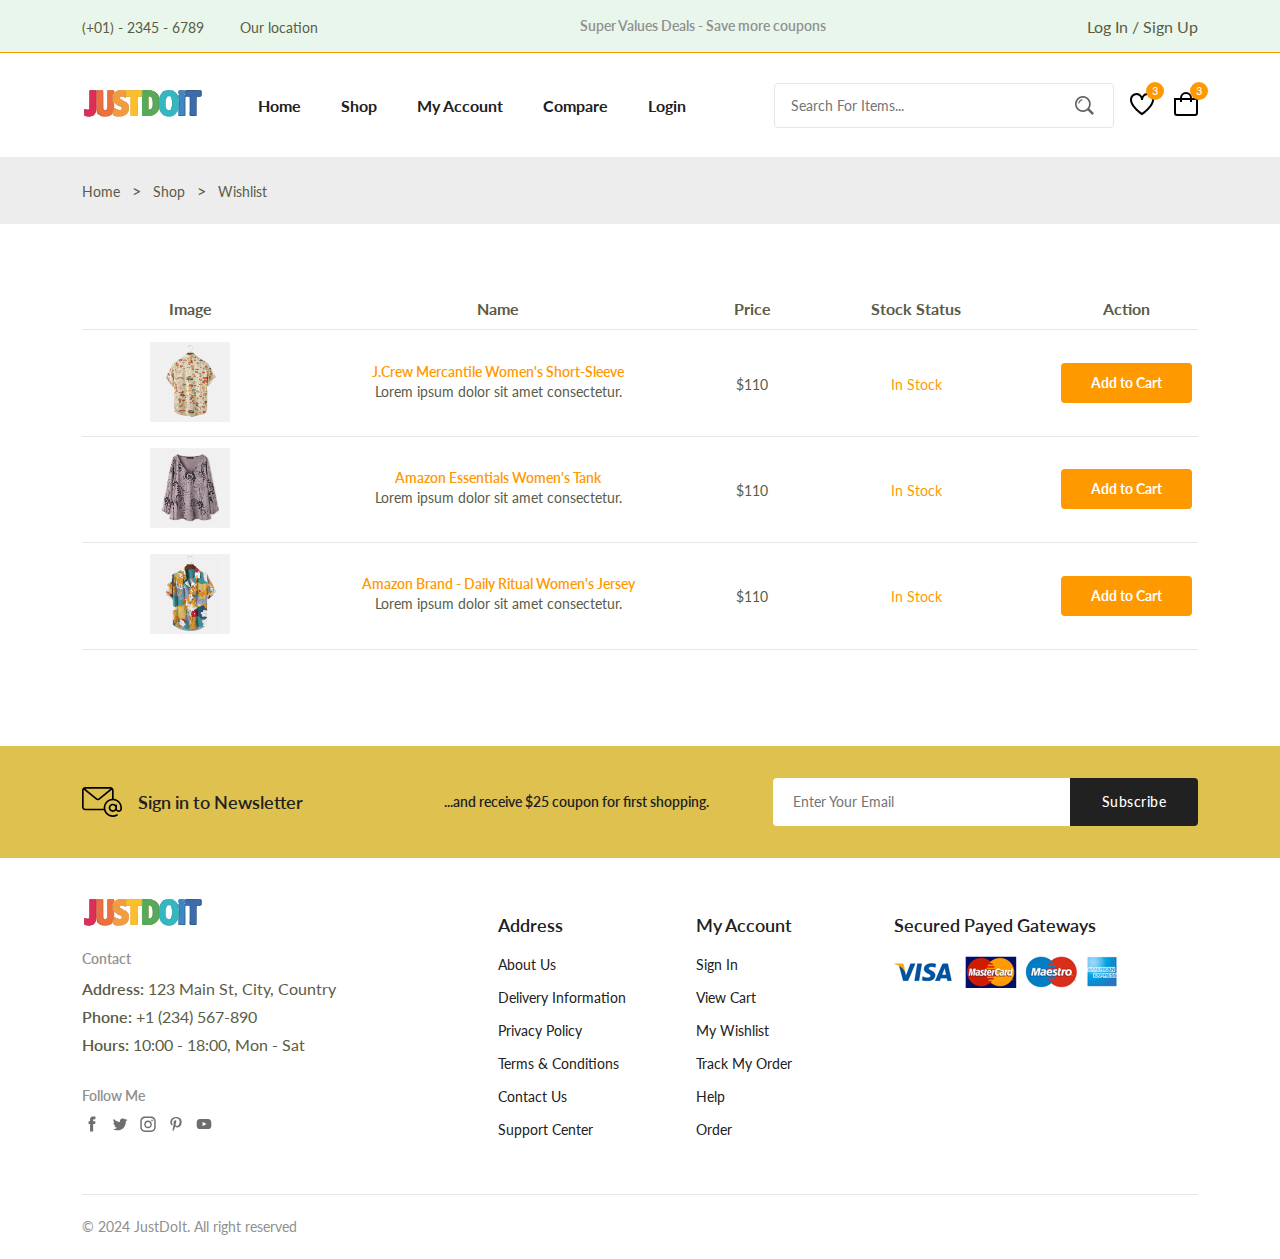
<file: wishlist.html>
<!DOCTYPE html>
<html lang="en">
  <head>
    <meta charset="UTF-8" />
    <meta name="viewport" content="width=device-width, initial-scale=1.0" />

    <!--=============== FLATICON ===============-->
    <link
      rel="stylesheet"
      href="https://cdn-uicons.flaticon.com/2.0.0/uicons-regular-straight/css/uicons-regular-straight.css"
    />

    <!--=============== SWIPER CSS ===============-->
    <link
      rel="stylesheet"
      href="https://cdn.jsdelivr.net/npm/swiper@11/swiper-bundle.min.css"
    />

    <!--=============== CSS ===============-->
    <link rel="stylesheet" href="./assets/css/styles.css" />

    <title>JustDoiT - Explore More With Us</title>
  </head>
  <body>
    <!--=============== HEADER ===============-->
    <header class="header">
      <div class="header__top">
        <div class="header__container container">
          <div class="header__contact">
            <span>(+01) - 2345 - 6789</span>
            <span>Our location</span>
          </div>
          <p class="header__alert-news">
            Super Values Deals - Save more coupons
          </p>
          <a href="login-register.html" class="header__top-action">
            Log In / Sign Up
          </a>
        </div>
      </div>

      <nav class="nav container">
        <a href="index.html" class="nav__logo">
          <img
            class="nav__logo-img"
            src="assets/img/logo.svg"
            alt="website logo"
          />
        </a>
        <div class="nav__menu" id="nav-menu">
          <ul class="nav__list">
            <li class="nav__item">
              <a href="index.html" class="nav__link">Home</a>
            </li>
            <li class="nav__item">
              <a href="shop.html" class="nav__link">Shop</a>
            </li>
            <li class="nav__item">
              <a href="accounts.html" class="nav__link">My Account</a>
            </li>
            <li class="nav__item">
              <a href="compare.html" class="nav__link">Compare</a>
            </li>
            <li class="nav__item">
              <a href="login-register.html" class="nav__link">Login</a>
            </li>
          </ul>
          <div class="header__search">
            <input
              type="text"
              placeholder="Search For Items..."
              class="form__input"
            />
            <button class="search__btn">
              <img src="assets/img/search.png" alt="search icon" />
            </button>
          </div>
        </div>
        <div class="header__user-actions">
          <a href="wishlist.html" class="header__action-btn" title="Wishlist">
            <img src="assets/img/icon-heart.svg" alt="" />
            <span class="count">3</span>
          </a>
          <a href="cart.html" class="header__action-btn" title="Cart">
            <img src="assets/img/icon-cart.svg" alt="" />
            <span class="count">3</span>
          </a>
        </div>
      </nav>
    </header>

    <!--=============== MAIN ===============-->
    <main class="main">
      <!--=============== BREADCRUMB ===============-->
      <section class="breadcrumb">
        <ul class="breadcrumb__list flex container">
          <li><a href="index.html" class="breadcrumb__link">Home</a></li>
          <li><span class="breadcrumb__link"></span>></li>
          <li><span class="breadcrumb__link">Shop</span></li>
          <li><span class="breadcrumb__link"></span>></li>
          <li><span class="breadcrumb__link">Wishlist</span></li>
        </ul>
      </section>

      <!--=============== WISHLIST ===============-->
      <section class="wishlist section--lg container">
        <div class="table__container">
          <table class="table">
            <thead>
              <tr>
                <th>Image</th>
                <th>Name</th>
                <th>Price</th>
                <th>Stock Status</th>
                <th>Action</th>
                <th>Rename</th>
              </tr>
            </thead>
            <tbody>
              <tr>
                <td>
                  <img
                    src="./assets//img/product-1-2.jpg"
                    alt=""
                    class="table__img"
                  />
                </td>
                <td>
                  <h3 class="table__title">
                    J.Crew Mercantile Women's Short-Sleeve
                  </h3>
                  <p class="table__description">
                    Lorem ipsum dolor sit amet consectetur.
                  </p>
                </td>
                <td>
                  <span class="table__price">$110</span>
                </td>
                <td><span class="table__stock">In Stock</span></td>
                <td><a href="#" class="btn btn--sm">Add to Cart</a></td>
                <td><i class="fi fi-rs-trash table__trash"></i></td>
              </tr>
              <tr>
                <td>
                  <img
                    src="./assets//img/product-7-1.jpg"
                    alt=""
                    class="table__img"
                  />
                </td>
                <td>
                  <h3 class="table__title">Amazon Essentials Women's Tank</h3>
                  <p class="table__description">
                    Lorem ipsum dolor sit amet consectetur.
                  </p>
                </td>
                <td>
                  <span class="table__price">$110</span>
                </td>
                <td><span class="table__stock">In Stock</span></td>
                <td><a href="#" class="btn btn--sm">Add to Cart</a></td>
                <td><i class="fi fi-rs-trash table__trash"></i></td>
              </tr>
              <tr>
                <td>
                  <img
                    src="./assets//img/product-2-1.jpg"
                    alt=""
                    class="table__img"
                  />
                </td>
                <td>
                  <h3 class="table__title">
                    Amazon Brand - Daily Ritual Women's Jersey
                  </h3>
                  <p class="table__description">
                    Lorem ipsum dolor sit amet consectetur.
                  </p>
                </td>
                <td>
                  <span class="table__price">$110</span>
                </td>
                <td><span class="table__stock">In Stock</span></td>
                <td><a href="#" class="btn btn--sm">Add to Cart</a></td>
                <td><i class="fi fi-rs-trash table__trash"></i></td>
              </tr>
            </tbody>
          </table>
        </div>
      </section>

      <!--=============== NEWSLETTER ===============-->
      <section class="newsletter section">
        <div class="newsletter__container container grid">
          <h3 class="newsletter__title flex">
            <img
              src="./assets/img/icon-email.svg"
              alt=""
              class="newsletter__icon"
            />
            Sign in to Newsletter
          </h3>
          <p class="newsletter__description">
            ...and receive $25 coupon for first shopping.
          </p>
          <form action="" class="newsletter__form">
            <input
              type="text"
              placeholder="Enter Your Email"
              class="newsletter__input"
            />
            <button type="submit" class="newsletter__btn">Subscribe</button>
          </form>
        </div>
      </section>
    </main>

    <!--=============== FOOTER ===============-->
    <footer class="footer container">
      <div class="footer__container grid">
        <div class="footer__content">
          <a href="index.html" class="footer__logo">
            <img src="./assets/img/logo.svg" alt="" class="footer__logo-img" />
          </a>
          <h4 class="footer__subtitle">Contact</h4>
          <p class="footer__description">
            <span>Address:</span> 123 Main St, City, Country
          </p>
          <p class="footer__description">
            <span>Phone:</span>   +1 (234) 567-890
          </p>
          <p class="footer__description">
            <span>Hours:</span> 10:00 - 18:00, Mon - Sat
          </p>
          <div class="footer__social">
            <h4 class="footer__subtitle">Follow Me</h4>
            <div class="footer__links flex">
              <a href="#">
                <img
                  src="./assets/img/icon-facebook.svg"
                  alt=""
                  class="footer__social-icon"
                />
              </a>
              <a href="#">
                <img
                  src="./assets/img/icon-twitter.svg"
                  alt=""
                  class="footer__social-icon"
                />
              </a>
              <a href="#">
                <img
                  src="./assets/img/icon-instagram.svg"
                  alt=""
                  class="footer__social-icon"
                />
              </a>
              <a href="#">
                <img
                  src="./assets/img/icon-pinterest.svg"
                  alt=""
                  class="footer__social-icon"
                />
              </a>
              <a href="#">
                <img
                  src="./assets/img/icon-youtube.svg"
                  alt=""
                  class="footer__social-icon"
                />
              </a>
            </div>
          </div>
        </div>
        <div class="footer__content">
          <h3 class="footer__title">Address</h3>
          <ul class="footer__links">
            <li><a href="about.html" class="footer__link">About Us</a></li>
            <li><a href="#" class="footer__link">Delivery Information</a></li>
            <li><a href="#" class="footer__link">Privacy Policy</a></li>
            <li><a href="#" class="footer__link">Terms & Conditions</a></li>
            <li><a href="contact.html" class="footer__link">Contact Us</a></li>
            <li><a href="#" class="footer__link">Support Center</a></li>
          </ul>
        </div>
        <div class="footer__content">
          <h3 class="footer__title">My Account</h3>
          <ul class="footer__links">
            <li><a href="#" class="footer__link">Sign In</a></li>
            <li><a href="#" class="footer__link">View Cart</a></li>
            <li><a href="#" class="footer__link">My Wishlist</a></li>
            <li><a href="#" class="footer__link">Track My Order</a></li>
            <li><a href="#" class="footer__link">Help</a></li>
            <li><a href="#" class="footer__link">Order</a></li>
          </ul>
        </div>
        <div class="footer__content">
          <h3 class="footer__title">Secured Payed Gateways</h3>
          <img
            src="./assets/img/payment-method.png"
            alt=""
            class="payment__img"
          />
        </div>
      </div>
      <div class="footer__bottom">
        <p class="copyright">&copy; 2024 JustDoIt. All right reserved</p>

      </div>
    </footer>

    <!--=============== SWIPER JS ===============-->
    <script src="https://cdn.jsdelivr.net/npm/swiper@11/swiper-bundle.min.js"></script>

    <!--=============== MAIN JS ===============-->
    <script src="assets/js/main.js"></script>
  </body>
</html>
</file>
<file: assets/css/styles.css>
/*=============== GOOGLE FONTS ===============*/
@import url("https://fonts.googleapis.com/css2?family=Lato:wght@400;700&family=Spartan:wght@400;500;600;700&display=swap");

/*=============== VARIABLES CSS ===============*/
:root {
  --header-height: 4rem;

  /*========== Colors ==========*/
  --first-color: hsl(36, 100%, 50%);
  --first-color-alt: hsl(129, 44%, 94%);
  --second-color: hsl(34, 94%, 87%);
  --title-color: hsl(0, 0%, 13%);
  --text-color: hsl(66, 13%, 32%);
  --text-color-light: hsl(60, 1%, 56%);
  --body-color: hsl(0, 0%, 100%);
  --container-color: hsl(0, 0%, 93%);
  --border-color: hsl(62, 37%, 85%);
  --border-color-alt: hsl(113, 15%, 90%);

  /*========== Font and typography ==========*/
  --body-font: "Lato", sans-serif;
  --second-font: "League Spartan" sans-serif;
  --big-font-size: 3.5rem;
  --h1-font-size: 2.75rem;
  --h2-font-size: 2rem;
  --h3-font-size: 1.75rem;
  --h4-font-size: 1.375rem;
  --large-font-size: 1.125rem;
  --normal-font-size: 1rem;
  --small-font-size: 0.875rem;
  --smaller-font-size: 0.75rem;
  --tiny-font-size: 0.6875rem;

  /*========== Font weight ==========*/
  --weight-400: 400;
  --weight-500: 500;
  --weight-600: 600;
  --weight-700: 700;

  /*========== Transition ==========*/
  --transition: cubic-bezier(0, 0, 0.05, 1);
}

/* Responsive typography */
@media screen and (max-width: 1200px) {
  :root {
    --big-font-size: 2.25rem;
    --h1-font-size: 2rem;
    --h2-font-size: 1.375rem;
    --h3-font-size: 1.25rem;
    --h4-font-size: 1.125rem;
    --large-font-size: 1rem;
    --normal-font-size: 0.9375rem;
    --small-font-size: 0.8125rem;
    --smaller-font-size: 0.6875rem;
    --tiny-font-size: 0.625rem;
  }
}

/*=============== BASE ===============*/
* {
  margin: 0;
  padding: 0;
  box-sizing: border-box;
}

html {
  scroll-behavior: smooth;
}

input,
textarea,
body {
  color: var(--text-color);
  font-family: var(--body-font);
  font-size: var(--normal-font-size);
  font-weight: var(--weight-400);
}

body {
  background-color: var(--body-color);
}

h1,
h2,
h3,
h4 {
  font-family: var(--second-font);
  color: var(--title-color);
  font-weight: var(--weight-600);
}

ul {
  list-style: none;
}

a {
  text-decoration: none;
}

p {
  line-height: 1.5rem;
}

img {
  max-width: 100%;
}

button,
textarea,
input {
  background-color: transparent;
  border: none;
  outline: none;
}

table {
  width: 100%;
  border-collapse: collapse;
}

/*=============== REUSABLE CSS CLASSES ===============*/
.container {
  max-width: 1320px;
  margin-inline: auto;
  padding-inline: 0.75rem;
}

.grid {
  display: grid;
  gap: 1.5rem;
}

.section {
  padding-block: 2rem;
}

.section--lg {
  padding-block: 4rem;
}

.section__title {
  font-size: var(--h4-font-size);
  margin-bottom: 1.5rem;
}

.section__title span {
  color: var(--first-color);
}

.form__input {
  border: 1px solid var(--border-color-alt);
  padding-inline: 1rem;
  height: 45px;
  font-size: var(--small-font-size);
  border-radius: 0.25rem;
  -webkit-border-radius: 0.25rem;
  -moz-border-radius: 0.25rem;
  -ms-border-radius: 0.25rem;
  -o-border-radius: 0.25rem;
}

.new__price {
  color: var(--first-color);
  font-weight: var(--weight-600);
}

.old__price {
  color: var(--text-color-light);
  font-size: var(--small-font-size);
  text-decoration: line-through;
}

.form {
  row-gap: 1rem;
}

.form__group {
  grid-template-columns: repeat(2, 1fr);
  gap: 1rem;
}

.textarea {
  height: 200px;
  padding-block: 1rem;
  resize: none;
}

/*=============== HEADER & NAV ===============*/
.header__top {
  background-color: var(--first-color-alt);
  border-bottom: 1px solid var(--first-color);
  padding-block: 0.875rem;
}

.header__container {
  display: flex;
  justify-content: space-between;
  align-items: center;
}

.header__contact span:first-child {
  margin-right: 2rem;
}

.header__contact span,
.header__alert-news,
.header__alert-top-action {
  font-size: var(--small-font-size);
}

.header__alert-news {
  color: var(--text-color-light);
  font-weight: var(--weight-600);
}

.header__top-action {
  color: var(--text-color);
}

.nav,
.nav__menu,
.nav__list,
.header__user-actions {
  display: flex;
  align-items: center;
}

.nav {
  height: calc(var(--header-height) + 2.5rem);
  justify-content: space-between;
  column-gap: 1rem;
}

.nav__logo-img {
  width: 120px;
}

.nav__menu {
  flex-grow: 1;
  margin-left: 2.5rem;
}

.nav__list {
  column-gap: 2.5rem;
  margin-right: auto;
}

.nav__link {
  color: var(--title-color);
  font-weight: var(--weight-700);
  transform: all 0.3s var(--transition);
  -webkit-transform: all 0.3s var(--transition);
  -moz-transform: all 0.3s var(--transition);
  -ms-transform: all 0.3s var(--transition);
  -o-transform: all 0.3s var(--transition);
}

.header__search {
  width: 340px;
  position: relative;
}

.header__search .form__input {
  width: 100%;
}

.search__btn {
  position: absolute;
  top: 24%;
  right: 1.25rem;
  cursor: pointer;
}

.header__user-actions {
  column-gap: 1.25rem;
}

.header__action-btn {
  position: relative;
}

.header__action-btn img {
  width: 24px;
}

.header__action-btn span.count {
  position: absolute;
  top: -0.625rem;
  right: -0.625rem;
  background-color: var(--first-color);
  color: var(--body-color);
  height: 18px;
  width: 18px;
  text-align: center;
  font-size: var(--tiny-font-size);
  line-height: 18px;
  border-radius: 50%;
  -webkit-border-radius: 50%;
  -moz-border-radius: 50%;
  -ms-border-radius: 50%;
  -o-border-radius: 50%;
}

.nav__menu-top,
.nav__toggle {
  display: none;
}

/* Active link */
.active-link,
.nav__link:hover {
  color: var(--first-color);
}

/*=============== HOME ===============*/
.home__container {
  grid-template-columns: 5fr 7fr;
  align-items: center;
}

.home__subtitle,
.home__description {
  font-size: var(--large-font-size);
}

.home__subtitle {
  font-family: var(--second-font);
  font-weight: var(--weight-600);
  margin-bottom: 1rem;
  display: block;
}

.home__title {
  font-size: var(--h1-font-size);
  font-weight: var(--weight-700);
  line-height: 1.4;
}

.home__title span {
  color: var(--first-color);
  font-size: var(--big-font-size);
}

.home__description {
  margin-block: 0.5rem 2rem;
}

.home__img {
  justify-self: flex-end;
}

/*=============== BUTTONS ===============*/
.btn {
  display: inline-block;
  background-color: var(--first-color);
  border: 2px solid var(--first-color);
  color: var(--body-color);
  padding-inline: 1.75rem;
  /* padding: 0.75rem 1.75rem; */
  height: 49px;
  line-height: 43px;
  font-family: var(--second-font);
  font-size: var(--small-font-size);
  font-weight: var(--weight-700);
  border-radius: 0.25rem;
  -webkit-border-radius: 0.25rem;
  -moz-border-radius: 0.25rem;
  -ms-border-radius: 0.25rem;
  -o-border-radius: 0.25rem;
  transition: all 0.4s var(--transition);
  -webkit-transition: all 0.4s var(--transition);
  -moz-transition: all 0.4s var(--transition);
  -ms-transition: all 0.4s var(--transition);
  -o-transition: all 0.4s var(--transition);
}

.btn:hover {
  background-color: transparent;
  color: var(--first-color);
}

.btn--md,
.btn--sm {
  font-family: var(--body-font);
}

.btn--md {
  height: 45px;
  line-height: 40px;
}

.btn--sm {
  height: 40px;
  line-height: 35px;
}

/*=============== CATEGORIES ===============*/
.categories {
  overflow: hidden;
}

.category__item {
  text-align: center;
  border: 1px solid var(--border-color);
  padding: 0.625rem 0.625rem 1.25rem;
  border-radius: 1.25rem;
  -webkit-border-radius: 1.25rem;
  -moz-border-radius: 1.25rem;
  -ms-border-radius: 1.25rem;
  -o-border-radius: 1.25rem;
}

.category__img {
  margin-bottom: 1.25rem;
  border-radius: 0.75rem;
  -webkit-border-radius: 0.75rem;
  -moz-border-radius: 0.75rem;
  -ms-border-radius: 0.75rem;
  -o-border-radius: 0.75rem;
}

.category__title {
  color: var(--text-color);
  font-size: var(--small-font-size);
}

.flex {
  display: flex;
  align-items: center;
  column-gap: 0.5rem;
}

/* Swiper class */

.swiper {
  overflow: initial;
}

.swiper-button-next::after,
.swiper-button-prev::after {
  content: "";
}

.swiper-button-next,
.swiper-button-prev {
  top: -1.875rem;
  background-color: var(--first-color-alt);
  border: 1px solid var(--border-color);
  width: 30px;
  height: 30px;
  color: var(--first-color);
  font-size: var(--tiny-font-size);
  border-radius: 50%;
  -webkit-border-radius: 50%;
  -moz-border-radius: 50%;
  -ms-border-radius: 50%;
  -o-border-radius: 50%;
}

.swiper-button-prev {
  left: initial;
  right: 2.5rem;
}

.swiper-button-next {
  right: 0;
}

/*=============== PRODUCTS ===============*/
.tab__btns {
  display: flex;
  flex-wrap: wrap;
  gap: 0.75rem;
  margin-bottom: 2rem;
}

.tab__btn {
  background-color: var(--container-color);
  color: var(--title-color);
  padding: 1rem 1.25rem 0.875rem;
  font-family: var(--second-font);
  font-size: var(--small-font-size);
  font-weight: var(--weight-600);
  cursor: pointer;
  border-radius: 0.25rem;
  -webkit-border-radius: 0.25rem;
  -moz-border-radius: 0.25rem;
  -ms-border-radius: 0.25rem;
  -o-border-radius: 0.25rem;
}

.products__container {
  grid-template-columns: repeat(4, 1fr);
}

.product__item {
  border: 1px solid var(--border-color);
  border-radius: 1.5rem;
  transition: all 0.2s var(--transition);
  -webkit-border-radius: 1.5rem;
  -moz-border-radius: 1.5rem;
  -ms-border-radius: 1.5rem;
  -o-border-radius: 1.5rem;
  -webkit-transition: all 0.2s var(--transition);
  -moz-transition: all 0.2s var(--transition);
  -ms-transition: all 0.2s var(--transition);
  -o-transition: all 0.2s var(--transition);
}

.product__banner {
  padding: 0.625rem 0.75rem 0.75rem;
}

.product__banner,
.product__images {
  position: relative;
}

.product__images {
  display: block;
  overflow: hidden;
  border-radius: 1.25rem;
  -webkit-border-radius: 1.25rem;
  -moz-border-radius: 1.25rem;
  -ms-border-radius: 1.25rem;
  -o-border-radius: 1.25rem;
}

.product__img {
  vertical-align: middle;
  transition: all 1.5s var(--transition);
  -webkit-transition: all 1.5s var(--transition);
  -moz-transition: all 1.5s var(--transition);
  -ms-transition: all 1.5s var(--transition);
  -o-transition: all 1.5s var(--transition);
}

.product__item:hover .product__img {
  transform: scale(1.1);
  -webkit-transform: scale(1.1);
  -moz-transform: scale(1.1);
  -ms-transform: scale(1.1);
  -o-transform: scale(1.1);
}

.product__img.hover {
  position: absolute;
  top: 0;
  left: 0;
}

.product__actions {
  position: absolute;
  top: 50%;
  left: 50%;
  display: flex;
  column-gap: 0.5rem;
  transform: translate(-50%, -50%);
  transition: all 0.2s var(--transition);
  -webkit-transform: translate(-50%, -50%);
  -moz-transform: translate(-50%, -50%);
  -ms-transform: translate(-50%, -50%);
  -o-transform: translate(-50%, -50%);
  -webkit-transition: all 0.2s var(--transition);
  -moz-transition: all 0.2s var(--transition);
  -ms-transition: all 0.2s var(--transition);
  -o-transition: all 0.2s var(--transition);
}

.action__btn {
  position: relative;
  width: 40px;
  height: 40px;
  line-height: 42px;
  text-align: center;
  background-color: var(--first-color-alt);
  border: 1px solid var(--border-color);
  color: var(--text-color);
  font-size: var(--small-font-size);
  border-radius: 50%;
  -webkit-border-radius: 50%;
  -moz-border-radius: 50%;
  -ms-border-radius: 50%;
  -o-border-radius: 50%;
}

.action__btn::before,
.action__btn::after {
  position: absolute;
  left: 50%;
  transform: translateX(-50%);
  -webkit-transform: translateX(-50%);
  -moz-transform: translateX(-50%);
  -ms-transform: translateX(-50%);
  -o-transform: translateX(-50%);
}

.action__btn::before {
  content: "";
  top: -2px;
  border: 0.5rem solid transparent;
  border-top-color: var(--first-color);
}

.action__btn::after {
  content: attr(aria-label);
  bottom: 100%;
  background-color: var(--first-color);
  color: var(--body-color);
  font-size: var(--tiny-font-size);
  white-space: nowrap;
  padding-inline: 0.625rem;
  line-height: 2.58;
  border-radius: 0.25rem;
  -webkit-border-radius: 0.25rem;
  -moz-border-radius: 0.25rem;
  -ms-border-radius: 0.25rem;
  -o-border-radius: 0.25rem;
}

.product__badge {
  position: absolute;
  left: 1.25rem;
  top: 1.25rem;
  background-color: var(--first-color);
  color: var(--body-color);
  padding: 0.25rem 0.625rem;
  font-size: var(--tiny-font-size);
  border-radius: 2.5rem;
  -webkit-border-radius: 2.5rem;
  -moz-border-radius: 2.5rem;
  -ms-border-radius: 2.5rem;
  -o-border-radius: 2.5rem;
}

.product__badge.light-pink {
  background-color: hsl(341, 100%, 73%);
}

.product__badge.light-green {
  background-color: hsl(155, 20%, 67%);
}

.product__badge.light-orange {
  background-color: hsl(24, 100%, 73%);
}

.product__badge.light-blue {
  background-color: hsl(202, 53%, 76%);
}

.product__content {
  padding: 0 1.25rem 1.125rem;
  position: relative;
}

.product__category {
  color: var(--text-color-light);
  font-size: var(--smaller-font-size);
}

.product__title {
  font-size: var(--normal-font-size);
  margin-block: 0.75rem 0.5rem;
}

.product__rating {
  color: hsl(42, 100%, 50%);
  font-size: var(--smaller-font-size);
  margin-bottom: 0.75rem;
}

.product__price .new__price {
  font-size: var(--large-font-size);
}

.cart__btn {
  position: absolute;
  bottom: 1.6rem;
  right: 1.25rem;
}

/* Active Tab */
.tab__btn.active-tab {
  color: var(--first-color);
  background-color: var(--second-color);
}

.tab__item:not(.active-tab) {
  display: none;
}

/* Product Hover */
.product__img.hover,
.product__actions,
.action__btn::before,
.action__btn::after,
.product__item:hover .product__img.default {
  opacity: 0;
}

.product__item:hover {
  box-shadow: 0 0 10px hsl(0, 0%, 0%, 0.1);
}

.product__item:hover .product__img.hover,
.product__item:hover .product__actions,
.action__btn:hover::before,
.action__btn:hover::after {
  opacity: 1;
}

.action__btn:hover::before,
.action__btn:hover::after {
  transform: translateX(-50%) translateY(-0.5rem);
  transition: all 0.3s cubic-bezier(0.71, 1.7, 0.77, 1.24);
  -webkit-transition: all 0.3s cubic-bezier(0.71, 1.7, 0.77, 1.24);
  -moz-transition: all 0.3s cubic-bezier(0.71, 1.7, 0.77, 1.24);
  -ms-transition: all 0.3s cubic-bezier(0.71, 1.7, 0.77, 1.24);
  -o-transition: all 0.3s cubic-bezier(0.71, 1.7, 0.77, 1.24);
  -webkit-transform: translateX(-50%) translateY(-0.5rem);
  -moz-transform: translateX(-50%) translateY(-0.5rem);
  -ms-transform: translateX(-50%) translateY(-0.5rem);
  -o-transform: translateX(-50%) translateY(-0.5rem);
}

.action__btn:hover {
  background-color: var(--first-color);
  border-color: var(--first-color);
  color: var(--body-color);
}

/*=============== DEALS ===============*/
.deals__container {
  grid-template-columns: repeat(2, 1fr);
}

.deals__item:nth-child(1) {
  background-image: url(../img/deals-1.jpg);
}

.deals__item:nth-child(2) {
  background-image: url(../img/deals-2.png);
}

.deals__item {
  padding: 3rem;
  background-size: cover;
  /* background-position: center; */
  display: flex;
  flex-direction: column;
  row-gap: 1.5rem;
}

.deals__brand {
  color: var(--first-color);
  font-size: var(--h3-font-size);
  margin-bottom: 0.25rem;
}

.deals__category {
  font-family: var(--second-font);
  font-size: var(--small-font-size);
}

.deals__title {
  max-width: 240px;
  font-size: var(--large-font-size);
  font-weight: var(--weight-400);
  line-height: 1.3;
}

.deals__price .new__price,
.deals__price .old__price {
  font-size: var(--large-font-size);
}

.deals__price .new__price {
  color: hsl(352, 100%, 60%);
}

.deals__group {
  display: flex;
  flex-direction: column;
  row-gap: 0.5rem;
}

.deal__countdown-text {
  margin-bottom: 0.25rem;
}

.countdown {
  display: flex;
  column-gap: 1.5rem;
}

.countdown__amount {
  position: relative;
}

.countdown__amount::after {
  content: ":";
  color: var(--title-color);
  font-size: var(--large-font-size);
  position: absolute;
  right: -25%;
  top: 20%;
}

.countdown__amount:nth-child(4):after {
  content: "";
}

.countdown__period {
  background-color: var(--first-color);
  color: var(--body-color);
  width: 60px;
  height: 50px;
  line-height: 50px;
  text-align: center;
  font-size: var(--large-font-size);
  font-weight: var(--weight-600);
  margin-bottom: 0.5rem;
  border-radius: 0.25rem;
  -webkit-border-radius: 0.25rem;
  -moz-border-radius: 0.25rem;
  -ms-border-radius: 0.25rem;
  -o-border-radius: 0.25rem;
}

.unit {
  font-size: var(--small-font-size);
  text-align: center;
  display: block;
}

.deals__btn .btn {
  background-color: transparent;
  color: var(--first-color);
}

/*=============== NEW ARRIVALS ===============*/
.new__arrivals {
  overflow: hidden;
}

/*=============== SHOWCASE ===============*/
.showcase__container {
  grid-template-columns: repeat(4, 1fr);
}

.showcase__wrapper .section__title {
  font-size: var(--normal-font-size);
  border-bottom: 1px solid var(--border-color-alt);
  padding-bottom: 0.75rem;
  margin-bottom: 2rem;
  position: relative;
}

.showcase__wrapper .section__title::before {
  content: "";
  position: absolute;
  width: 50px;
  height: 2px;
  left: 0;
  bottom: -1.5px;
  background-color: var(--first-color);
}

.showcase__item {
  display: flex;
  align-items: center;
  column-gap: 1.5rem;
}

.showcase__item:not(:last-child) {
  margin-bottom: 1.5rem;
}

.showcase__img {
  width: 86px;
}

.showcase__content {
  width: calc(100% - 110px);
}

.showcase__title {
  font-size: var(--small-font-size);
  font-weight: var(--weight-500);
  white-space: nowrap;
  overflow: hidden;
  text-overflow: ellipsis;
  margin-bottom: 0.5rem;
}

/*=============== NEWSLETTER ===============*/
.newsletter {
  background-color: hsl(48, 68%, 59%);
}

.home__newsletter {
  margin-top: 2rem;
}

.newsletter__container {
  grid-template-columns: repeat(2, 3.5fr) 5fr;
  align-items: center;
  column-gap: 3rem;
}

.newsletter__title {
  column-gap: 1rem;
  font-size: var(--large-font-size);
}

.newsletter__icon {
  width: 40px;
}

.newsletter__description {
  color: var(--title-color);
  font-family: var(--second-font);
  font-size: var(--small-font-size);
  font-weight: var(--weight-600);
  text-align: center;
}

.newsletter__form {
  display: flex;
}

.newsletter__input,
.newsletter__btn {
  font-size: var(--small-font-size);
}

.newsletter__input {
  background-color: var(--body-color);
  padding-inline: 1.23rem;
  width: 100%;
  height: 48px;
  border-radius: 0.25rem 0 0 0.25rem;
  -webkit-border-radius: 0.25rem 0 0 0.25rem;
  -moz-border-radius: 0.25rem 0 0 0.25rem;
  -ms-border-radius: 0.25rem 0 0 0.25rem;
  -o-border-radius: 0.25rem 0 0 0.25rem;
}

.newsletter__btn {
  background-color: var(--title-color);
  color: var(--body-color);
  padding-inline: 2rem;
  font-family: var(--second-font);
  font-weight: 500;
  letter-spacing: 0.5px;
  cursor: pointer;
  transition: all 0.3s var(--transition);
  border-radius: 0 0.25rem 0.25rem 0;
  -webkit-border-radius: 0 0.25rem 0.25rem 0;
  -moz-border-radius: 0 0.25rem 0.25rem 0;
  -ms-border-radius: 0 0.25rem 0.25rem 0;
  -o-border-radius: 0 0.25rem 0.25rem 0;
  -webkit-transition: all 0.3s var(--transition);
  -moz-transition: all 0.3s var(--transition);
  -ms-transition: all 0.3s var(--transition);
  -o-transition: all 0.3s var(--transition);
}

.newsletter__btn:hover {
  background-color: var(--first-color);
}

/*=============== FOOTER ===============*/
.footer__container {
  grid-template-columns: 4.5fr repeat(2, 2fr) 3.5fr;
  padding-block: 2.5rem;
}

.footer__logo-img {
  width: 120px;
}

.footer__subtitle {
  color: var(--text-color-light);
  font-size: var(--small-font-size);
  margin-block: 1.25rem 0.625rem;
}

.footer__description {
  margin-bottom: 0.25rem;
}

.footer__description span {
  font-weight: var(--weight-600);
}

.footer__social .footer__subtitle {
  margin-top: 1.875rem;
}

.footer__social-links {
  column-gap: 0.25rem;
}

.footer__social-icon {
  width: 20px;
  opacity: 0.7;
}

.footer__title {
  font-size: var(--large-font-size);
  margin-block: 1rem 1.25rem;
}

.footer__link {
  color: var(--title-color);
  font-size: var(--small-font-size);
  margin-bottom: 1rem;
  display: block;
  transition: all 0.3s var(--transition);
  -webkit-transition: all 0.3s var(--transition);
  -moz-transition: all 0.3s var(--transition);
  -ms-transition: all 0.3s var(--transition);
  -o-transition: all 0.3s var(--transition);
}

.footer__link:hover {
  color: var(--first-color);
  margin-left: 0.25rem;
}

.footer__bottom {
  display: flex;
  justify-content: space-between;
  padding-block: 1.25rem;
  border-top: 1px solid var(--border-color-alt);
}

.copyright,
.designer {
  color: var(--text-color-light);
  font-size: var(--small-font-size);
}

/*=============== BREADCRUMBS ===============*/
.breadcrumb {
  background-color: var(--container-color);
  padding-block: 1.5rem;
}

.breadcrumb__list {
  column-gap: 0.75rem;
}

.breadcrumb__link {
  color: var(--text-color);
  font-size: var(--small-font-size);
}

/*=============== SHOP ===============*/
.total__products {
  margin-bottom: 2.5rem;
}

.total__products span {
  color: var(--first-color);
  font-weight: var(--weight-600);
}

.pagination {
  display: flex;
  justify-content: center;
  column-gap: 0.625rem;
  margin-top: 2.75rem;
}

.pagination__link {
  display: inline-block;
  width: 34px;
  height: 34px;
  line-height: 34px;
  text-align: center;
  color: var(--text-color);
  font-size: var(--small-font-size);
  font-weight: var(--weight-700);
  border-radius: 0.25rem;
  transition: all 0.15s var(--transition);
  -webkit-border-radius: 0.25rem;
  -moz-border-radius: 0.25rem;
  -ms-border-radius: 0.25rem;
  -o-border-radius: 0.25rem;
  -webkit-transition: all 0.15s var(--transition);
  -moz-transition: all 0.15s var(--transition);
  -ms-transition: all 0.15s var(--transition);
  -o-transition: all 0.15s var(--transition);
}

.pagination__link.active,
.pagination__link:hover {
  background-color: var(--first-color);
  color: var(--body-color);
}

.pagination__link.icon {
  border-top-right-radius: 50%;
  border-bottom-right-radius: 50%;
}

/*=============== DETAILS ===============*/
.details__container {
  grid-template-columns: 5.5fr 6.5fr;
}

.details__img {
  margin-bottom: 0.5rem;
}

.details__small-images {
  grid-template-columns: repeat(4, 1fr);
  column-gap: 0.625rem;
}

.details__small-img {
  cursor: pointer;
}

.details__title {
  font-size: var(--h2-font-size);
}

.details__brand {
  font-size: var(--small-font-size);
  margin-block: 1rem;
}

.details__brand span {
  color: var(--first-color);
}

.details__price {
  border-top: 1px solid var(--border-color-alt);
  border-bottom: 1px solid var(--border-color-alt);
  padding-block: 1rem;
  column-gap: 1rem;
}

.details__price .new__price {
  font-size: var(--h2-font-size);
}
.details__price .old__price {
  font-size: var(--normal-font-size);
  font-weight: var(--weight-500);
}

.short__description {
  margin-block: 1rem 2rem;
}

.list__item,
.meta__list {
  font-size: var(--small-font-size);
  margin-bottom: 0.75rem;
}

.details__color,
.details__size {
  column-gap: 0.75rem;
}

.details__color {
  margin-block: 2rem 1.5rem;
}

.details__size {
  margin-bottom: 2.5rem;
}

.details__color-title,
.details__size-title {
  font-size: var(--small-font-size);
  font-weight: var(--weight-600);
}

.color__list,
.size__list {
  display: flex;
  column-gap: 0.25rem;
}

.color__link {
  display: inline-block;
  width: 26px;
  height: 26px;
  border-radius: 50%;
  -webkit-border-radius: 50%;
  -moz-border-radius: 50%;
  -ms-border-radius: 50%;
  -o-border-radius: 50%;
}

.size__link {
  border: 1px solid var(--border-color-alt);
  padding: 0.375rem 0.75rem 0.5rem;
  color: var(--text-color);
  font-size: var(--small-font-size);
}

.size-active {
  background-color: var(--first-color);
  color: var(--body-color);
}

.details__action {
  display: flex;
  column-gap: 0.375rem;
  margin-bottom: 3.25rem;
}

.quantity,
.details__action-btn {
  border: 1px solid var(--border-color-alt);
  font-size: var(--small-font-size);
}

.quantity {
  max-width: 80px;
  padding-block: 0.5rem;
  padding-inline: 1rem 0.5rem;
  border-radius: 0.25rem;
  -webkit-border-radius: 0.25rem;
  -moz-border-radius: 0.25rem;
  -ms-border-radius: 0.25rem;
  -o-border-radius: 0.25rem;
}

.details__action-btn {
  color: var(--text-color);
  line-height: 40px;
  padding-inline: 0.75rem;
}

.details__meta {
  border-top: 1px solid var(--border-color-alt);
  padding-top: 1rem;
}

/*=============== DETAILS INFO & REVIEWS ===============*/
.detail__tabs {
  display: flex;
  column-gap: 1.75rem;
  margin-bottom: 3rem;
}

.detail__tab {
  font-family: var(--second-font);
  font-size: var(--large-font-size);
  font-weight: var(--weight-600);
  cursor: pointer;
}

.detail__tab.active-tab {
  color: var(--first-color);
}

.details__tab-content:not(.active-tab) {
  display: none;
}

.info__table tr th,
.info__table tr td {
  border: 1px solid var(--border-color-alt);
  padding: 0.625rem 1.25rem;
}

.info__table tr th {
  font-weight: var(--weight-500);
  text-align: left;
}
.info__table tr td {
  color: var(--text-color-light);
}

.reviews__container {
  padding-bottom: 3rem;
  row-gap: 1.25rem;
}

.review__single {
  border-bottom: 1px solid var(--border-color-alt);
  padding-bottom: 1.25rem;
  display: flex;
  align-items: center;
  column-gap: 1.5rem;
}

.review__single:last-child {
  padding-bottom: 3rem;
}

.review__img {
  width: 70px;
  margin-bottom: 0.5rem;
  border-radius: 50%;
  -webkit-border-radius: 50%;
  -moz-border-radius: 50%;
  -ms-border-radius: 50%;
  -o-border-radius: 50%;
}

.review__title {
  font-size: var(--tiny-font-size);
}

.review__data {
  width: calc(100% - 94px);
}

.review__rating {
  color: hsl(24, 100%, 50%);
  margin-bottom: 0.25rem;
}

.review__description {
  margin-bottom: 0.5rem;
}

.review__rating,
.review__date {
  font-size: var(--small-font-size);
}

.review__form-title {
  font-size: var(--large-font-size);
  margin-bottom: 1rem;
}

.rate__product {
  margin-bottom: 2rem;
}

/*=============== CART ===============*/
.table__container {
  overflow-x: auto;
}

.table {
  table-layout: fixed;
  margin-bottom: 2rem;
}

.table tbody tr {
  border-top: 1px solid var(--border-color-alt);
}

.table tr:last-child {
  border-bottom: 1px solid var(--border-color-alt);
}

.table thead tr th:nth-child(1),
.table tbody tr td:nth-child(1) {
  width: 216px;
}

.table thead tr th:nth-child(2),
.table tbody tr td:nth-child(2) {
  width: 400px;
}

.table thead tr th:nth-child(3),
.table tbody tr td:nth-child(3) {
  width: 108px;
}

.table thead tr th:nth-child(4),
.table tbody tr td:nth-child(4) {
  width: 220px;
}

.table thead tr th:nth-child(5),
.table tbody tr td:nth-child(5) {
  width: 200px;
}

.table thead tr th:nth-child(6),
.table tbody tr td:nth-child(6) {
  width: 152px;
}

.table__img {
  width: 80px;
}

.table thead tr th,
.table tbody tr td {
  padding: 0.7rem 0.5rem;
  text-align: center;
}

.table__title,
.table__description,
.table__price,
.table__subtotal,
.table__trash,
.table__stock {
  font-size: var(--small-font-size);
}

.table__title,
.table__stock {
  color: var(--first-color);
}

.table__description {
  max-width: 250px;
  margin-inline: auto;
}

.table__trash {
  color: var(--text-color-light);
  cursor: pointer;
}

.table__trash:hover {
  color: red;
}

.cart__actions {
  display: flex;
  justify-content: flex-end;
  flex-wrap: wrap;
  gap: 0.75rem;
  margin-top: 1.5rem;
}

.divider {
  position: relative;
  text-align: center;
  margin-block: 3rem;
}

.divider::before {
  content: "";
  position: absolute;
  top: 50%;
  left: 0;
  width: 100%;
  border-top: 2px solid var(--border-color-alt);
  z-index: -1;
}

.divider i {
  color: var(--text-color-light);
  background-color: var(--body-color);
  font-size: 1.5rem;
  padding-inline: 1.25rem;
}

.cart__group {
  grid-template-columns: repeat(2, 1fr);
  align-items: flex-start;
}

.cart__shipping .section__title,
.cart__coupon .section__title,
.cart__total .section__title {
  font-size: var(--large-font-size);
  margin-bottom: 1rem;
}

.cart__coupon {
  margin-top: 3rem;
}

.coupon__form .form__group {
  align-items: center;
}

.cart__total {
  border: 1px solid var(--border-color-alt);
  padding: 1.75rem;
  border-radius: 0.25rem;
  -webkit-border-radius: 0.25rem;
  -moz-border-radius: 0.25rem;
  -ms-border-radius: 0.25rem;
  -o-border-radius: 0.25rem;
}

.cart__total-table {
  margin-bottom: 1rem;
}

.cart__total-table tr td {
  border: 1px solid var(--border-color-alt);
  padding: 0.75rem 0.5rem;
  width: 50%;
}

.cart__total-title {
  font-size: var(--small-font-size);
}

.cart__total-price {
  color: var(--first-color);
  font-weight: var(--weight-700);
}

.cart__total .btn {
  display: inline-flex;
  /* width: fit-content; */
}

/*=============== CART OTHERS ===============*/

/*=============== WISHLIST ===============*/

/*=============== CHECKOUT ===============*/
.checkout__container {
  grid-template-columns: repeat(2, 1fr);
}

.checkout__group:nth-child(2) {
  border: 1px solid var(--border-color-alt);
  padding: 2rem;
  border-radius: 0.5rem;
  -webkit-border-radius: 0.5rem;
  -moz-border-radius: 0.5rem;
  -ms-border-radius: 0.5rem;
  -o-border-radius: 0.5rem;
}

.checkout__group .section__title {
  font-size: var(--large-font-size);
}

.checkout__title {
  font-size: var(--small-font-size);
}

.order__table thead tr th,
.order__table tbody tr td {
  border: 1px solid var(--border-color-alt);
  padding: 0.5rem;
  text-align: center;
}

.order__table thead tr th {
  color: var(--title-color);
  font-size: var(--small-font-size);
}

.order__img {
  width: 80px;
}

.table__quantity,
.order__subtitle {
  font-size: var(--small-font-size);
}

.order__grand-total {
  color: var(--first-color);
  font-size: var(--large-font-size);
  font-weight: var(--weight-700);
}

.payment__methods {
  margin-block: 2.5rem 2.75rem;
}

.payment__title {
  margin-bottom: 1.5rem;
}

.payment__option {
  margin-bottom: 1rem;
}

.payment__input {
  accent-color: var(--first-color);
}

.payment__label {
  font-size: var(--small-font-size);
  user-select: none;
}

/*=============== COMPARE ===============*/
.compare__table tr th,
.compare__table tr td {
  padding: 0.5rem;
  border: 1px solid var(--border-color-alt);
}

.compare__table tr th {
  color: var(--text-color-light);
  font-size: var(--small-font-size);
}

.compare__table tr td {
  text-align: center;
}

.compare__colors {
  justify-content: center;
}

.table__weight,
.table__dimension {
  font-size: var(--small-font-size);
}

/*=============== LOGIN & REGISTER ===============*/
.login-register__container {
  grid-template-columns: repeat(2, 1fr);
  align-items: flex-start;
}

.login,
.register {
  border: 1px solid var(--border-color-alt);
  padding: 2rem;
  border-radius: 0.5rem;
  -webkit-border-radius: 0.5rem;
  -moz-border-radius: 0.5rem;
  -ms-border-radius: 0.5rem;
  -o-border-radius: 0.5rem;
}

/*=============== ACCOUNTS ===============*/
.accounts__container {
  grid-template-columns: 4fr 8fr;
}

.account__tabs {
  border: 1px solid var(--border-color-alt);
  border-radius: 0.25rem;
  -webkit-border-radius: 0.25rem;
  -moz-border-radius: 0.25rem;
  -ms-border-radius: 0.25rem;
  -o-border-radius: 0.25rem;
}

.account__tab {
  padding: 1rem 2rem;
  color: var(--title-color);
  font-size: var(--small-font-size);
  display: flex;
  column-gap: 0.625rem;
  cursor: pointer;
  transition: all 0.3s var(--transition);
  -webkit-transition: all 0.3s var(--transition);
  -moz-transition: all 0.3s var(--transition);
  -ms-transition: all 0.3s var(--transition);
  -o-transition: all 0.3s var(--transition);
}

.account__tab.active-tab {
  background-color: var(--first-color);
  color: var(--body-color);
}

.account__tab:not(:last-child) {
  border-bottom: 1px solid var(--border-color-alt);
}

.tab__content:not(.active-tab) {
  display: none;
}

.tab__content {
  border: 1px solid var(--border-color-alt);
}

.tab__header {
  background-color: var(--container-color);
  border-bottom: 1px solid var(--border-color-alt);
  padding: 1rem;
  font-size: var(--small-font-size);
}

.tab__body {
  padding: 1rem;
}

.placed__order-table thead tr th {
  color: var(--title-color);
  text-align: left;
}

.placed__order-table thead tr th,
.placed__order-table tbody tr td {
  border: 1px solid var(--border-color-alt);
  padding: 0.5rem;
  font-size: var(--small-font-size);
}

.view__order,
.edit {
  color: var(--first-color);
}

.address {
  font-style: normal;
  font-size: var(--small-font-size);
  line-height: 1.5;
}

.city {
  margin-bottom: 0.25rem;
}

.edit {
  font-size: var(--small-font-size);
}

/*=============== BREAKPOINTS ===============*/
/* For large devices */
@media screen and (max-width: 1400px) {
  .container {
    max-width: 1140px;
  }

  .products__container,
  .showcase__container {
    grid-template-columns: repeat(3, 1fr);
  }

  .accounts__container {
    grid-template-columns: 3fr 9fr;
  }
}

@media screen and (max-width: 1200px) {
  .container {
    max-width: 960px;
  }

  .header__top {
    display: none;
  }

  .nav {
    height: calc(var(--header-height) + 1.5rem);
  }

  .nav__logo-img {
    width: 116px;
  }

  .nav__menu {
    position: fixed;
    right: -100%;
    top: 0;
    max-width: 400px;
    width: 100%;
    height: 100%;
    padding: 1.25rem 2rem;
    background-color: var(--body-color);
    z-index: 100;
    flex-direction: column;
    align-items: flex-start;
    row-gap: 2rem;
    box-shadow: 0 0 15px hsl(0, 0%, 0%, 0.1);
    transition: right 0.5s ease-in-out;
    -webkit-transition: right 0.5s ease-in-out;
    -moz-transition: right 0.5s ease-in-out;
    -ms-transition: right 0.5s ease-in-out;
    -o-transition: right 0.5s ease-in-out;
  }

  .nav__menu.show-menu {
    right: 0;
  }

  .nav__list {
    order: 1;
    flex-direction: column;
    align-items: flex-start;
    row-gap: 1.5rem;
  }

  .nav__link {
    font-size: var(--large-font-size);
  }

  .header__search .form__input {
    border-color: var(--first-color);
  }

  .nav__menu-top,
  .nav__toggle {
    display: flex;
  }

  .nav__toggle,
  .nav__close {
    cursor: pointer;
  }

  .nav__menu-top {
    align-items: center;
    justify-content: space-between;
    width: 100%;
    margin-bottom: 1.25rem;
  }

  .nav__menu-logo img {
    width: 100px;
  }

  .nav__close {
    font-size: var(--h1-font-size);
    margin-right: 10px;
  }

  .header__action-btn {
    width: 21px;
  }

  .home__container {
    grid-template-columns: 5.5fr 6.5fr;
  }

  .countdown {
    column-gap: 1rem;
  }

  .countdown__period {
    width: 36px;
    height: 36px;
    line-height: 36px;
  }

  .countdown__amount::after {
    right: -25%;
    top: 12%;
  }

  .swiper-button-next,
  .swiper-button-prev {
    top: -28px;
    width: 26px;
    height: 26px;
  }

  .swiper-button-prev {
    right: 36px;
  }

  .account__tab {
    padding: 0.75rem 1rem;
  }

  .checkout__group:nth-child(2) {
    padding: 1.5rem;
  }

  .details__brand {
    margin-block: 0.75rem;
  }

  .details__price {
    padding-block: 0.75rem;
  }

  .short__description {
    margin-bottom: 1.5rem;
  }

  .details__color {
    margin-block: 1.75rem;
  }

  .details__size {
    margin-bottom: 2.25rem;
  }

  .color__link {
    width: 22px;
    height: 22px;
  }

  .size__link {
    padding: 0.375rem 0.625rem;
  }

  .details__action {
    margin-bottom: 2.75rem;
  }
}

/* For medium devices */
@media screen and (max-width: 992px) {
  .container {
    max-width: 776px;
  }

  .home__container,
  .deals__container,
  .checkout__container,
  .newsletter__container,
  .accounts__container,
  .cart__group {
    grid-template-columns: 1fr;
  }

  .cart__group {
    row-gap: 2.75rem;
  }

  .home__img {
    justify-self: center;
  }

  .btn {
    height: 45px;
    line-height: 39px;
  }

  .btn--md {
    height: 42px;
    line-height: 35px;
  }
  .btn--sm {
    height: 38px;
    line-height: 35px;
  }

  .newsletter__description {
    display: none;
  }

  .products__container,
  .showcase__container,
  .footer__container,
  .details__container {
    grid-template-columns: repeat(2, 1fr);
  }

  .login,
  .register {
    padding: 1.25rem;
  }

  .table thead tr th:nth-child(1),
  .table tbody tr td:nth-child(1) {
    width: 140px;
  }

  .table thead tr th:nth-child(2),
  .table tbody tr td:nth-child(2) {
    width: 330px;
  }

  .table thead tr th:nth-child(3),
  .table tbody tr td:nth-child(3) {
    width: 80px;
  }

  .table thead tr th:nth-child(4),
  .table tbody tr td:nth-child(4) {
    width: 220px;
  }

  .table thead tr th:nth-child(5),
  .table tbody tr td:nth-child(5) {
    width: 160px;
  }

  .table thead tr th:nth-child(6),
  .table tbody tr td:nth-child(6) {
    width: 100px;
  }
}

@media screen and (max-width: 768px) {
  .container {
    max-width: 570px;
  }

  .products__container,
  .showcase__container,
  .footer__container,
  .login-register__container,
  .details__container {
    grid-template-columns: 100%;
  }

  .tab__header,
  .tab__body {
    padding: 0.75rem;
  }

  .compare__table tr td {
    display: block;
  }

  .home__img {
    max-width: 300px;
  }
}

/* For small devices */
@media screen and (max-width: 576px) {
  .category__item {
    padding-bottom: 1rem;
  }

  .category__img {
    margin-bottom: 1rem;
  }
  .deals__item,
  .checkout__group:nth-child(2) {
    padding: 1.25rem;
  }

  .pagination {
    column-gap: 0.5rem;
    margin-top: 2.5rem;
  }

  .pagination__link {
    width: 30px;
    height: 30px;
    line-height: 30px;
  }

  .placed__order-table th,
  .order__table tr th {
    display: none;
  }

  .placed__order-table tr td,
  .order__table tr td,
  .info__table tr th,
  .info__table tr td {
    display: block;
  }

  .form__group {
    grid-template-columns: 1fr;
  }

  .cart__total {
    padding: 1.25rem;
  }

  .payment__methods {
    margin-block: 2.25rem 2.5rem;
  }

  .detail__tabs {
    column-gap: 1.25rem;
    margin-bottom: 2rem;
  }

  .review__single {
    column-gap: 1rem;
  }

  .footer__title {
    margin-top: 0.25rem;
  }

  .footer__bottom {
    flex-direction: column;
    align-items: center;
  }

  .product__actions {
    display: none;
  }

  .header__search {
    max-width: 300px;
  }
}

@media screen and (max-width: 350px) {
  .action__btn {
    width: 34px;
    height: 34px;
    line-height: 36px;
  }

  .cart__btn {
    bottom: 1.4rem;
    right: 1.25rem;
  }

  .showcase__item {
    column-gap: 1rem;
  }

  .showcase__img {
    width: 70%;
  }

  .showcase__content {
    width: calc(100% - 86px);
  }

  .swiper-button-next,
  .swiper-button-prev {
    display: none;
  }

  .compare__table tr th,
  .cart__total-table tr td {
    display: block;
    width: 100%;
  }

  .cart__actions {
    justify-content: center;
  }

  .home__img {
    display: none;
  }

  .header__search {
    max-width: 270px;
  }
}


/* Contact Section Styles */
.contact {
    background-color: #fff; /* White background for contact section */
    padding: 20px;
    border-radius: 8px;
    box-shadow: 0 2px 10px rgba(0, 0, 0, 0.1); /* Subtle shadow */
    max-width: 600px;
    margin: 20px auto; /* Center the section */
}

.contact h1 {
    margin-bottom: 20px;
    color: #333; /* Dark text color */
}

.contact label {
    display: block;
    margin-bottom: 5px;
    color: #555; /* Slightly lighter text color */
}

.contact input,
.contact textarea {
    width: 100%;
    padding: 10px;
    margin-bottom: 15px;
    border: 1px solid #ccc; /* Light border */
    border-radius: 4px; /* Rounded corners */
}

.contact button {
    background-color: #4CAF50; /* Green background */
    color: white; /* White text */
    border: none;
    padding: 10px 15px;
    border-radius: 4px;
    cursor: pointer;
}

.contact button:hover {
    background-color: #45a049; /* Darker green on hover */
}

/* Map Container Styles */
.map-container {
    margin-top: 20px;
    text-align: center; /* Center the map */
}

.map-container iframe {
    border: 0; /* Remove border */
    border-radius: 8px; /* Rounded corners for the map */
}

/* Contact Details Styles */
.contact-details {
  margin-top: 20px;
  padding: 15px;
  background-color: #f9f9f9; /* Light background for contrast */
  border: 1px solid #ddd; /* Light border for definition */
  border-radius: 5px; /* Rounded corners */
}

.contact-details h2 {
  margin-bottom: 10px;
  font-size: 1.5em; /* Larger font size for the heading */
  color: #333; /* Darker color for better readability */
}

.contact-details p {
  margin: 5px 0;
  font-size: 1em; /* Standard font size */
  color: #555; /* Slightly lighter color for text */
}

.social-media {
  margin-top: 10px;
}

.social-media h3 {
  margin-bottom: 5px;
  font-size: 1.2em; /* Slightly larger font size for subheading */
  color: #333; /* Darker color for better readability */
}

.social-media a {
  margin-right: 15px;
  text-decoration: none;
  color: #007BFF; /* Link color */
  font-weight: bold; /* Bold links for emphasis */
}

.social-media a:hover {
  text-decoration: underline; /* Underline on hover for better UX */
  color: #0056b3; /* Darker color on hover */
}

/* Responsive Styles */
@media (max-width: 768px) {
  .contact-details {
      padding: 10px; /* Adjust padding for smaller screens */
  }

  .contact-details h2 {
      font-size: 1.4em; /* Adjust heading size */
  }

  .contact-details p {
      font-size: 0.9em; /* Adjust text size */
  }

  .social-media h3 {
      font-size: 1.1em; /* Adjust subheading size */
  }
}
</file>
